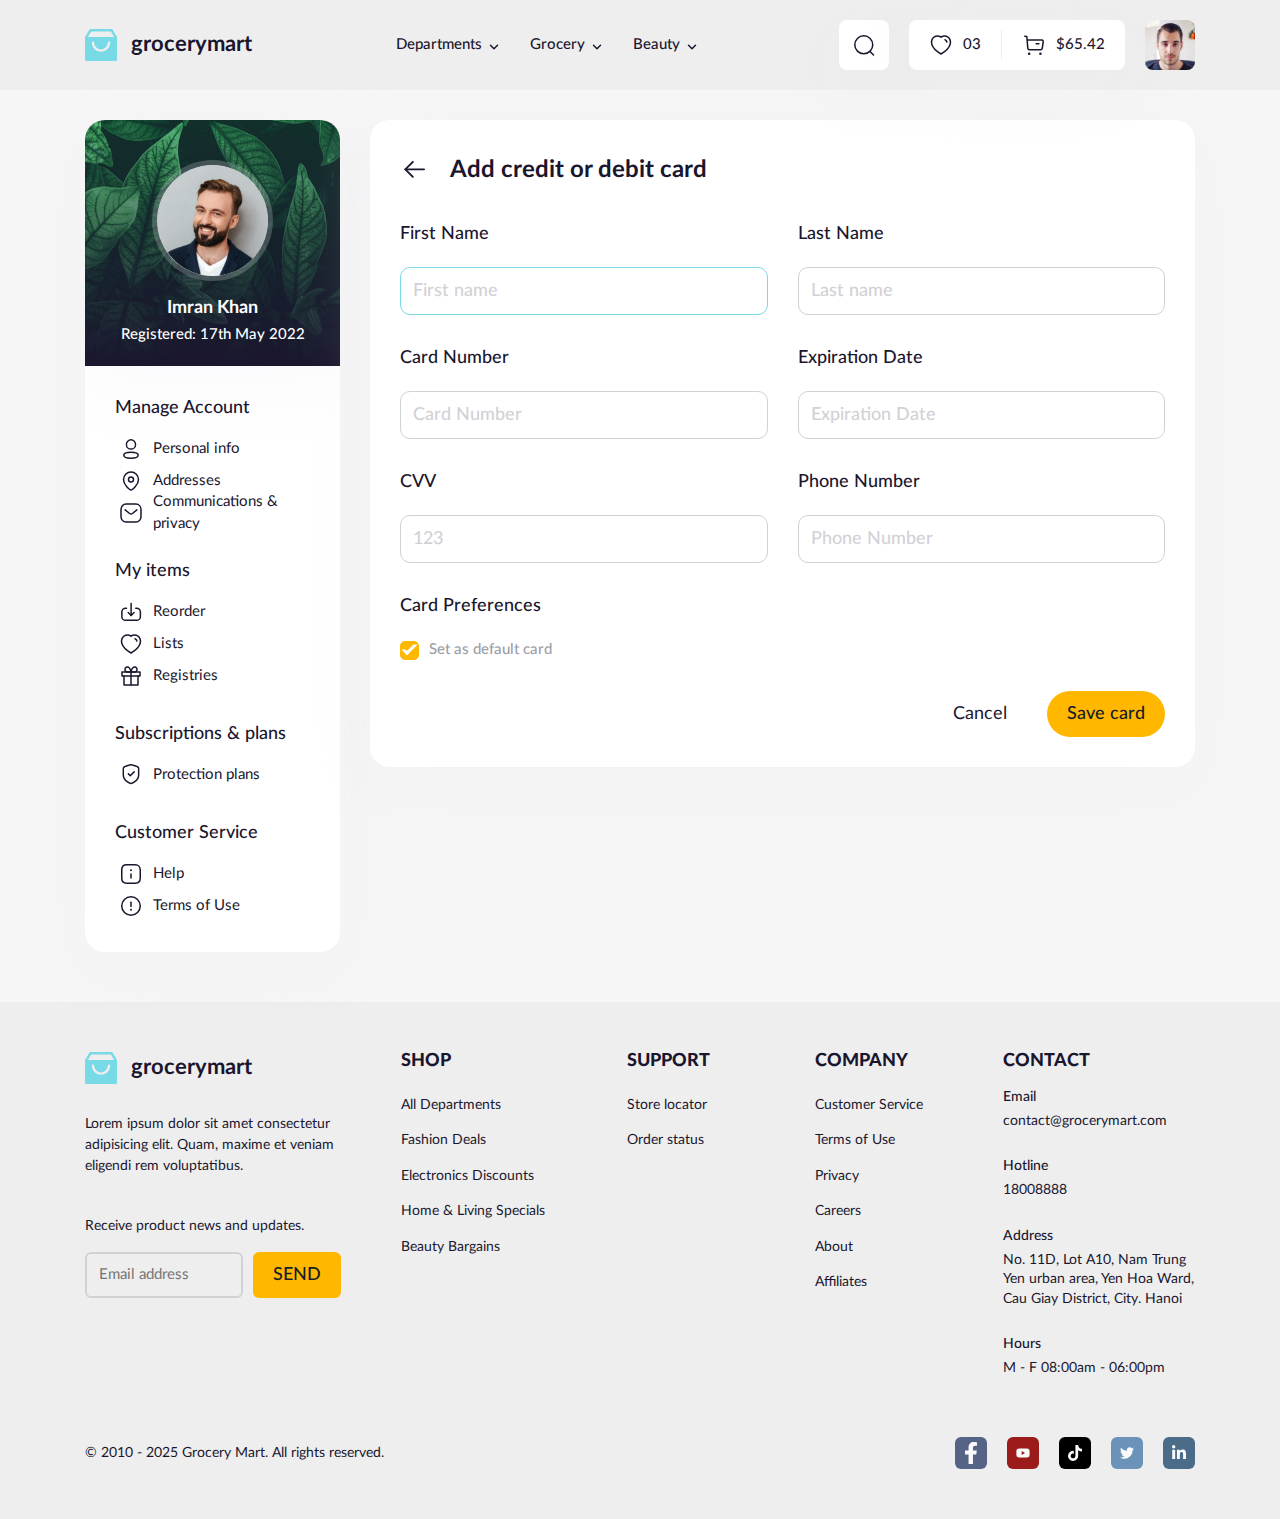
<file: add-new-card.html>
<!DOCTYPE html>
<html lang="en">
    <head>
        <meta charset="UTF-8" />
        <meta name="viewport" content="width=device-width, initial-scale=1.0" />
        <title>Add new card | Grocery Mart</title>

        <!-- Favicon -->
        <link rel="apple-touch-icon" sizes="76x76" href="./assets/favicon/apple-touch-icon.png" />
        <link rel="icon" type="image/png" sizes="32x32" href="./assets/favicon/favicon-32x32.png" />
        <link rel="icon" type="image/png" sizes="16x16" href="./assets/favicon/favicon-16x16.png" />
        <link rel="manifest" href="./assets/favicon/site.webmanifest" />
        <meta name="msapplication-TileColor" content="#da532c" />
        <meta name="theme-color" content="#ffffff" />

        <!-- Fonts -->
        <link rel="stylesheet" href="./assets/fonts/stylesheet.css" />

        <!-- Styles -->
        <link rel="stylesheet" href="./assets/css/main.css" />

        <!-- Scripts -->
        <script src="./assets/js/scripts.js"></script>
    </head>
    <body>
        <!-- Header -->
        <header id="header" class="header"></header>
        <script>
            load("#header", "./templates/header-logined.html");
        </script>

        <!-- MAIN -->
        <main class="profile">
            <div class="container">
                <!-- Search bar -->
                <div class="profile-container">
                    <div class="search-bar d-none d-md-flex">
                        <input type="text" name="" id="" placeholder="Search for item" class="search-bar__input" />
                        <button class="search-bar__submit">
                            <img src="./assets/icons/search.svg" alt="" class="search-bar__icon icon" />
                        </button>
                    </div>
                </div>

                <!-- Profile content -->
                <div class="profile-container">
                    <div class="row gy-md-3">
                        <div class="col-3 col-xl-4 d-lg-none">
                            <aside class="profile__sidebar">
                                <!-- User -->
                                <div class="profile-user">
                                    <img src="./assets/img/avatar/avatar-3.png" alt="" class="profile-user__avatar" />
                                    <h1 class="profile-user__name">Imran Khan</h1>
                                    <p class="profile-user__desc">Registered: 17th May 2022</p>
                                </div>

                                <!-- Menu 1 -->
                                <div class="profile-menu">
                                    <h3 class="profile-menu__title">Manage Account</h3>
                                    <ul class="profile-menu__list">
                                        <li>
                                            <a href="./edit-personal-info.html" class="profile-menu__link">
                                                <span class="profile-menu__icon">
                                                    <img src="./assets/icons/profile.svg" alt="" class="icon" />
                                                </span>
                                                Personal info
                                            </a>
                                        </li>
                                        <li>
                                            <a href="#!" class="profile-menu__link">
                                                <span class="profile-menu__icon">
                                                    <img src="./assets/icons/location.svg" alt="" class="icon" />
                                                </span>
                                                Addresses
                                            </a>
                                        </li>
                                        <li>
                                            <a href="#!" class="profile-menu__link">
                                                <span class="profile-menu__icon">
                                                    <img src="./assets/icons/message-2.svg" alt="" class="icon" />
                                                </span>
                                                Communications & privacy
                                            </a>
                                        </li>
                                    </ul>
                                </div>

                                <!-- Menu 2 -->
                                <div class="profile-menu">
                                    <h3 class="profile-menu__title">My items</h3>
                                    <ul class="profile-menu__list">
                                        <li>
                                            <a href="#!" class="profile-menu__link">
                                                <span class="profile-menu__icon">
                                                    <img src="./assets/icons/download.svg" alt="" class="icon" />
                                                </span>
                                                Reorder
                                            </a>
                                        </li>
                                        <li>
                                            <a href="#!" class="profile-menu__link">
                                                <span class="profile-menu__icon">
                                                    <img src="./assets/icons/heart.svg" alt="" class="icon" />
                                                </span>
                                                Lists
                                            </a>
                                        </li>
                                        <li>
                                            <a href="#!" class="profile-menu__link">
                                                <span class="profile-menu__icon">
                                                    <img src="./assets/icons/gift-2.svg" alt="" class="icon" />
                                                </span>
                                                Registries
                                            </a>
                                        </li>
                                    </ul>
                                </div>

                                <!-- Menu 3 -->
                                <div class="profile-menu">
                                    <h3 class="profile-menu__title">Subscriptions & plans</h3>
                                    <ul class="profile-menu__list">
                                        <li>
                                            <a href="#!" class="profile-menu__link">
                                                <span class="profile-menu__icon">
                                                    <img src="./assets/icons/shield.svg" alt="" class="icon" />
                                                </span>
                                                Protection plans
                                            </a>
                                        </li>
                                    </ul>
                                </div>

                                <!-- Menu 4 -->
                                <div class="profile-menu">
                                    <h3 class="profile-menu__title">Customer Service</h3>
                                    <ul class="profile-menu__list">
                                        <li>
                                            <a href="#!" class="profile-menu__link">
                                                <span class="profile-menu__icon">
                                                    <img src="./assets/icons/info.svg" alt="" class="icon" />
                                                </span>
                                                Help
                                            </a>
                                        </li>
                                        <li>
                                            <a href="#!" class="profile-menu__link">
                                                <span class="profile-menu__icon">
                                                    <img src="./assets/icons/danger.svg" alt="" class="icon" />
                                                </span>
                                                Terms of Use
                                            </a>
                                        </li>
                                    </ul>
                                </div>
                            </aside>
                        </div>
                        <div class="col-9 col-xl-8 col-lg-12">
                            <div class="cart-info">
                                <div class="row gy-3">
                                    <div class="col-12">
                                        <h2 class="cart-info__heading">
                                            <a href="./profile.html">
                                                <img
                                                    src="./assets/icons/arrow-left.svg"
                                                    alt=""
                                                    class="icon cart-info__back-arrow"
                                                />
                                            </a>
                                            Add credit or debit card
                                        </h2>

                                        <form action="./profile.html" class="form form-card">
                                            <!-- Form row 1 -->
                                            <div class="form__row">
                                                <div class="form__group">
                                                    <label for="first-name" class="form__label form-card__label">
                                                        First Name
                                                    </label>
                                                    <div class="form__text-input">
                                                        <input
                                                            type="text"
                                                            name=""
                                                            id="first-name"
                                                            placeholder="First name"
                                                            class="form__input"
                                                            required
                                                            autofocus
                                                        />
                                                        <img
                                                            src="./assets/icons/form-error.svg"
                                                            alt=""
                                                            class="form__input-icon-error"
                                                        />
                                                    </div>
                                                    <p class="form__error">Please enter your first name</p>
                                                </div>
                                                <div class="form__group">
                                                    <label for="last-name" class="form__label form-card__label">
                                                        Last Name
                                                    </label>
                                                    <div class="form__text-input">
                                                        <input
                                                            type="text"
                                                            name=""
                                                            id="last-name"
                                                            placeholder="Last name"
                                                            class="form__input"
                                                            required
                                                        />
                                                        <img
                                                            src="./assets/icons/form-error.svg"
                                                            alt=""
                                                            class="form__input-icon-error"
                                                        />
                                                    </div>
                                                    <p class="form__error">Please enter your last name</p>
                                                </div>
                                            </div>

                                            <!-- Form row 2 -->
                                            <div class="form__row">
                                                <div class="form__group">
                                                    <label for="card-number" class="form__label form-card__label">
                                                        Card Number
                                                    </label>
                                                    <div class="form__text-input">
                                                        <input
                                                            type="text"
                                                            name=""
                                                            id="card-number"
                                                            placeholder="Card Number"
                                                            class="form__input"
                                                            required
                                                        />
                                                        <img
                                                            src="./assets/icons/form-error.svg"
                                                            alt=""
                                                            class="form__input-icon-error"
                                                        />
                                                    </div>
                                                    <p class="form__error">Please enter a valid card number</p>
                                                </div>
                                                <div class="form__group">
                                                    <label for="expiration-date" class="form__label form-card__label">
                                                        Expiration Date
                                                    </label>
                                                    <div class="form__text-input">
                                                        <input
                                                            type="text"
                                                            name=""
                                                            id="expiration-date"
                                                            placeholder="Expiration Date"
                                                            class="form__input"
                                                            required
                                                        />
                                                        <img
                                                            src="./assets/icons/form-error.svg"
                                                            alt=""
                                                            class="form__input-icon-error"
                                                        />
                                                    </div>
                                                    <p class="form__error">Please enter a valid expiration date</p>
                                                </div>
                                            </div>

                                            <!-- Form row 3 -->
                                            <div class="form__row">
                                                <div class="form__group">
                                                    <label for="card-cvv" class="form__label form-card__label">
                                                        CVV
                                                    </label>
                                                    <div class="form__text-input">
                                                        <input
                                                            type="text"
                                                            name=""
                                                            id="card-cvv"
                                                            placeholder="123"
                                                            class="form__input"
                                                            required
                                                        />
                                                        <img
                                                            src="./assets/icons/form-error.svg"
                                                            alt=""
                                                            class="form__input-icon-error"
                                                        />
                                                    </div>
                                                    <p class="form__error">Please enter a valid CVV</p>
                                                </div>
                                                <div class="form__group">
                                                    <label for="phone-number" class="form__label form-card__label">
                                                        Phone Number
                                                    </label>
                                                    <div class="form__text-input">
                                                        <input
                                                            type="text"
                                                            name=""
                                                            id="phone-number"
                                                            placeholder="Phone Number"
                                                            class="form__input"
                                                            required
                                                        />
                                                        <img
                                                            src="./assets/icons/form-error.svg"
                                                            alt=""
                                                            class="form__input-icon-error"
                                                        />
                                                    </div>
                                                    <p class="form__error">Please enter a valid phone number</p>
                                                </div>
                                            </div>

                                            <div class="form__group">
                                                <label for="set-default-card" class="form__label form-card__label">
                                                    Card Preferences
                                                </label>
                                                <label class="form__checkbox">
                                                    <input
                                                        type="checkbox"
                                                        name=""
                                                        id="set-default-card"
                                                        checked
                                                        class="form__checkbox-input d-none"
                                                    />
                                                    <span class="form__checkbox-label">Set as default card</span>
                                                </label>
                                            </div>

                                            <div class="form-card__bottom">
                                                <a class="btn btn--text" href="./profile.html">Cancel</a>
                                                <button class="btn btn--primary btn--rounded">Save card</button>
                                            </div>
                                        </form>
                                    </div>
                                </div>
                            </div>
                        </div>
                    </div>
                </div>
            </div>
        </main>

        <!-- Footer -->
        <footer id="footer" class="footer"></footer>
        <script>
            load("#footer", "./templates/footer.html");
        </script>

        <!-- Modal: confirm remove shopping cart item -->
        <div id="delete-confirm" class="modal modal--small hide">
            <div class="modal__content">
                <p class="modal__text">Do you want to remove this item from shopping cart?</p>
                <div class="modal__bottom">
                    <button class="btn btn--small btn--outline modal__btn js-toggle" toggle-target="#delete-confirm">
                        Cancel
                    </button>
                    <button
                        class="btn btn--small btn--danger btn--primary modal__btn btn--no-margin js-toggle"
                        toggle-target="#delete-confirm"
                    >
                        Delete
                    </button>
                </div>
            </div>
            <div class="modal__overlay js-toggle" toggle-target="#delete-confirm"></div>
        </div>
    </body>
</html>
</file>
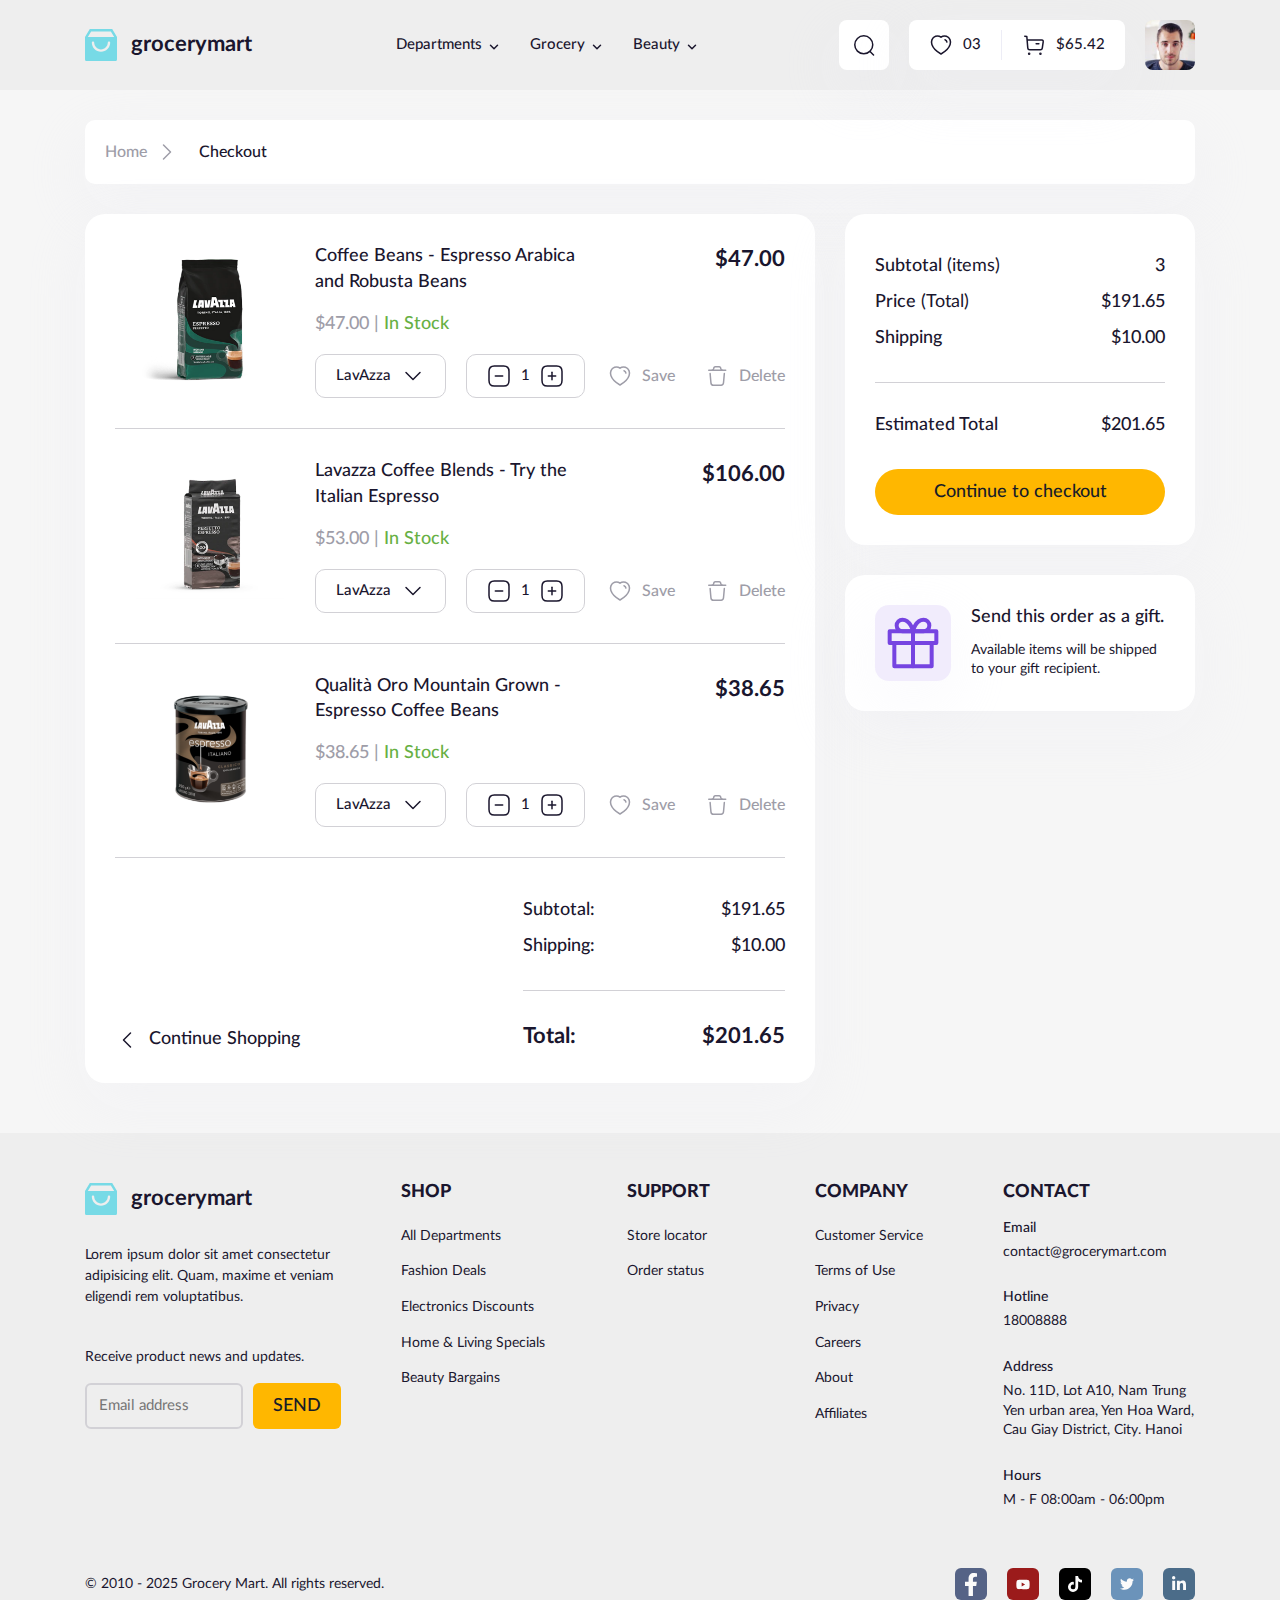
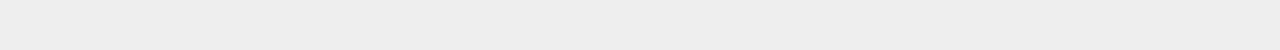
<file: checkout.html>
<!DOCTYPE html>
<html lang="en">
    <head>
        <meta charset="UTF-8" />
        <meta name="viewport" content="width=device-width, initial-scale=1.0" />
        <title>Checkout | Grocery Mart</title>

        <!-- Favicon -->
        <link rel="apple-touch-icon" sizes="76x76" href="./assets/favicon/apple-touch-icon.png" />
        <link rel="icon" type="image/png" sizes="32x32" href="./assets/favicon/favicon-32x32.png" />
        <link rel="icon" type="image/png" sizes="16x16" href="./assets/favicon/favicon-16x16.png" />
        <link rel="manifest" href="./assets/favicon/site.webmanifest" />
        <meta name="msapplication-TileColor" content="#da532c" />
        <meta name="theme-color" content="#ffffff" />

        <!-- Fonts -->
        <link rel="stylesheet" href="./assets/fonts/stylesheet.css" />

        <!-- Styles -->
        <link rel="stylesheet" href="./assets/css/main.css" />

        <!-- Scripts -->
        <script src="./assets/js/scripts.js"></script>
    </head>
    <body>
        <!-- Header -->
        <header id="header" class="header"></header>
        <script>
            load("#header", "./templates/header-logined.html");
        </script>

        <!-- MAIN -->
        <main class="checkout-page">
            <div class="container">
                <!-- Search bar -->
                <div class="checkout-container">
                    <div class="search-bar d-none d-md-flex">
                        <input type="text" name="" id="" placeholder="Search for item" class="search-bar__input" />
                        <button class="search-bar__submit">
                            <img src="./assets/icons/search.svg" alt="" class="search-bar__icon icon" />
                        </button>
                    </div>
                </div>

                <!-- Breadcrumbs -->
                <div class="checkout-container">
                    <ul class="breadcrumbs checkout-page__breadcrumbs">
                        <li>
                            <a href="./" class="breadcrumbs__link">
                                Home
                                <img src="./assets/icons/arrow-right.svg" alt="" />
                            </a>
                        </li>
                        <li>
                            <a href="#!" class="breadcrumbs__link breadcrumbs__link--current">Checkout</a>
                        </li>
                    </ul>
                </div>

                <!-- Checkout content -->
                <div class="checkout-container">
                    <div class="row gy-xl-3">
                        <div class="col-8 col-xl-12">
                            <div class="cart-info">
                                <div class="cart-info__list">
                                    <!-- Cart item 1 -->
                                    <article class="cart-item">
                                        <a href="./product-detail.html">
                                            <img
                                                src="./assets/img/product/item-1.png"
                                                alt=""
                                                class="cart-item__thumb"
                                            />
                                        </a>
                                        <div class="cart-item__content">
                                            <div class="cart-item__content-left">
                                                <h3 class="cart-item__title">
                                                    <a href="./product-detail.html">
                                                        Coffee Beans - Espresso Arabica and Robusta Beans
                                                    </a>
                                                </h3>
                                                <p class="cart-item__price-wrap">
                                                    $47.00 | <span class="cart-item__status">In Stock</span>
                                                </p>
                                                <div class="cart-item__ctrl cart-item__ctrl--md-block">
                                                    <div class="cart-item__input">
                                                        LavAzza
                                                        <img
                                                            class="icon"
                                                            src="./assets/icons/arrow-down-2.svg"
                                                            alt=""
                                                        />
                                                    </div>
                                                    <div class="cart-item__input">
                                                        <button class="cart-item__input-btn">
                                                            <img class="icon" src="./assets/icons/minus.svg" alt="" />
                                                        </button>
                                                        <span>1</span>
                                                        <button class="cart-item__input-btn">
                                                            <img class="icon" src="./assets/icons/plus.svg" alt="" />
                                                        </button>
                                                    </div>
                                                </div>
                                            </div>
                                            <div class="cart-item__content-right">
                                                <p class="cart-item__total-price">$47.00</p>
                                                <div class="cart-item__ctrl">
                                                    <button class="cart-item__ctrl-btn">
                                                        <img src="./assets/icons/heart-2.svg" alt="" />
                                                        Save
                                                    </button>
                                                    <button
                                                        class="cart-item__ctrl-btn js-toggle"
                                                        toggle-target="#delete-confirm"
                                                    >
                                                        <img src="./assets/icons/trash.svg" alt="" />
                                                        Delete
                                                    </button>
                                                </div>
                                            </div>
                                        </div>
                                    </article>

                                    <!-- Cart item 2 -->
                                    <article class="cart-item">
                                        <a href="./product-detail.html">
                                            <img
                                                src="./assets/img/product/item-2.png"
                                                alt=""
                                                class="cart-item__thumb"
                                            />
                                        </a>
                                        <div class="cart-item__content">
                                            <div class="cart-item__content-left">
                                                <h3 class="cart-item__title">
                                                    <a href="./product-detail.html">
                                                        Lavazza Coffee Blends - Try the Italian Espresso
                                                    </a>
                                                </h3>
                                                <p class="cart-item__price-wrap">
                                                    $53.00 | <span class="cart-item__status">In Stock</span>
                                                </p>
                                                <div class="cart-item__ctrl cart-item__ctrl--md-block">
                                                    <div class="cart-item__input">
                                                        LavAzza
                                                        <img
                                                            class="icon"
                                                            src="./assets/icons/arrow-down-2.svg"
                                                            alt=""
                                                        />
                                                    </div>
                                                    <div class="cart-item__input">
                                                        <button class="cart-item__input-btn">
                                                            <img class="icon" src="./assets/icons/minus.svg" alt="" />
                                                        </button>
                                                        <span>1</span>
                                                        <button class="cart-item__input-btn">
                                                            <img class="icon" src="./assets/icons/plus.svg" alt="" />
                                                        </button>
                                                    </div>
                                                </div>
                                            </div>
                                            <div class="cart-item__content-right">
                                                <p class="cart-item__total-price">$106.00</p>
                                                <div class="cart-item__ctrl">
                                                    <button class="cart-item__ctrl-btn">
                                                        <img src="./assets/icons/heart-2.svg" alt="" />
                                                        Save
                                                    </button>
                                                    <button
                                                        class="cart-item__ctrl-btn js-toggle"
                                                        toggle-target="#delete-confirm"
                                                    >
                                                        <img src="./assets/icons/trash.svg" alt="" />
                                                        Delete
                                                    </button>
                                                </div>
                                            </div>
                                        </div>
                                    </article>

                                    <!-- Cart item 3 -->
                                    <article class="cart-item">
                                        <a href="./product-detail.html">
                                            <img
                                                src="./assets/img/product/item-3.png"
                                                alt=""
                                                class="cart-item__thumb"
                                            />
                                        </a>
                                        <div class="cart-item__content">
                                            <div class="cart-item__content-left">
                                                <h3 class="cart-item__title">
                                                    <a href="./product-detail.html">
                                                        Qualità Oro Mountain Grown - Espresso Coffee Beans
                                                    </a>
                                                </h3>
                                                <p class="cart-item__price-wrap">
                                                    $38.65 | <span class="cart-item__status">In Stock</span>
                                                </p>
                                                <div class="cart-item__ctrl cart-item__ctrl--md-block">
                                                    <div class="cart-item__input">
                                                        LavAzza
                                                        <img
                                                            class="icon"
                                                            src="./assets/icons/arrow-down-2.svg"
                                                            alt=""
                                                        />
                                                    </div>
                                                    <div class="cart-item__input">
                                                        <button class="cart-item__input-btn">
                                                            <img class="icon" src="./assets/icons/minus.svg" alt="" />
                                                        </button>
                                                        <span>1</span>
                                                        <button class="cart-item__input-btn">
                                                            <img class="icon" src="./assets/icons/plus.svg" alt="" />
                                                        </button>
                                                    </div>
                                                </div>
                                            </div>
                                            <div class="cart-item__content-right">
                                                <p class="cart-item__total-price">$38.65</p>
                                                <div class="cart-item__ctrl">
                                                    <button class="cart-item__ctrl-btn">
                                                        <img src="./assets/icons/heart-2.svg" alt="" />
                                                        Save
                                                    </button>
                                                    <button
                                                        class="cart-item__ctrl-btn js-toggle"
                                                        toggle-target="#delete-confirm"
                                                    >
                                                        <img src="./assets/icons/trash.svg" alt="" />
                                                        Delete
                                                    </button>
                                                </div>
                                            </div>
                                        </div>
                                    </article>
                                </div>
                                <div class="cart-info__bottom d-md-none">
                                    <div class="row">
                                        <div class="col-8 col-xxl-7">
                                            <div class="cart-info__continue">
                                                <a href="./" class="cart-info__continue-link">
                                                    <img
                                                        class="cart-info__continue-icon icon"
                                                        src="./assets/icons/arrow-down-2.svg"
                                                        alt=""
                                                    />
                                                    Continue Shopping
                                                </a>
                                            </div>
                                        </div>
                                        <div class="col-4 col-xxl-5">
                                            <div class="cart-info__row">
                                                <span>Subtotal:</span>
                                                <span>$191.65</span>
                                            </div>
                                            <div class="cart-info__row">
                                                <span>Shipping:</span>
                                                <span>$10.00</span>
                                            </div>
                                            <div class="cart-info__separate"></div>
                                            <div class="cart-info__row cart-info__row--bold">
                                                <span>Total:</span>
                                                <span>$201.65</span>
                                            </div>
                                        </div>
                                    </div>
                                </div>
                            </div>
                        </div>
                        <div class="col-4 col-xl-12">
                            <div class="cart-info">
                                <div class="cart-info__row">
                                    <span>Subtotal <span class="cart-info__sub-label">(items)</span></span>
                                    <span>3</span>
                                </div>
                                <div class="cart-info__row">
                                    <span>Price <span class="cart-info__sub-label">(Total)</span></span>
                                    <span>$191.65</span>
                                </div>
                                <div class="cart-info__row">
                                    <span>Shipping</span>
                                    <span>$10.00</span>
                                </div>
                                <div class="cart-info__separate"></div>
                                <div class="cart-info__row">
                                    <span>Estimated Total</span>
                                    <span>$201.65</span>
                                </div>
                                <a href="./shipping.html" class="cart-info__next-btn btn btn--primary btn--rounded">
                                    Continue to checkout
                                </a>
                            </div>
                            <div class="cart-info">
                                <a href="#!">
                                    <article class="gift-item">
                                        <div class="gift-item__icon-wrap">
                                            <img src="./assets/icons/gift.svg" alt="" class="gift-item__icon" />
                                        </div>
                                        <div class="gift-item__content">
                                            <h3 class="gift-item__title">Send this order as a gift.</h3>
                                            <p class="gift-item__desc">
                                                Available items will be shipped to your gift recipient.
                                            </p>
                                        </div>
                                    </article>
                                </a>
                            </div>
                        </div>
                    </div>
                </div>
            </div>
        </main>

        <!-- Footer -->
        <footer id="footer" class="footer"></footer>
        <script>
            load("#footer", "./templates/footer.html");
        </script>

        <!-- Modal: confirm remove shopping cart item -->
        <div id="delete-confirm" class="modal modal--small hide">
            <div class="modal__content">
                <p class="modal__text">Do you want to remove this item from shopping cart?</p>
                <div class="modal__bottom">
                    <button class="btn btn--small btn--outline modal__btn js-toggle" toggle-target="#delete-confirm">
                        Cancel
                    </button>
                    <button
                        class="btn btn--small btn--danger btn--primary modal__btn btn--no-margin js-toggle"
                        toggle-target="#delete-confirm"
                    >
                        Delete
                    </button>
                </div>
            </div>
            <div class="modal__overlay js-toggle" toggle-target="#delete-confirm"></div>
        </div>
    </body>
</html>
</file>
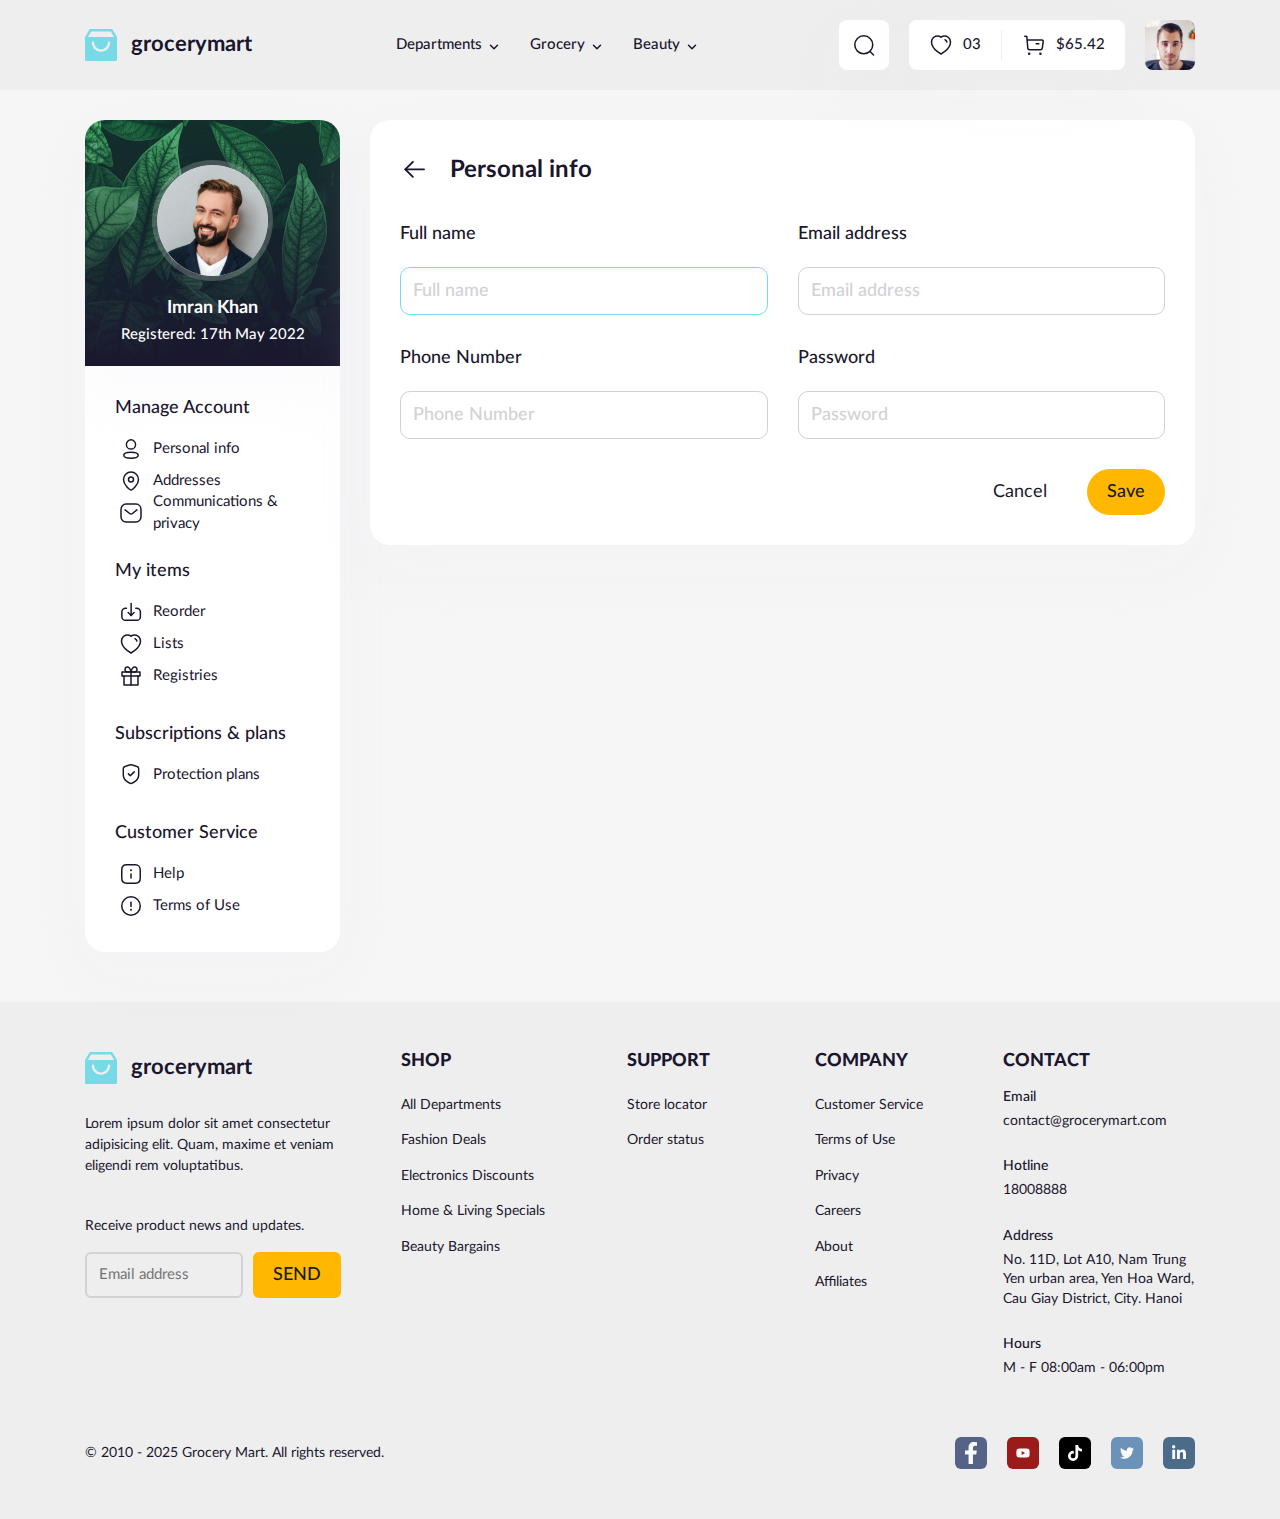
<file: edit-personal-info.html>
<!DOCTYPE html>
<html lang="en">
    <head>
        <meta charset="UTF-8" />
        <meta name="viewport" content="width=device-width, initial-scale=1.0" />
        <title>Edit personal info | Grocery Mart</title>

        <!-- Favicon -->
        <link rel="apple-touch-icon" sizes="76x76" href="./assets/favicon/apple-touch-icon.png" />
        <link rel="icon" type="image/png" sizes="32x32" href="./assets/favicon/favicon-32x32.png" />
        <link rel="icon" type="image/png" sizes="16x16" href="./assets/favicon/favicon-16x16.png" />
        <link rel="manifest" href="./assets/favicon/site.webmanifest" />
        <meta name="msapplication-TileColor" content="#da532c" />
        <meta name="theme-color" content="#ffffff" />

        <!-- Fonts -->
        <link rel="stylesheet" href="./assets/fonts/stylesheet.css" />

        <!-- Styles -->
        <link rel="stylesheet" href="./assets/css/main.css" />

        <!-- Scripts -->
        <script src="./assets/js/scripts.js"></script>
    </head>
    <body>
        <!-- Header -->
        <header id="header" class="header"></header>
        <script>
            load("#header", "./templates/header-logined.html");
        </script>

        <!-- MAIN -->
        <main class="profile">
            <div class="container">
                <!-- Search bar -->
                <div class="profile-container">
                    <div class="search-bar d-none d-md-flex">
                        <input type="text" name="" id="" placeholder="Search for item" class="search-bar__input" />
                        <button class="search-bar__submit">
                            <img src="./assets/icons/search.svg" alt="" class="search-bar__icon icon" />
                        </button>
                    </div>
                </div>

                <!-- Profile content -->
                <div class="profile-container">
                    <div class="row gy-md-3">
                        <div class="col-3 col-xl-4 d-lg-none">
                            <aside class="profile__sidebar">
                                <!-- User -->
                                <div class="profile-user">
                                    <img src="./assets/img/avatar/avatar-3.png" alt="" class="profile-user__avatar" />
                                    <h1 class="profile-user__name">Imran Khan</h1>
                                    <p class="profile-user__desc">Registered: 17th May 2022</p>
                                </div>

                                <!-- Menu 1 -->
                                <div class="profile-menu">
                                    <h3 class="profile-menu__title">Manage Account</h3>
                                    <ul class="profile-menu__list">
                                        <li>
                                            <a href="#!" class="profile-menu__link">
                                                <span class="profile-menu__icon">
                                                    <img src="./assets/icons/profile.svg" alt="" class="icon" />
                                                </span>
                                                Personal info
                                            </a>
                                        </li>
                                        <li>
                                            <a href="#!" class="profile-menu__link">
                                                <span class="profile-menu__icon">
                                                    <img src="./assets/icons/location.svg" alt="" class="icon" />
                                                </span>
                                                Addresses
                                            </a>
                                        </li>
                                        <li>
                                            <a href="#!" class="profile-menu__link">
                                                <span class="profile-menu__icon">
                                                    <img src="./assets/icons/message-2.svg" alt="" class="icon" />
                                                </span>
                                                Communications & privacy
                                            </a>
                                        </li>
                                    </ul>
                                </div>

                                <!-- Menu 2 -->
                                <div class="profile-menu">
                                    <h3 class="profile-menu__title">My items</h3>
                                    <ul class="profile-menu__list">
                                        <li>
                                            <a href="#!" class="profile-menu__link">
                                                <span class="profile-menu__icon">
                                                    <img src="./assets/icons/download.svg" alt="" class="icon" />
                                                </span>
                                                Reorder
                                            </a>
                                        </li>
                                        <li>
                                            <a href="#!" class="profile-menu__link">
                                                <span class="profile-menu__icon">
                                                    <img src="./assets/icons/heart.svg" alt="" class="icon" />
                                                </span>
                                                Lists
                                            </a>
                                        </li>
                                        <li>
                                            <a href="#!" class="profile-menu__link">
                                                <span class="profile-menu__icon">
                                                    <img src="./assets/icons/gift-2.svg" alt="" class="icon" />
                                                </span>
                                                Registries
                                            </a>
                                        </li>
                                    </ul>
                                </div>

                                <!-- Menu 3 -->
                                <div class="profile-menu">
                                    <h3 class="profile-menu__title">Subscriptions & plans</h3>
                                    <ul class="profile-menu__list">
                                        <li>
                                            <a href="#!" class="profile-menu__link">
                                                <span class="profile-menu__icon">
                                                    <img src="./assets/icons/shield.svg" alt="" class="icon" />
                                                </span>
                                                Protection plans
                                            </a>
                                        </li>
                                    </ul>
                                </div>

                                <!-- Menu 4 -->
                                <div class="profile-menu">
                                    <h3 class="profile-menu__title">Customer Service</h3>
                                    <ul class="profile-menu__list">
                                        <li>
                                            <a href="#!" class="profile-menu__link">
                                                <span class="profile-menu__icon">
                                                    <img src="./assets/icons/info.svg" alt="" class="icon" />
                                                </span>
                                                Help
                                            </a>
                                        </li>
                                        <li>
                                            <a href="#!" class="profile-menu__link">
                                                <span class="profile-menu__icon">
                                                    <img src="./assets/icons/danger.svg" alt="" class="icon" />
                                                </span>
                                                Terms of Use
                                            </a>
                                        </li>
                                    </ul>
                                </div>
                            </aside>
                        </div>
                        <div class="col-9 col-xl-8 col-lg-12">
                            <div class="cart-info">
                                <div class="row gy-3">
                                    <div class="col-12">
                                        <h2 class="cart-info__heading">
                                            <a href="./profile.html">
                                                <img
                                                    src="./assets/icons/arrow-left.svg"
                                                    alt=""
                                                    class="icon cart-info__back-arrow"
                                                />
                                            </a>
                                            Personal info
                                        </h2>

                                        <form action="./profile.html" class="form form-card">
                                            <!-- Form row 1 -->
                                            <div class="form__row">
                                                <div class="form__group">
                                                    <label for="full-name" class="form__label form-card__label">
                                                        Full name
                                                    </label>
                                                    <div class="form__text-input">
                                                        <input
                                                            type="text"
                                                            name=""
                                                            id="full-name"
                                                            placeholder="Full name"
                                                            class="form__input"
                                                            required
                                                            autofocus
                                                        />
                                                        <img
                                                            src="./assets/icons/form-error.svg"
                                                            alt=""
                                                            class="form__input-icon-error"
                                                        />
                                                    </div>
                                                    <p class="form__error">Please enter your full name</p>
                                                </div>
                                                <div class="form__group">
                                                    <label for="email-adress" class="form__label form-card__label">
                                                        Email address
                                                    </label>
                                                    <div class="form__text-input">
                                                        <input
                                                            type="text"
                                                            name=""
                                                            id="email-adress"
                                                            placeholder="Email address"
                                                            class="form__input"
                                                            required
                                                        />
                                                        <img
                                                            src="./assets/icons/form-error.svg"
                                                            alt=""
                                                            class="form__input-icon-error"
                                                        />
                                                    </div>
                                                    <p class="form__error">Please enter a valid email address</p>
                                                </div>
                                            </div>

                                            <!-- Form row 2 -->
                                            <div class="form__row">
                                                <div class="form__group">
                                                    <label for="phone-number" class="form__label form-card__label">
                                                        Phone Number
                                                    </label>
                                                    <div class="form__text-input">
                                                        <input
                                                            type="text"
                                                            name=""
                                                            id="phone-number"
                                                            placeholder="Phone Number"
                                                            class="form__input"
                                                            required
                                                        />
                                                        <img
                                                            src="./assets/icons/form-error.svg"
                                                            alt=""
                                                            class="form__input-icon-error"
                                                        />
                                                    </div>
                                                    <p class="form__error">Please enter a valid phone number</p>
                                                </div>
                                                <div class="form__group">
                                                    <label for="passowrd" class="form__label form-card__label">
                                                        Password
                                                    </label>
                                                    <div class="form__text-input">
                                                        <input
                                                            type="password"
                                                            name=""
                                                            id="passowrd"
                                                            placeholder="Password"
                                                            class="form__input"
                                                            required
                                                        />
                                                        <img
                                                            src="./assets/icons/form-error.svg"
                                                            alt=""
                                                            class="form__input-icon-error"
                                                        />
                                                    </div>
                                                    <p class="form__error">Please enter new password</p>
                                                </div>
                                            </div>

                                            <div class="form-card__bottom">
                                                <a class="btn btn--text" href="./profile.html">Cancel</a>
                                                <button class="btn btn--primary btn--rounded">Save</button>
                                            </div>
                                        </form>
                                    </div>
                                </div>
                            </div>
                        </div>
                    </div>
                </div>
            </div>
        </main>

        <!-- Footer -->
        <footer id="footer" class="footer"></footer>
        <script>
            load("#footer", "./templates/footer.html");
        </script>

        <!-- Modal: confirm remove shopping cart item -->
        <div id="delete-confirm" class="modal modal--small hide">
            <div class="modal__content">
                <p class="modal__text">Do you want to remove this item from shopping cart?</p>
                <div class="modal__bottom">
                    <button class="btn btn--small btn--outline modal__btn js-toggle" toggle-target="#delete-confirm">
                        Cancel
                    </button>
                    <button
                        class="btn btn--small btn--danger btn--primary modal__btn btn--no-margin js-toggle"
                        toggle-target="#delete-confirm"
                    >
                        Delete
                    </button>
                </div>
            </div>
            <div class="modal__overlay js-toggle" toggle-target="#delete-confirm"></div>
        </div>
    </body>
</html>
</file>
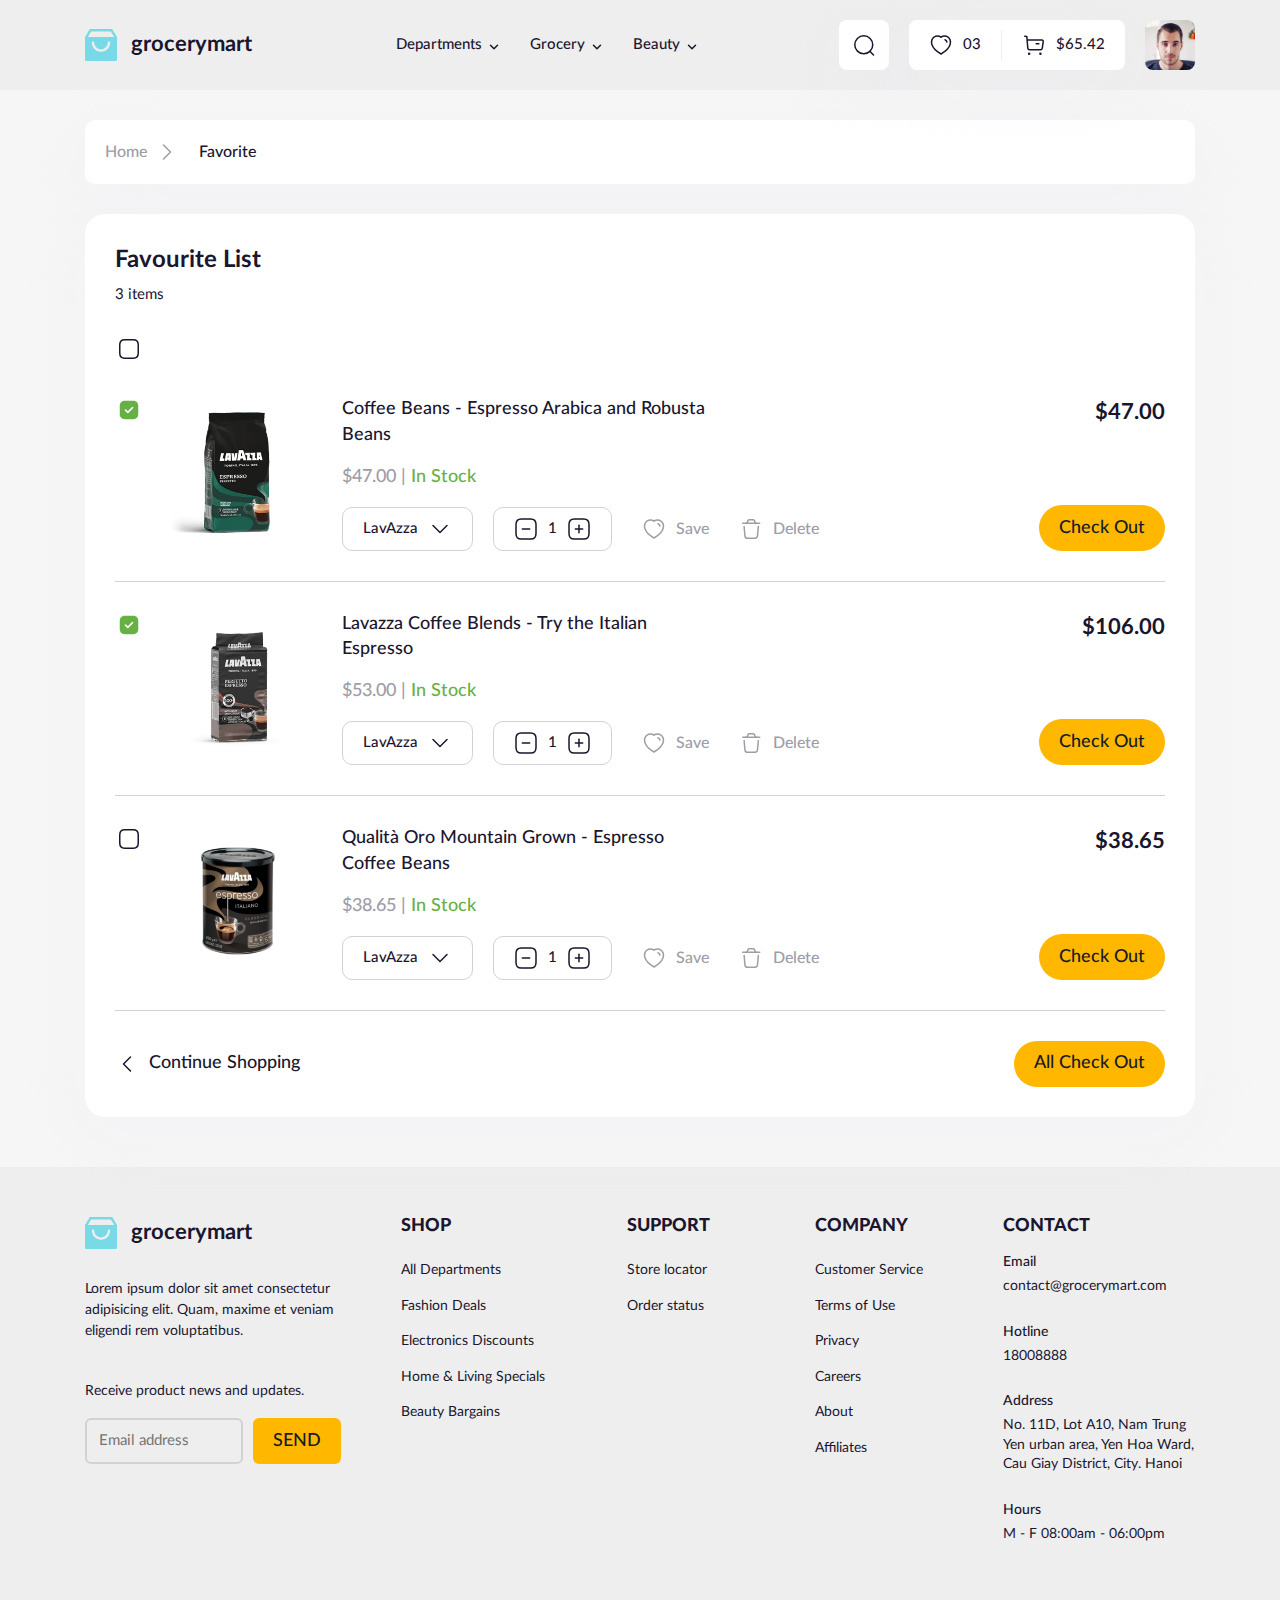
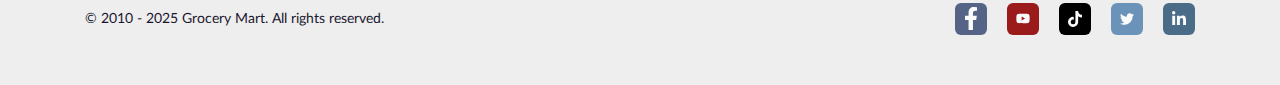
<file: favourite.html>
<!DOCTYPE html>
<html lang="en">
    <head>
        <meta charset="UTF-8" />
        <meta name="viewport" content="width=device-width, initial-scale=1.0" />
        <title>Favourite List | Grocery Mart</title>

        <!-- Favicon -->
        <link rel="apple-touch-icon" sizes="76x76" href="./assets/favicon/apple-touch-icon.png" />
        <link rel="icon" type="image/png" sizes="32x32" href="./assets/favicon/favicon-32x32.png" />
        <link rel="icon" type="image/png" sizes="16x16" href="./assets/favicon/favicon-16x16.png" />
        <link rel="manifest" href="./assets/favicon/site.webmanifest" />
        <meta name="msapplication-TileColor" content="#da532c" />
        <meta name="theme-color" content="#ffffff" />

        <!-- Fonts -->
        <link rel="stylesheet" href="./assets/fonts/stylesheet.css" />

        <!-- Styles -->
        <link rel="stylesheet" href="./assets/css/main.css" />

        <!-- Scripts -->
        <script src="./assets/js/scripts.js"></script>
    </head>
    <body>
        <!-- Header -->
        <header id="header" class="header"></header>
        <script>
            load("#header", "./templates/header-logined.html");
        </script>

        <!-- MAIN -->
        <main class="checkout-page">
            <div class="container">
                <!-- Search bar -->
                <div class="checkout-container">
                    <div class="search-bar d-none d-md-flex">
                        <input type="text" name="" id="" placeholder="Search for item" class="search-bar__input" />
                        <button class="search-bar__submit">
                            <img src="./assets/icons/search.svg" alt="" class="search-bar__icon icon" />
                        </button>
                    </div>
                </div>

                <!-- Breadcrumbs -->
                <div class="checkout-container">
                    <ul class="breadcrumbs checkout-page__breadcrumbs">
                        <li>
                            <a href="./" class="breadcrumbs__link">
                                Home
                                <img src="./assets/icons/arrow-right.svg" alt="" />
                            </a>
                        </li>
                        <li>
                            <a href="#!" class="breadcrumbs__link breadcrumbs__link--current">Favorite</a>
                        </li>
                    </ul>
                </div>

                <!-- Checkout content -->
                <div class="checkout-container">
                    <div class="row gy-xl-3">
                        <div class="col-12">
                            <div class="cart-info">
                                <h1 class="cart-info__heading">Favourite List</h1>
                                <p class="cart-info__desc">3 items</p>
                                <div class="cart-info__check-all">
                                    <label class="cart-info__checkbox">
                                        <input
                                            type="checkbox"
                                            name="shipping-adress"
                                            class="cart-info__checkbox-input"
                                        />
                                    </label>
                                </div>
                                <div class="cart-info__list">
                                    <!-- Cart item 1 -->
                                    <article class="cart-item">
                                        <label class="cart-info__checkbox">
                                            <input
                                                type="checkbox"
                                                name="shipping-adress"
                                                class="cart-info__checkbox-input"
                                                checked
                                            />
                                        </label>
                                        <a href="./product-detail.html">
                                            <img
                                                src="./assets/img/product/item-1.png"
                                                alt=""
                                                class="cart-item__thumb"
                                            />
                                        </a>
                                        <div class="cart-item__content">
                                            <div class="cart-item__content-left">
                                                <h3 class="cart-item__title">
                                                    <a href="./product-detail.html">
                                                        Coffee Beans - Espresso Arabica and Robusta Beans
                                                    </a>
                                                </h3>
                                                <p class="cart-item__price-wrap">
                                                    $47.00 | <span class="cart-item__status">In Stock</span>
                                                </p>
                                                <div class="cart-item__ctrl-wrap">
                                                    <div class="cart-item__ctrl cart-item__ctrl--md-block">
                                                        <div class="cart-item__input">
                                                            LavAzza
                                                            <img
                                                                class="icon"
                                                                src="./assets/icons/arrow-down-2.svg"
                                                                alt=""
                                                            />
                                                        </div>
                                                        <div class="cart-item__input">
                                                            <button class="cart-item__input-btn">
                                                                <img
                                                                    class="icon"
                                                                    src="./assets/icons/minus.svg"
                                                                    alt=""
                                                                />
                                                            </button>
                                                            <span>1</span>
                                                            <button class="cart-item__input-btn">
                                                                <img
                                                                    class="icon"
                                                                    src="./assets/icons/plus.svg"
                                                                    alt=""
                                                                />
                                                            </button>
                                                        </div>
                                                    </div>
                                                    <div class="cart-item__ctrl">
                                                        <button class="cart-item__ctrl-btn">
                                                            <img src="./assets/icons/heart-2.svg" alt="" />
                                                            Save
                                                        </button>
                                                        <button
                                                            class="cart-item__ctrl-btn js-toggle"
                                                            toggle-target="#delete-confirm"
                                                        >
                                                            <img src="./assets/icons/trash.svg" alt="" />
                                                            Delete
                                                        </button>
                                                    </div>
                                                </div>
                                            </div>
                                            <div class="cart-item__content-right">
                                                <p class="cart-item__total-price">$47.00</p>
                                                <button class="cart-item__checkout-btn btn btn--primary btn--rounded">
                                                    Check Out
                                                </button>
                                            </div>
                                        </div>
                                    </article>

                                    <!-- Cart item 2 -->
                                    <article class="cart-item">
                                        <label class="cart-info__checkbox">
                                            <input
                                                type="checkbox"
                                                name="shipping-adress"
                                                class="cart-info__checkbox-input"
                                                checked
                                            />
                                        </label>
                                        <a href="./product-detail.html">
                                            <img
                                                src="./assets/img/product/item-2.png"
                                                alt=""
                                                class="cart-item__thumb"
                                            />
                                        </a>
                                        <div class="cart-item__content">
                                            <div class="cart-item__content-left">
                                                <h3 class="cart-item__title">
                                                    <a href="./product-detail.html">
                                                        Lavazza Coffee Blends - Try the Italian Espresso
                                                    </a>
                                                </h3>
                                                <p class="cart-item__price-wrap">
                                                    $53.00 | <span class="cart-item__status">In Stock</span>
                                                </p>
                                                <div class="cart-item__ctrl-wrap">
                                                    <div class="cart-item__ctrl cart-item__ctrl--md-block">
                                                        <div class="cart-item__input">
                                                            LavAzza
                                                            <img
                                                                class="icon"
                                                                src="./assets/icons/arrow-down-2.svg"
                                                                alt=""
                                                            />
                                                        </div>
                                                        <div class="cart-item__input">
                                                            <button class="cart-item__input-btn">
                                                                <img
                                                                    class="icon"
                                                                    src="./assets/icons/minus.svg"
                                                                    alt=""
                                                                />
                                                            </button>
                                                            <span>1</span>
                                                            <button class="cart-item__input-btn">
                                                                <img
                                                                    class="icon"
                                                                    src="./assets/icons/plus.svg"
                                                                    alt=""
                                                                />
                                                            </button>
                                                        </div>
                                                    </div>
                                                    <div class="cart-item__ctrl">
                                                        <button class="cart-item__ctrl-btn">
                                                            <img src="./assets/icons/heart-2.svg" alt="" />
                                                            Save
                                                        </button>
                                                        <button
                                                            class="cart-item__ctrl-btn js-toggle"
                                                            toggle-target="#delete-confirm"
                                                        >
                                                            <img src="./assets/icons/trash.svg" alt="" />
                                                            Delete
                                                        </button>
                                                    </div>
                                                </div>
                                            </div>
                                            <div class="cart-item__content-right">
                                                <p class="cart-item__total-price">$106.00</p>
                                                <button class="cart-item__checkout-btn btn btn--primary btn--rounded">
                                                    Check Out
                                                </button>
                                            </div>
                                        </div>
                                    </article>

                                    <!-- Cart item 3 -->
                                    <article class="cart-item">
                                        <label class="cart-info__checkbox">
                                            <input
                                                type="checkbox"
                                                name="shipping-adress"
                                                class="cart-info__checkbox-input"
                                            />
                                        </label>
                                        <a href="./product-detail.html">
                                            <img
                                                src="./assets/img/product/item-3.png"
                                                alt=""
                                                class="cart-item__thumb"
                                            />
                                        </a>
                                        <div class="cart-item__content">
                                            <div class="cart-item__content-left">
                                                <h3 class="cart-item__title">
                                                    <a href="./product-detail.html">
                                                        Qualità Oro Mountain Grown - Espresso Coffee Beans
                                                    </a>
                                                </h3>
                                                <p class="cart-item__price-wrap">
                                                    $38.65 | <span class="cart-item__status">In Stock</span>
                                                </p>
                                                <div class="cart-item__ctrl-wrap">
                                                    <div class="cart-item__ctrl cart-item__ctrl--md-block">
                                                        <div class="cart-item__input">
                                                            LavAzza
                                                            <img
                                                                class="icon"
                                                                src="./assets/icons/arrow-down-2.svg"
                                                                alt=""
                                                            />
                                                        </div>
                                                        <div class="cart-item__input">
                                                            <button class="cart-item__input-btn">
                                                                <img
                                                                    class="icon"
                                                                    src="./assets/icons/minus.svg"
                                                                    alt=""
                                                                />
                                                            </button>
                                                            <span>1</span>
                                                            <button class="cart-item__input-btn">
                                                                <img
                                                                    class="icon"
                                                                    src="./assets/icons/plus.svg"
                                                                    alt=""
                                                                />
                                                            </button>
                                                        </div>
                                                    </div>
                                                    <div class="cart-item__ctrl">
                                                        <button class="cart-item__ctrl-btn">
                                                            <img src="./assets/icons/heart-2.svg" alt="" />
                                                            Save
                                                        </button>
                                                        <button
                                                            class="cart-item__ctrl-btn js-toggle"
                                                            toggle-target="#delete-confirm"
                                                        >
                                                            <img src="./assets/icons/trash.svg" alt="" />
                                                            Delete
                                                        </button>
                                                    </div>
                                                </div>
                                            </div>
                                            <div class="cart-item__content-right">
                                                <p class="cart-item__total-price">$38.65</p>
                                                <button class="cart-item__checkout-btn btn btn--primary btn--rounded">
                                                    Check Out
                                                </button>
                                            </div>
                                        </div>
                                    </article>
                                </div>
                                <div class="cart-info__bottom">
                                    <div class="cart-info__row cart-info__row-md--block">
                                        <div class="cart-info__continue">
                                            <a href="./" class="cart-info__continue-link">
                                                <img
                                                    class="cart-info__continue-icon icon"
                                                    src="./assets/icons/arrow-down-2.svg"
                                                    alt=""
                                                />
                                                Continue Shopping
                                            </a>
                                        </div>
                                        <a
                                            href="./checkout.html"
                                            class="cart-info__checkout-all btn btn--primary btn--rounded"
                                        >
                                            All Check Out
                                        </a>
                                    </div>
                                </div>
                            </div>
                        </div>
                    </div>
                </div>
            </div>
        </main>

        <!-- Footer -->
        <footer id="footer" class="footer"></footer>
        <script>
            load("#footer", "./templates/footer.html");
        </script>

        <!-- Modal: confirm remove shopping cart item -->
        <div id="delete-confirm" class="modal modal--small hide">
            <div class="modal__content">
                <p class="modal__text">Do you want to remove this item from shopping cart?</p>
                <div class="modal__bottom">
                    <button class="btn btn--small btn--outline modal__btn js-toggle" toggle-target="#delete-confirm">
                        Cancel
                    </button>
                    <button
                        class="btn btn--small btn--danger btn--primary modal__btn btn--no-margin js-toggle"
                        toggle-target="#delete-confirm"
                    >
                        Delete
                    </button>
                </div>
            </div>
            <div class="modal__overlay js-toggle" toggle-target="#delete-confirm"></div>
        </div>
    </body>
</html>
</file>
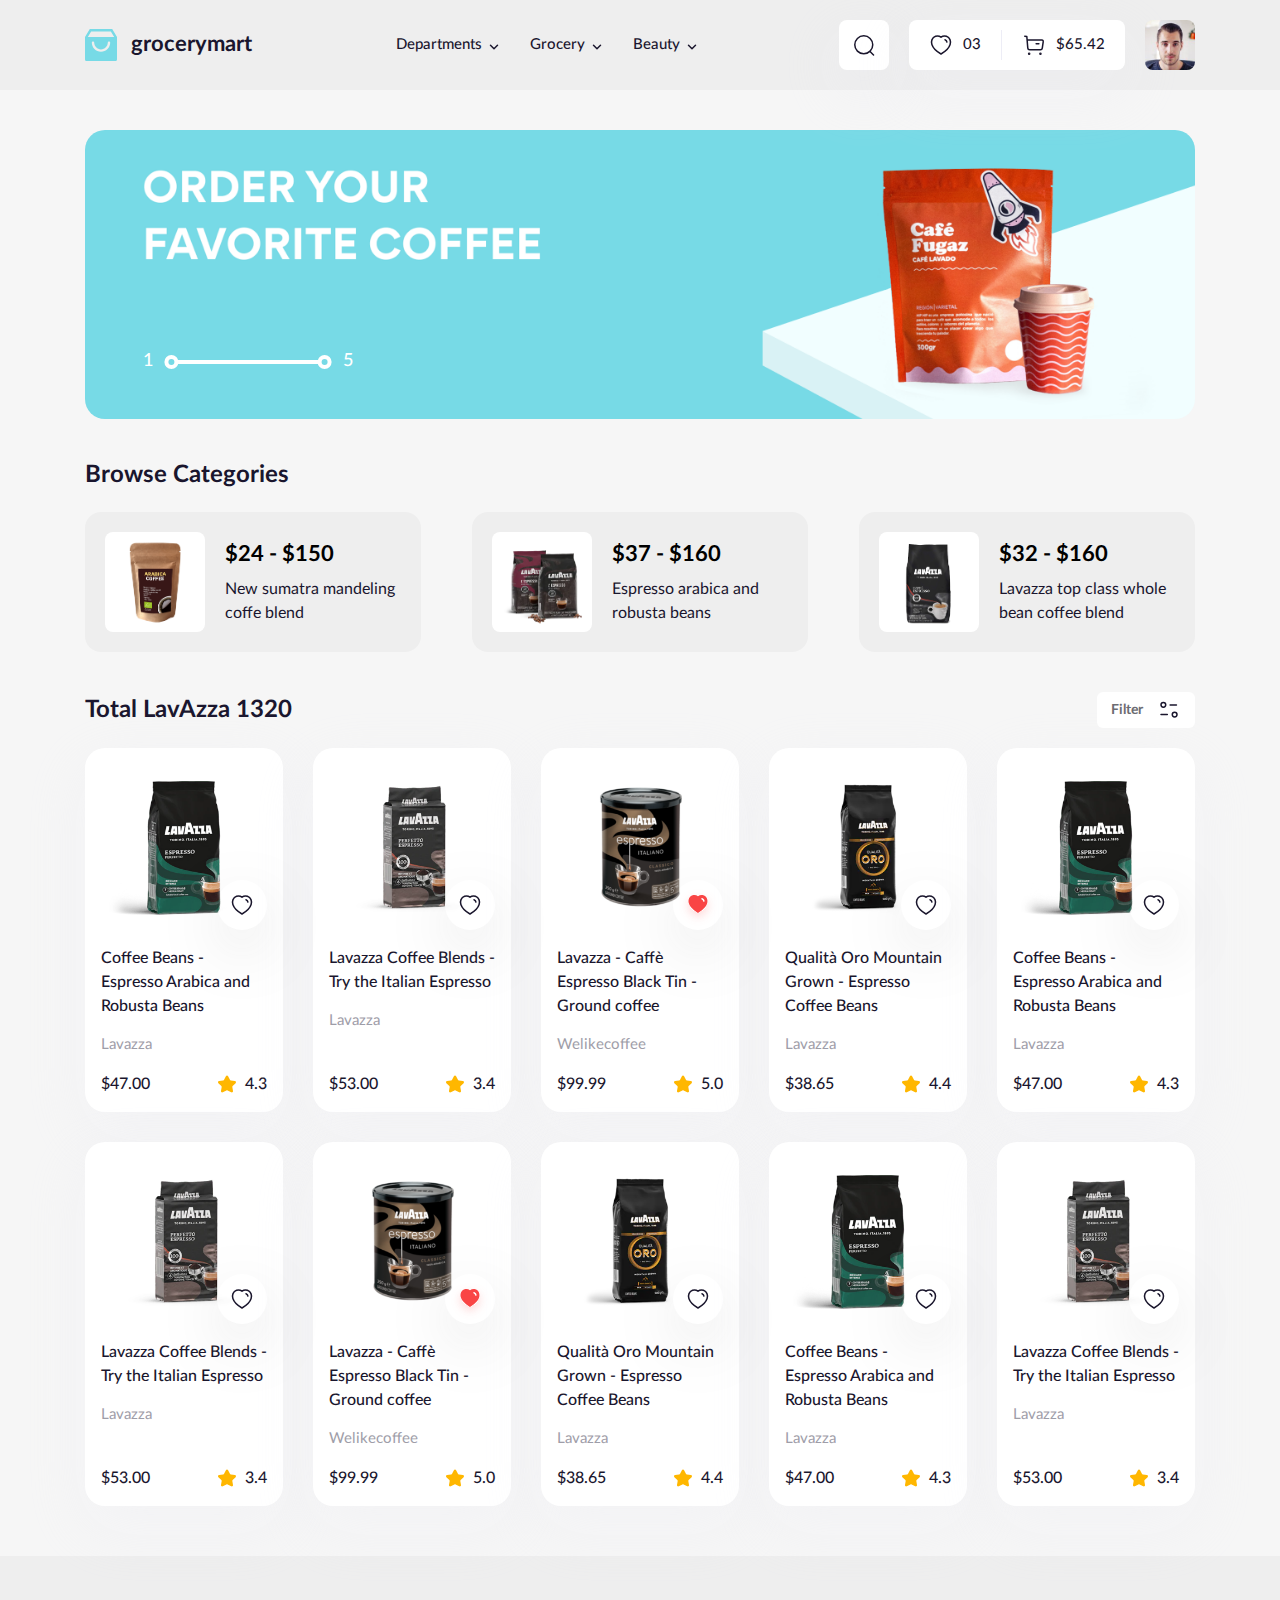
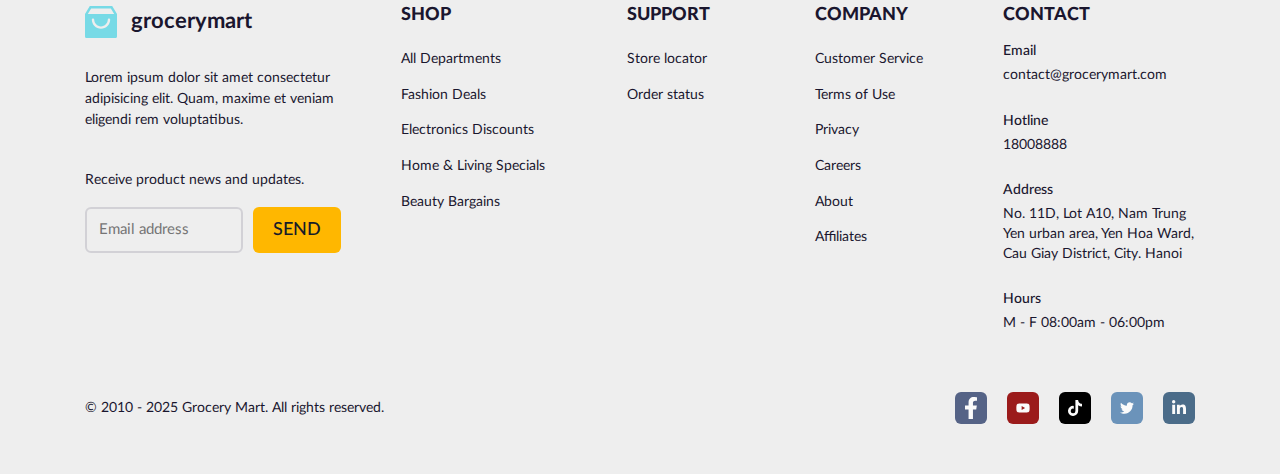
<file: index-logined.html>
<!DOCTYPE html>
<html lang="en">
    <head>
        <meta charset="UTF-8" />
        <meta name="viewport" content="width=device-width, initial-scale=1.0" />
        <title>Grocery Mart</title>

        <!-- Favicon -->
        <link rel="apple-touch-icon" sizes="76x76" href="./assets/favicon/apple-touch-icon.png" />
        <link rel="icon" type="image/png" sizes="32x32" href="./assets/favicon/favicon-32x32.png" />
        <link rel="icon" type="image/png" sizes="16x16" href="./assets/favicon/favicon-16x16.png" />
        <link rel="manifest" href="./assets/favicon/site.webmanifest" />
        <meta name="msapplication-TileColor" content="#da532c" />
        <meta name="theme-color" content="#ffffff" />

        <!-- Fonts -->
        <link rel="stylesheet" href="./assets/fonts/stylesheet.css" />

        <!-- Styles -->
        <link rel="stylesheet" href="./assets/css/main.css" />

        <!-- Scripts -->
        <script src="./assets/js/scripts.js"></script>
    </head>
    <body>
        <!-- Header -->
        <header id="header" class="header"></header>
        <script>
            load("#header", "./templates/header-logined.html");
        </script>

        <!-- MAIN -->
        <main class="container home">
            <!-- Slideshow -->
            <div class="home__container">
                <div class="slideshow">
                    <div class="slideshow__inner">
                        <div class="slideshow__item">
                            <a href="#!" class="slideshow__link">
                                <picture>
                                    <source
                                        media="(max-width: 767.98px)"
                                        srcset="./assets/img/slideshow/item-1-md.png"
                                    />
                                    <img src="./assets/img/slideshow/item-1.png" alt="" class="slideshow__img" />
                                </picture>
                            </a>
                        </div>
                    </div>

                    <div class="slideshow__page">
                        <span class="slideshow__num">1</span>
                        <span class="slideshow__slider"></span>
                        <span class="slideshow__num">5</span>
                    </div>
                </div>
            </div>

            <!-- Browse Categories -->
            <section class="home__container">
                <div class="home__row">
                    <h2 class="home__heading">Browse Categories</h2>
                </div>
                <div class="home__cate row row-cols-3 row-cols-md-1">
                    <!-- Category item 1 -->
                    <div class="col">
                        <a href="#!">
                            <article class="cate-item">
                                <img src="./assets/img/category-item/item-1.png" alt="" class="cate-item__thumb" />
                                <div class="cate-item__info">
                                    <h3 class="cate-item__title">$24 - $150</h3>
                                    <p class="cate-item__desc">New sumatra mandeling coffe blend</p>
                                </div>
                            </article>
                        </a>
                    </div>

                    <!-- Category item 2 -->
                    <div class="col">
                        <a href="#!">
                            <article class="cate-item">
                                <img src="./assets/img/category-item/item-2.png" alt="" class="cate-item__thumb" />
                                <div class="cate-item__info">
                                    <h3 class="cate-item__title">$37 - $160</h3>
                                    <p class="cate-item__desc">Espresso arabica and robusta beans</p>
                                </div>
                            </article>
                        </a>
                    </div>

                    <!-- Category item 3 -->
                    <div class="col">
                        <a href="#!">
                            <article class="cate-item">
                                <img src="./assets/img/category-item/item-3.png" alt="" class="cate-item__thumb" />
                                <div class="cate-item__info">
                                    <h3 class="cate-item__title">$32 - $160</h3>
                                    <p class="cate-item__desc">Lavazza top class whole bean coffee blend</p>
                                </div>
                            </article>
                        </a>
                    </div>
                </div>
            </section>

            <!-- Browse Products -->
            <section class="home__container">
                <div class="home__row">
                    <h2 class="home__heading">Total LavAzza 1320</h2>
                    <div class="filter-wrap">
                        <button class="filter-btn js-toggle" toggle-target="#home-filter">
                            Filter
                            <img src="./assets/icons/filter.svg" alt="" class="filter-btn__icon icon" />
                        </button>

                        <div id="home-filter" class="filter hide">
                            <img src="./assets/icons/arrow-up.png" alt="" class="filter__arrow" />
                            <h3 class="filter__heading">Filter</h3>
                            <form action="" class="filter__form form">
                                <div class="filter__row filter__content">
                                    <!-- Filter column 1 -->
                                    <div class="filter__col">
                                        <label for="" class="form__label">Price</label>
                                        <div class="filter__form-group">
                                            <div
                                                class="filter__form-slider"
                                                style="--min-value: 10%; --max-value: 60%"
                                            ></div>
                                        </div>
                                        <div class="filter__form-group filter__form-group--inline">
                                            <div>
                                                <label for="" class="form__label form__label--small"> Minimum </label>
                                                <div class="filter__form-text-input filter__form-text-input--small">
                                                    <input
                                                        type="text"
                                                        name=""
                                                        id=""
                                                        class="filter__form-input"
                                                        value="$30.00"
                                                    />
                                                </div>
                                            </div>
                                            <div>
                                                <label for="" class="form__label form__label--small"> Maximum </label>
                                                <div class="filter__form-text-input filter__form-text-input--small">
                                                    <input
                                                        type="text"
                                                        name=""
                                                        id=""
                                                        class="filter__form-input"
                                                        value="$100.00"
                                                    />
                                                </div>
                                            </div>
                                        </div>
                                    </div>

                                    <div class="filter__separate"></div>

                                    <!-- Filter column 2 -->
                                    <div class="filter__col">
                                        <label for="" class="form__label">Size/Weight</label>
                                        <div class="filter__form-group">
                                            <div class="form__select-wrap">
                                                <div class="form__select" style="--width: 158px">
                                                    500g
                                                    <img
                                                        src="./assets/icons/select-arrow.svg"
                                                        alt=""
                                                        class="form__select-arrow icon"
                                                    />
                                                </div>
                                                <div class="form__select">
                                                    Gram
                                                    <img
                                                        src="./assets/icons/select-arrow.svg"
                                                        alt=""
                                                        class="form__select-arrow icon"
                                                    />
                                                </div>
                                            </div>
                                        </div>
                                        <div class="filter__form-group">
                                            <div class="form__tags">
                                                <button class="form__tag">Small</button>
                                                <button class="form__tag">Medium</button>
                                                <button class="form__tag">Large</button>
                                            </div>
                                        </div>
                                    </div>

                                    <div class="filter__separate"></div>

                                    <!-- Filter column 3 -->
                                    <div class="filter__col">
                                        <label for="" class="form__label">Brand</label>
                                        <div class="filter__form-group">
                                            <div class="filter__form-text-input">
                                                <input
                                                    type="text"
                                                    name=""
                                                    id=""
                                                    placeholder="Search brand name"
                                                    class="filter__form-input"
                                                />
                                                <img
                                                    src="./assets/icons/search.svg"
                                                    alt=""
                                                    class="filter__form-input-icon icon"
                                                />
                                            </div>
                                        </div>
                                        <div class="filter__form-group">
                                            <div class="form__tags">
                                                <button class="form__tag">Lavazza</button>
                                                <button class="form__tag">Nescafe</button>
                                                <button class="form__tag">Starbucks</button>
                                            </div>
                                        </div>
                                    </div>
                                </div>
                                <div class="filter__row filter__footer">
                                    <button class="btn btn--text filter__cancel js-toggle" toggle-target="#home-filter">
                                        Cancel
                                    </button>
                                    <button
                                        class="btn btn--primary filter__submit js-toggle"
                                        toggle-target="#home-filter"
                                    >
                                        Show Result
                                    </button>
                                </div>
                            </form>
                        </div>
                    </div>
                </div>

                <div class="row row-cols-5 row-cols-lg-2 row-cols-sm-1 g-3">
                    <!-- Product card 1 -->
                    <div class="col">
                        <article class="product-card">
                            <div class="product-card__img-wrap">
                                <a href="./product-detail.html">
                                    <img src="./assets/img/product/item-1.png" alt="" class="product-card__thumb" />
                                </a>
                                <button class="like-btn product-card__like-btn">
                                    <img src="./assets/icons/heart.svg" alt="" class="like-btn__icon icon" />
                                    <img src="./assets/icons/heart-red.svg" alt="" class="like-btn__icon--liked" />
                                </button>
                            </div>
                            <h3 class="product-card__title">
                                <a href="./product-detail.html">Coffee Beans - Espresso Arabica and Robusta Beans</a>
                            </h3>
                            <p class="product-card__brand">Lavazza</p>
                            <div class="product-card__row">
                                <span class="product-card__price">$47.00</span>
                                <img src="./assets/icons/star.svg" alt="" class="product-card__star" />
                                <span class="product-card__score">4.3</span>
                            </div>
                        </article>
                    </div>

                    <!-- Product card 2 -->
                    <div class="col">
                        <article class="product-card">
                            <div class="product-card__img-wrap">
                                <a href="./product-detail.html">
                                    <img src="./assets/img/product/item-2.png" alt="" class="product-card__thumb" />
                                </a>
                                <button class="like-btn product-card__like-btn">
                                    <img src="./assets/icons/heart.svg" alt="" class="like-btn__icon icon" />
                                    <img src="./assets/icons/heart-red.svg" alt="" class="like-btn__icon--liked" />
                                </button>
                            </div>
                            <h3 class="product-card__title">
                                <a href="./product-detail.html">Lavazza Coffee Blends - Try the Italian Espresso</a>
                            </h3>
                            <p class="product-card__brand">Lavazza</p>
                            <div class="product-card__row">
                                <span class="product-card__price">$53.00</span>
                                <img src="./assets/icons/star.svg" alt="" class="product-card__star" />
                                <span class="product-card__score">3.4</span>
                            </div>
                        </article>
                    </div>

                    <!-- Product card 3 -->
                    <div class="col">
                        <article class="product-card">
                            <div class="product-card__img-wrap">
                                <a href="./product-detail.html">
                                    <img src="./assets/img/product/item-3.png" alt="" class="product-card__thumb" />
                                </a>
                                <button class="like-btn like-btn--liked product-card__like-btn">
                                    <img src="./assets/icons/heart.svg" alt="" class="like-btn__icon icon" />
                                    <img src="./assets/icons/heart-red.svg" alt="" class="like-btn__icon--liked" />
                                </button>
                            </div>
                            <h3 class="product-card__title">
                                <a href="./product-detail.html">Lavazza - Caffè Espresso Black Tin - Ground coffee</a>
                            </h3>
                            <p class="product-card__brand">Welikecoffee</p>
                            <div class="product-card__row">
                                <span class="product-card__price">$99.99</span>
                                <img src="./assets/icons/star.svg" alt="" class="product-card__star" />
                                <span class="product-card__score">5.0</span>
                            </div>
                        </article>
                    </div>

                    <!-- Product card 4 -->
                    <div class="col">
                        <article class="product-card">
                            <div class="product-card__img-wrap">
                                <a href="./product-detail.html">
                                    <img src="./assets/img/product/item-4.png" alt="" class="product-card__thumb" />
                                </a>
                                <button class="like-btn product-card__like-btn">
                                    <img src="./assets/icons/heart.svg" alt="" class="like-btn__icon icon" />
                                    <img src="./assets/icons/heart-red.svg" alt="" class="like-btn__icon--liked" />
                                </button>
                            </div>
                            <h3 class="product-card__title">
                                <a href="./product-detail.html">Qualità Oro Mountain Grown - Espresso Coffee Beans</a>
                            </h3>
                            <p class="product-card__brand">Lavazza</p>
                            <div class="product-card__row">
                                <span class="product-card__price">$38.65</span>
                                <img src="./assets/icons/star.svg" alt="" class="product-card__star" />
                                <span class="product-card__score">4.4</span>
                            </div>
                        </article>
                    </div>

                    <!-- Product card 5 -->
                    <div class="col">
                        <article class="product-card">
                            <div class="product-card__img-wrap">
                                <a href="./product-detail.html">
                                    <img src="./assets/img/product/item-1.png" alt="" class="product-card__thumb" />
                                </a>
                                <button class="like-btn product-card__like-btn">
                                    <img src="./assets/icons/heart.svg" alt="" class="like-btn__icon icon" />
                                    <img src="./assets/icons/heart-red.svg" alt="" class="like-btn__icon--liked" />
                                </button>
                            </div>
                            <h3 class="product-card__title">
                                <a href="./product-detail.html">Coffee Beans - Espresso Arabica and Robusta Beans</a>
                            </h3>
                            <p class="product-card__brand">Lavazza</p>
                            <div class="product-card__row">
                                <span class="product-card__price">$47.00</span>
                                <img src="./assets/icons/star.svg" alt="" class="product-card__star" />
                                <span class="product-card__score">4.3</span>
                            </div>
                        </article>
                    </div>

                    <!-- Product card 6 -->
                    <div class="col">
                        <article class="product-card">
                            <div class="product-card__img-wrap">
                                <a href="./product-detail.html">
                                    <img src="./assets/img/product/item-2.png" alt="" class="product-card__thumb" />
                                </a>
                                <button class="like-btn product-card__like-btn">
                                    <img src="./assets/icons/heart.svg" alt="" class="like-btn__icon icon" />
                                    <img src="./assets/icons/heart-red.svg" alt="" class="like-btn__icon--liked" />
                                </button>
                            </div>
                            <h3 class="product-card__title">
                                <a href="./product-detail.html">Lavazza Coffee Blends - Try the Italian Espresso</a>
                            </h3>
                            <p class="product-card__brand">Lavazza</p>
                            <div class="product-card__row">
                                <span class="product-card__price">$53.00</span>
                                <img src="./assets/icons/star.svg" alt="" class="product-card__star" />
                                <span class="product-card__score">3.4</span>
                            </div>
                        </article>
                    </div>

                    <!-- Product card 7 -->
                    <div class="col">
                        <article class="product-card">
                            <div class="product-card__img-wrap">
                                <a href="./product-detail.html">
                                    <img src="./assets/img/product/item-3.png" alt="" class="product-card__thumb" />
                                </a>
                                <button class="like-btn like-btn--liked product-card__like-btn">
                                    <img src="./assets/icons/heart.svg" alt="" class="like-btn__icon icon" />
                                    <img src="./assets/icons/heart-red.svg" alt="" class="like-btn__icon--liked" />
                                </button>
                            </div>
                            <h3 class="product-card__title">
                                <a href="./product-detail.html">Lavazza - Caffè Espresso Black Tin - Ground coffee</a>
                            </h3>
                            <p class="product-card__brand">Welikecoffee</p>
                            <div class="product-card__row">
                                <span class="product-card__price">$99.99</span>
                                <img src="./assets/icons/star.svg" alt="" class="product-card__star" />
                                <span class="product-card__score">5.0</span>
                            </div>
                        </article>
                    </div>

                    <!-- Product card 8 -->
                    <div class="col">
                        <article class="product-card">
                            <div class="product-card__img-wrap">
                                <a href="./product-detail.html">
                                    <img src="./assets/img/product/item-4.png" alt="" class="product-card__thumb" />
                                </a>
                                <button class="like-btn product-card__like-btn">
                                    <img src="./assets/icons/heart.svg" alt="" class="like-btn__icon icon" />
                                    <img src="./assets/icons/heart-red.svg" alt="" class="like-btn__icon--liked" />
                                </button>
                            </div>
                            <h3 class="product-card__title">
                                <a href="./product-detail.html">Qualità Oro Mountain Grown - Espresso Coffee Beans</a>
                            </h3>
                            <p class="product-card__brand">Lavazza</p>
                            <div class="product-card__row">
                                <span class="product-card__price">$38.65</span>
                                <img src="./assets/icons/star.svg" alt="" class="product-card__star" />
                                <span class="product-card__score">4.4</span>
                            </div>
                        </article>
                    </div>

                    <!-- Product card 9 -->
                    <div class="col">
                        <article class="product-card">
                            <div class="product-card__img-wrap">
                                <a href="./product-detail.html">
                                    <img src="./assets/img/product/item-1.png" alt="" class="product-card__thumb" />
                                </a>
                                <button class="like-btn product-card__like-btn">
                                    <img src="./assets/icons/heart.svg" alt="" class="like-btn__icon icon" />
                                    <img src="./assets/icons/heart-red.svg" alt="" class="like-btn__icon--liked" />
                                </button>
                            </div>
                            <h3 class="product-card__title">
                                <a href="./product-detail.html">Coffee Beans - Espresso Arabica and Robusta Beans</a>
                            </h3>
                            <p class="product-card__brand">Lavazza</p>
                            <div class="product-card__row">
                                <span class="product-card__price">$47.00</span>
                                <img src="./assets/icons/star.svg" alt="" class="product-card__star" />
                                <span class="product-card__score">4.3</span>
                            </div>
                        </article>
                    </div>

                    <!-- Product card 10 -->
                    <div class="col">
                        <article class="product-card">
                            <div class="product-card__img-wrap">
                                <a href="./product-detail.html">
                                    <img src="./assets/img/product/item-2.png" alt="" class="product-card__thumb" />
                                </a>
                                <button class="like-btn product-card__like-btn">
                                    <img src="./assets/icons/heart.svg" alt="" class="like-btn__icon icon" />
                                    <img src="./assets/icons/heart-red.svg" alt="" class="like-btn__icon--liked" />
                                </button>
                            </div>
                            <h3 class="product-card__title">
                                <a href="./product-detail.html">Lavazza Coffee Blends - Try the Italian Espresso</a>
                            </h3>
                            <p class="product-card__brand">Lavazza</p>
                            <div class="product-card__row">
                                <span class="product-card__price">$53.00</span>
                                <img src="./assets/icons/star.svg" alt="" class="product-card__star" />
                                <span class="product-card__score">3.4</span>
                            </div>
                        </article>
                    </div>
                </div>
            </section>
        </main>

        <!-- Footer -->
        <footer id="footer" class="footer"></footer>
        <script>
            load("#footer", "./templates/footer.html");
        </script>
    </body>
</html>
</file>
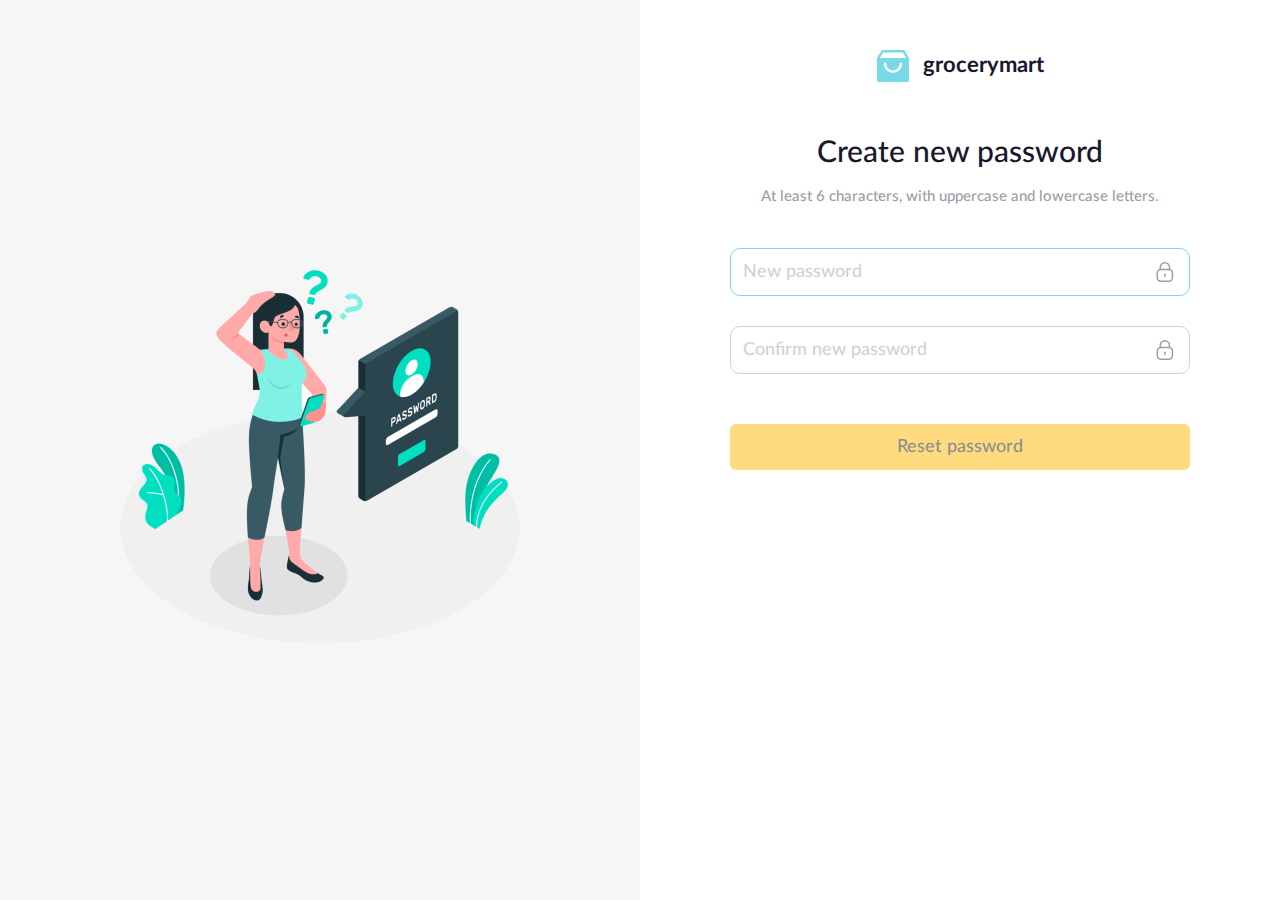
<file: new-password.html>
<!DOCTYPE html>
<html lang="en">
    <head>
        <meta charset="UTF-8" />
        <meta name="viewport" content="width=device-width, initial-scale=1.0" />
        <title>Create new password | Grocery Mart</title>

        <!-- Favicon -->
        <link rel="apple-touch-icon" sizes="76x76" href="./assets/favicon/apple-touch-icon.png" />
        <link rel="icon" type="image/png" sizes="32x32" href="./assets/favicon/favicon-32x32.png" />
        <link rel="icon" type="image/png" sizes="16x16" href="./assets/favicon/favicon-16x16.png" />
        <link rel="manifest" href="./assets/favicon/site.webmanifest" />
        <meta name="msapplication-TileColor" content="#da532c" />
        <meta name="theme-color" content="#ffffff" />

        <!-- Fonts -->
        <link rel="stylesheet" href="./assets/fonts/stylesheet.css" />

        <!-- Styles -->
        <link rel="stylesheet" href="./assets/css/main.css" />

        <!-- Scripts -->
        <script src="./assets/js/scripts.js"></script>
    </head>
    <body>
        <main class="auth">
            <!-- Auth intro -->
            <div class="auth__intro d-md-none">
                <img src="./assets/img/auth/forgot-password.png" alt="" class="auth__intro-img" />
            </div>

            <!-- Auth content -->
            <div class="auth__content">
                <div class="auth__content-inner">
                    <a href="./" class="logo">
                        <img src="./assets/icons/logo.svg" alt="grocerymart" class="logo__img" />
                        <h2 class="logo__title">grocerymart</h2>
                    </a>
                    <h1 class="auth__heading">Create new password</h1>
                    <p class="auth__desc">At least 6 characters, with uppercase and lowercase letters.</p>
                    <form action="./sign-in.html" class="form auth__form auth__form-forgot">
                        <div class="form__group">
                            <div class="form__text-input">
                                <input
                                    type="password"
                                    name=""
                                    id=""
                                    placeholder="New password"
                                    class="form__input"
                                    required
                                    autofocus
                                    minlength="6"
                                />
                                <img src="./assets/icons/lock.svg" alt="" class="form__input-icon" />
                                <img src="./assets/icons/form-error.svg" alt="" class="form__input-icon-error" />
                            </div>
                            <p class="form__error">Password must be at least 6 characters</p>
                        </div>
                        <div class="form__group">
                            <div class="form__text-input">
                                <input
                                    type="password"
                                    name=""
                                    id=""
                                    placeholder="Confirm new password"
                                    class="form__input"
                                    required
                                    minlength="6"
                                />
                                <img src="./assets/icons/lock.svg" alt="" class="form__input-icon" />
                                <img src="./assets/icons/form-error.svg" alt="" class="form__input-icon-error" />
                            </div>
                            <p class="form__error">Password must be at least 6 characters</p>
                        </div>
                        <div class="form__group auth__btn-group">
                            <button class="btn btn--primary auth__btn form__submit-btn">Reset password</button>
                        </div>
                    </form>
                </div>
            </div>
        </main>
        <script>
            window.dispatchEvent(new Event("template-loaded"));
        </script>
    </body>
</html>
</file>
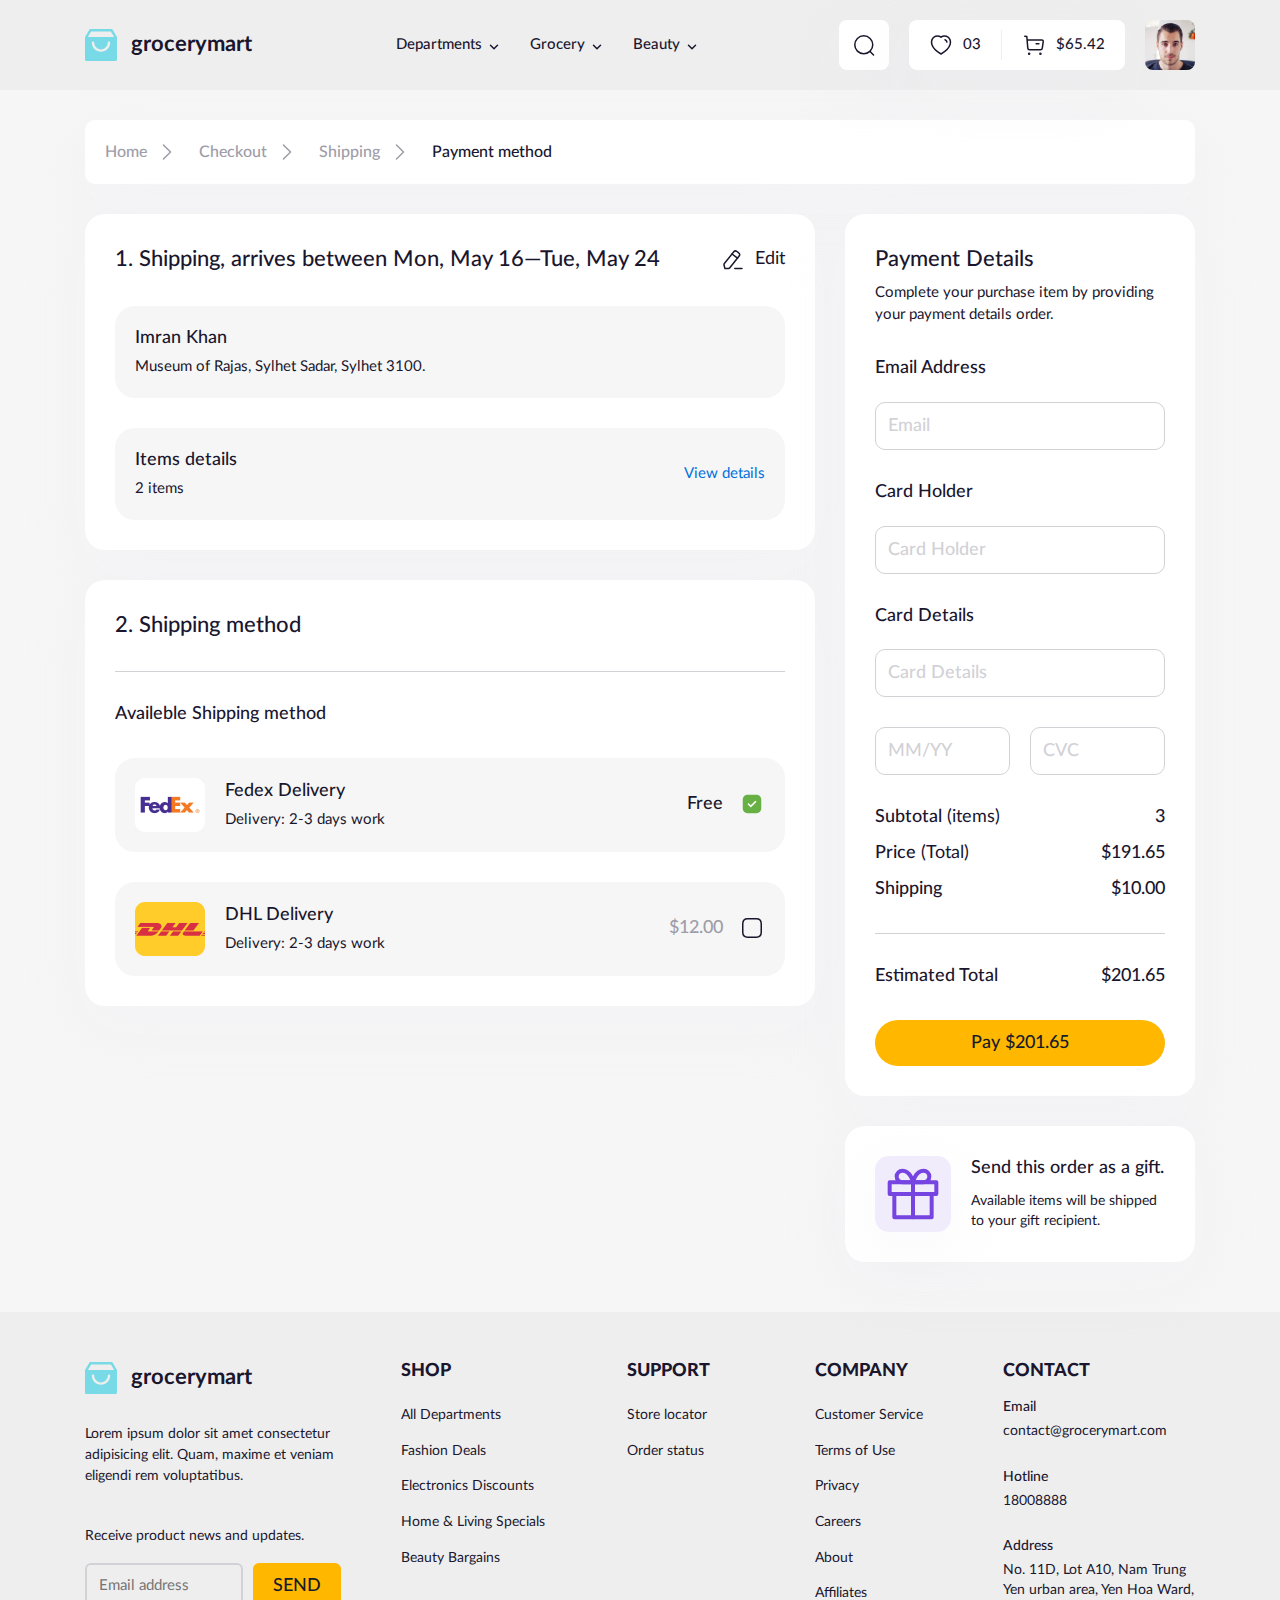
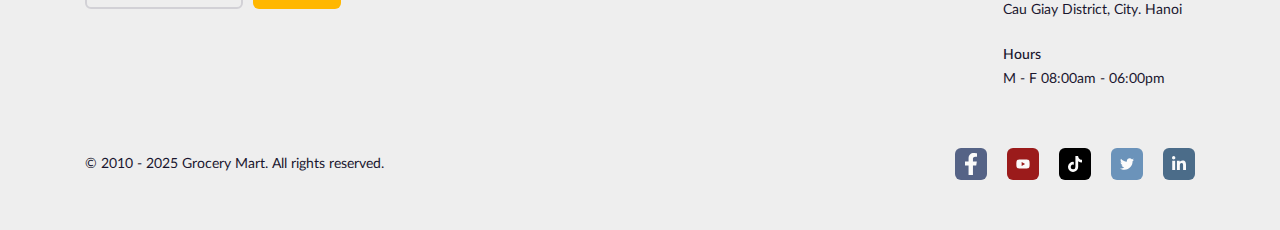
<file: payment.html>
<!DOCTYPE html>
<html lang="en">
    <head>
        <meta charset="UTF-8" />
        <meta name="viewport" content="width=device-width, initial-scale=1.0" />
        <title>Payment | Grocery Mart</title>

        <!-- Favicon -->
        <link rel="apple-touch-icon" sizes="76x76" href="./assets/favicon/apple-touch-icon.png" />
        <link rel="icon" type="image/png" sizes="32x32" href="./assets/favicon/favicon-32x32.png" />
        <link rel="icon" type="image/png" sizes="16x16" href="./assets/favicon/favicon-16x16.png" />
        <link rel="manifest" href="./assets/favicon/site.webmanifest" />
        <meta name="msapplication-TileColor" content="#da532c" />
        <meta name="theme-color" content="#ffffff" />

        <!-- Fonts -->
        <link rel="stylesheet" href="./assets/fonts/stylesheet.css" />

        <!-- Styles -->
        <link rel="stylesheet" href="./assets/css/main.css" />

        <!-- Scripts -->
        <script src="./assets/js/scripts.js"></script>
    </head>
    <body>
        <!-- Header -->
        <header id="header" class="header"></header>
        <script>
            load("#header", "./templates/header-logined.html");
        </script>

        <!-- MAIN -->
        <main class="checkout-page">
            <div class="container">
                <!-- Search bar -->
                <div class="checkout-container">
                    <div class="search-bar d-none d-md-flex">
                        <input type="text" name="" id="" placeholder="Search for item" class="search-bar__input" />
                        <button class="search-bar__submit">
                            <img src="./assets/icons/search.svg" alt="" class="search-bar__icon icon" />
                        </button>
                    </div>
                </div>

                <!-- Breadcrumbs -->
                <div class="checkout-container">
                    <ul class="breadcrumbs checkout-page__breadcrumbs">
                        <li>
                            <a href="./" class="breadcrumbs__link">
                                Home
                                <img src="./assets/icons/arrow-right.svg" alt="" />
                            </a>
                        </li>
                        <li>
                            <a href="./checkout.html" class="breadcrumbs__link">
                                Checkout
                                <img src="./assets/icons/arrow-right.svg" alt="" />
                            </a>
                        </li>
                        <li>
                            <a href="./shipping.html" class="breadcrumbs__link">
                                Shipping
                                <img src="./assets/icons/arrow-right.svg" alt="" />
                            </a>
                        </li>
                        <li>
                            <a href="#!" class="breadcrumbs__link breadcrumbs__link--current">Payment method</a>
                        </li>
                    </ul>
                </div>

                <!-- Checkout content -->
                <div class="checkout-container">
                    <div class="row gy-xl-3">
                        <div class="col-8 col-xl-8 col-lg-12">
                            <div class="cart-info">
                                <div class="cart-info__top">
                                    <h2 class="cart-info__heading cart-info__heading--lv2">
                                        1. Shipping, arrives between Mon, May 16—Tue, May 24
                                    </h2>
                                    <a class="cart-info__edit-btn" href="./shipping.html">
                                        <img class="icon" src="./assets/icons/edit.svg" alt="" />
                                        Edit
                                    </a>
                                </div>

                                <!-- Payment item 1 -->
                                <article class="payment-item">
                                    <div class="payment-item__info">
                                        <h3 class="payment-item__title">Imran Khan</h3>
                                        <p class="payment-item__desc">Museum of Rajas, Sylhet Sadar, Sylhet 3100.</p>
                                    </div>
                                </article>

                                <!-- Payment item 2 -->
                                <article class="payment-item">
                                    <div class="payment-item__info">
                                        <h3 class="payment-item__title">Items details</h3>
                                        <p class="payment-item__desc">2 items</p>
                                    </div>
                                    <a href="./shipping.html" class="payment-item__detail">View details</a>
                                </article>
                            </div>

                            <div class="cart-info">
                                <h2 class="cart-info__heading cart-info__heading--lv2">2. Shipping method</h2>
                                <div class="cart-info__separate"></div>
                                <h3 class="cart-info__sub-heading">Availeble Shipping method</h3>

                                <!-- Payment item 3 -->
                                <label>
                                    <article class="payment-item payment-item--pointer">
                                        <img
                                            src="./assets/img/payment/delivery-1.png"
                                            alt=""
                                            class="payment-item__thumb"
                                        />
                                        <div class="payment-item__content">
                                            <div class="payment-item__info">
                                                <h3 class="payment-item__title">Fedex Delivery</h3>
                                                <p class="payment-item__desc payment-item__desc--low">
                                                    Delivery: 2-3 days work
                                                </p>
                                            </div>

                                            <span class="cart-info__checkbox payment-item__checkbox">
                                                <input
                                                    type="radio"
                                                    name="delivery-method"
                                                    checked
                                                    class="cart-info__checkbox-input payment-item__checkbox-input"
                                                />
                                                <span class="payment-item__cost">Free</span>
                                            </span>
                                        </div>
                                    </article>
                                </label>

                                <!-- Payment item 4 -->
                                <label>
                                    <article class="payment-item payment-item--pointer">
                                        <img
                                            src="./assets/img/payment/delivery-2.png"
                                            alt=""
                                            class="payment-item__thumb"
                                        />
                                        <div class="payment-item__content">
                                            <div class="payment-item__info">
                                                <h3 class="payment-item__title">DHL Delivery</h3>
                                                <p class="payment-item__desc payment-item__desc--low">
                                                    Delivery: 2-3 days work
                                                </p>
                                            </div>

                                            <span class="cart-info__checkbox payment-item__checkbox">
                                                <input
                                                    type="radio"
                                                    name="delivery-method"
                                                    class="cart-info__checkbox-input payment-item__checkbox-input"
                                                />
                                                <span class="payment-item__cost">$12.00</span>
                                            </span>
                                        </div>
                                    </article>
                                </label>
                            </div>
                        </div>
                        <div class="col-4 col-xl-4 col-lg-12">
                            <div class="cart-info">
                                <h2 class="cart-info__heading cart-info__heading--lv2">Payment Details</h2>
                                <p class="cart-info__desc">
                                    Complete your purchase item by providing your payment details order.
                                </p>
                                <form action="" class="form cart-info__form">
                                    <div class="form__group">
                                        <label for="email" class="form__label form__label--medium">Email Address</label>
                                        <div class="form__text-input">
                                            <input
                                                type="email"
                                                name="email"
                                                id="email"
                                                placeholder="Email"
                                                class="form__input"
                                                required
                                            />
                                            <img
                                                src="./assets/icons/form-error.svg"
                                                alt=""
                                                class="form__input-icon-error"
                                            />
                                        </div>
                                        <p class="form__error">Password must be at least 6 characters</p>
                                    </div>
                                    <div class="form__group">
                                        <label for="card-holder" class="form__label form__label--medium">
                                            Card Holder
                                        </label>
                                        <div class="form__text-input">
                                            <input
                                                type="text"
                                                name="card-holder"
                                                id="card-holder"
                                                placeholder="Card Holder"
                                                class="form__input"
                                                required
                                            />
                                            <img
                                                src="./assets/icons/form-error.svg"
                                                alt=""
                                                class="form__input-icon-error"
                                            />
                                        </div>
                                        <p class="form__error">Password must be at least 6 characters</p>
                                    </div>
                                    <div class="form__group">
                                        <label for="card-details" class="form__label form__label--medium">
                                            Card Details
                                        </label>
                                        <div class="form__text-input">
                                            <input
                                                type="text"
                                                name="card-details"
                                                id="card-details"
                                                placeholder="Card Details"
                                                class="form__input"
                                                required
                                            />
                                            <img
                                                src="./assets/icons/form-error.svg"
                                                alt=""
                                                class="form__input-icon-error"
                                            />
                                        </div>
                                        <p class="form__error">Password must be at least 6 characters</p>
                                    </div>
                                    <div class="form__row cart-info__form-row">
                                        <div class="form__group">
                                            <div class="form__text-input">
                                                <input
                                                    type="text"
                                                    name="card-expire"
                                                    id="card-expire"
                                                    placeholder="MM/YY"
                                                    class="form__input"
                                                    required
                                                />
                                                <img
                                                    src="./assets/icons/form-error.svg"
                                                    alt=""
                                                    class="form__input-icon-error"
                                                />
                                            </div>
                                            <p class="form__error">Password must be at least 6 characters</p>
                                        </div>
                                        <div class="form__group">
                                            <div class="form__text-input">
                                                <input
                                                    type="text"
                                                    name="card-cvc"
                                                    id="card-cvc"
                                                    placeholder="CVC"
                                                    class="form__input"
                                                    required
                                                />
                                                <img
                                                    src="./assets/icons/form-error.svg"
                                                    alt=""
                                                    class="form__input-icon-error"
                                                />
                                            </div>
                                            <p class="form__error">Password must be at least 6 characters</p>
                                        </div>
                                    </div>
                                </form>
                                <div class="cart-info__row">
                                    <span>Subtotal <span class="cart-info__sub-label">(items)</span></span>
                                    <span>3</span>
                                </div>
                                <div class="cart-info__row">
                                    <span>Price <span class="cart-info__sub-label">(Total)</span></span>
                                    <span>$191.65</span>
                                </div>
                                <div class="cart-info__row">
                                    <span>Shipping</span>
                                    <span>$10.00</span>
                                </div>
                                <div class="cart-info__separate"></div>
                                <div class="cart-info__row">
                                    <span>Estimated Total</span>
                                    <span>$201.65</span>
                                </div>
                                <a href="#!" class="cart-info__next-btn btn btn--primary btn--rounded">Pay $201.65</a>
                            </div>
                            <div class="cart-info">
                                <a href="#!">
                                    <article class="gift-item">
                                        <div class="gift-item__icon-wrap">
                                            <img src="./assets/icons/gift.svg" alt="" class="gift-item__icon" />
                                        </div>
                                        <div class="gift-item__content">
                                            <h3 class="gift-item__title">Send this order as a gift.</h3>
                                            <p class="gift-item__desc">
                                                Available items will be shipped to your gift recipient.
                                            </p>
                                        </div>
                                    </article>
                                </a>
                            </div>
                        </div>
                    </div>
                </div>
            </div>
        </main>

        <!-- Footer -->
        <footer id="footer" class="footer"></footer>
        <script>
            load("#footer", "./templates/footer.html");
        </script>

        <!-- Modal: confirm remove shopping cart item -->
        <div id="delete-confirm" class="modal modal--small hide">
            <div class="modal__content">
                <p class="modal__text">Do you want to remove this item from shopping cart?</p>
                <div class="modal__bottom">
                    <button class="btn btn--small btn--outline modal__btn js-toggle" toggle-target="#delete-confirm">
                        Cancel
                    </button>
                    <button
                        class="btn btn--small btn--danger btn--primary modal__btn btn--no-margin js-toggle"
                        toggle-target="#delete-confirm"
                    >
                        Delete
                    </button>
                </div>
            </div>
            <div class="modal__overlay js-toggle" toggle-target="#delete-confirm"></div>
        </div>

        <!-- Modal: address new shipping address -->
        <div id="add-new-address" class="modal hide" style="--content-width: 650px">
            <div class="modal__content">
                <form action="" class="form">
                    <h2 class="modal__heading">Add new shipping address</h2>
                    <div class="modal__body">
                        <div class="form__row">
                            <div class="form__group">
                                <label for="name" class="form__label form__label--small">Name</label>
                                <div class="form__text-input form__text-input--small">
                                    <input
                                        type="text"
                                        name="name"
                                        id="name"
                                        placeholder="Name"
                                        class="form__input"
                                        required
                                        minlength="2"
                                    />
                                    <img src="./assets/icons/form-error.svg" alt="" class="form__input-icon-error" />
                                </div>
                                <p class="form__error">Name must be at least 2 characters</p>
                            </div>
                            <div class="form__group">
                                <label for="phone" class="form__label form__label--small">Phone</label>
                                <div class="form__text-input form__text-input--small">
                                    <input
                                        type="tel"
                                        name="phone"
                                        id="phone"
                                        placeholder="Phone"
                                        class="form__input"
                                        required
                                        minlength="10"
                                    />
                                    <img src="./assets/icons/form-error.svg" alt="" class="form__input-icon-error" />
                                </div>
                                <p class="form__error">Phone must be at least 10 characters</p>
                            </div>
                        </div>
                        <div class="form__group">
                            <label for="address" class="form__label form__label--small">Address</label>
                            <div class="form__text-area">
                                <textarea
                                    name="address"
                                    id="address"
                                    placeholder="Address (Area and street)"
                                    class="form__text-area-input"
                                    required
                                ></textarea>
                                <img src="./assets/icons/form-error.svg" alt="" class="form__input-icon-error" />
                            </div>
                            <p class="form__error">Address not empty</p>
                        </div>
                        <div class="form__group">
                            <label for="city" class="form__label form__label--small">City/District/Town</label>
                            <div class="form__text-input form__text-input--small">
                                <input
                                    type="text"
                                    name=""
                                    placeholder="City/District/Town"
                                    id="city"
                                    class="form__input js-toggle"
                                    toggle-target="#city-dialog"
                                />
                                <img src="./assets/icons/form-error.svg" alt="" class="form__input-icon-error" />

                                <!-- Select dialog -->
                                <div id="city-dialog" class="form__select-dialog hide">
                                    <h2 class="form__dialog-heading d-none d-sm-block">City/District/Town</h2>
                                    <button
                                        class="form__close-dialog d-none d-sm-block js-toggle"
                                        toggle-target="#city-dialog"
                                    >
                                        &times
                                    </button>
                                    <div class="form__search">
                                        <input type="text" placeholder="Search" class="form__search-input" />
                                        <img src="./assets/icons/search.svg" alt="" class="form__search-icon icon" />
                                    </div>
                                    <ul class="form__options-list">
                                        <li class="form__option">Ha Noi</li>
                                        <li class="form__option form__option--current">Ho Chi Minh</li>
                                        <li class="form__option">Da Nang</li>
                                        <li class="form__option">Ha Noi</li>
                                        <li class="form__option">Ho Chi Minh</li>
                                        <li class="form__option">Da Nang</li>
                                        <li class="form__option">Ha Noi</li>
                                        <li class="form__option">Ho Chi Minh</li>
                                        <li class="form__option">Da Nang</li>
                                        <li class="form__option">Ha Noi</li>
                                        <li class="form__option">Ho Chi Minh</li>
                                        <li class="form__option">Da Nang</li>
                                        <li class="form__option">Ha Noi</li>
                                        <li class="form__option">Ho Chi Minh</li>
                                        <li class="form__option">Da Nang</li>
                                        <li class="form__option">Ha Noi</li>
                                        <li class="form__option">Ho Chi Minh</li>
                                        <li class="form__option">Da Nang</li>
                                        <li class="form__option">Ha Noi</li>
                                        <li class="form__option">Ho Chi Minh</li>
                                        <li class="form__option">Da Nang</li>
                                        <li class="form__option">Ha Noi</li>
                                        <li class="form__option">Ho Chi Minh</li>
                                        <li class="form__option">Da Nang</li>
                                        <li class="form__option">Ha Noi</li>
                                        <li class="form__option">Ho Chi Minh</li>
                                        <li class="form__option">Da Nang</li>
                                        <li class="form__option">Ha Noi</li>
                                        <li class="form__option">Ho Chi Minh</li>
                                        <li class="form__option">Da Nang</li>
                                        <li class="form__option">Ha Noi</li>
                                        <li class="form__option">Ho Chi Minh</li>
                                        <li class="form__option">Da Nang</li>
                                        <li class="form__option">Ha Noi</li>
                                        <li class="form__option">Ho Chi Minh</li>
                                        <li class="form__option">Da Nang</li>
                                    </ul>
                                </div>
                            </div>
                            <p class="form__error">Phone must be at least 11 characters</p>
                        </div>
                        <div class="form__group form__group--inline">
                            <label class="form__checkbox">
                                <input type="checkbox" name="" id="" class="form__checkbox-input d-none" />
                                <span class="form__checkbox-label">Set as default address</span>
                            </label>
                        </div>
                    </div>
                    <div class="modal__bottom">
                        <button class="btn btn--small btn--text modal__btn js-toggle" toggle-target="#add-new-address">
                            Cancel
                        </button>
                        <button class="btn btn--small btn--primary modal__btn btn--no-margin">Create</button>
                    </div>
                </form>
            </div>
            <div class="modal__overlay"></div>
        </div>
    </body>
</html>
</file>
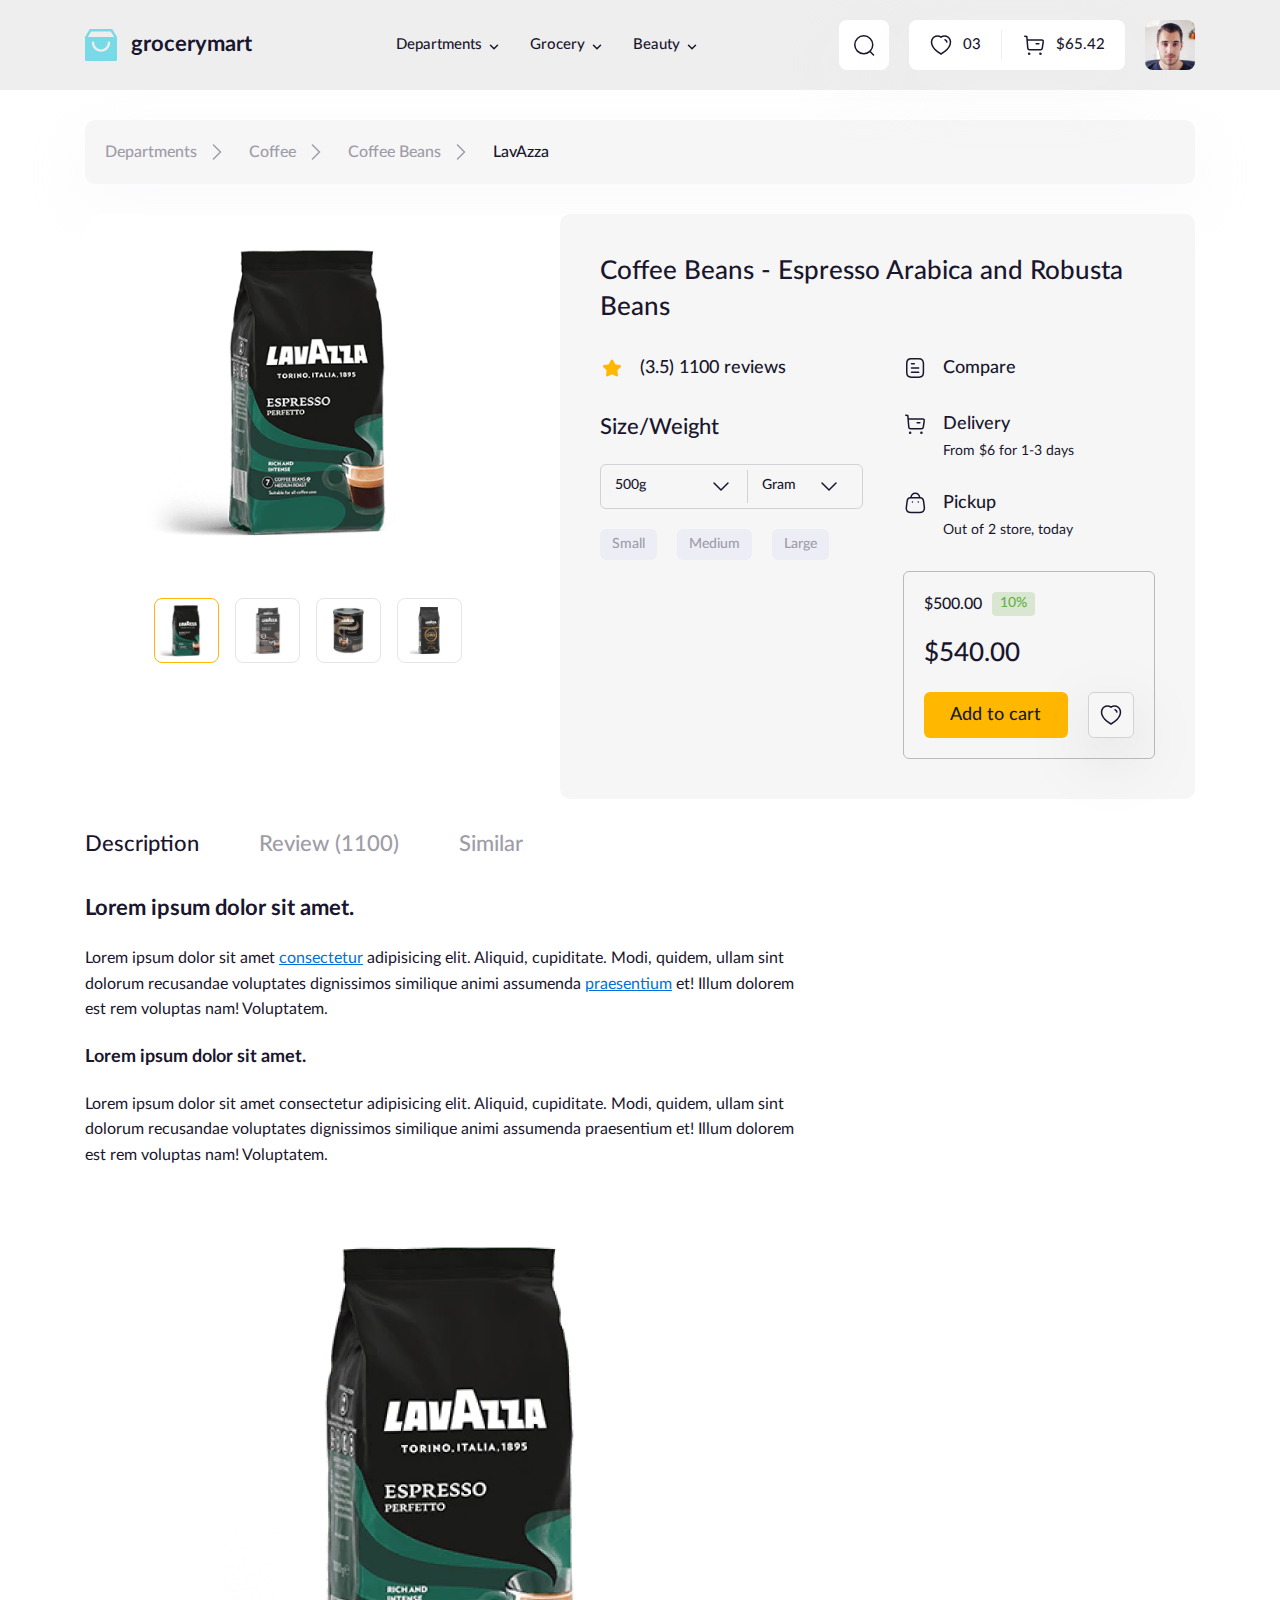
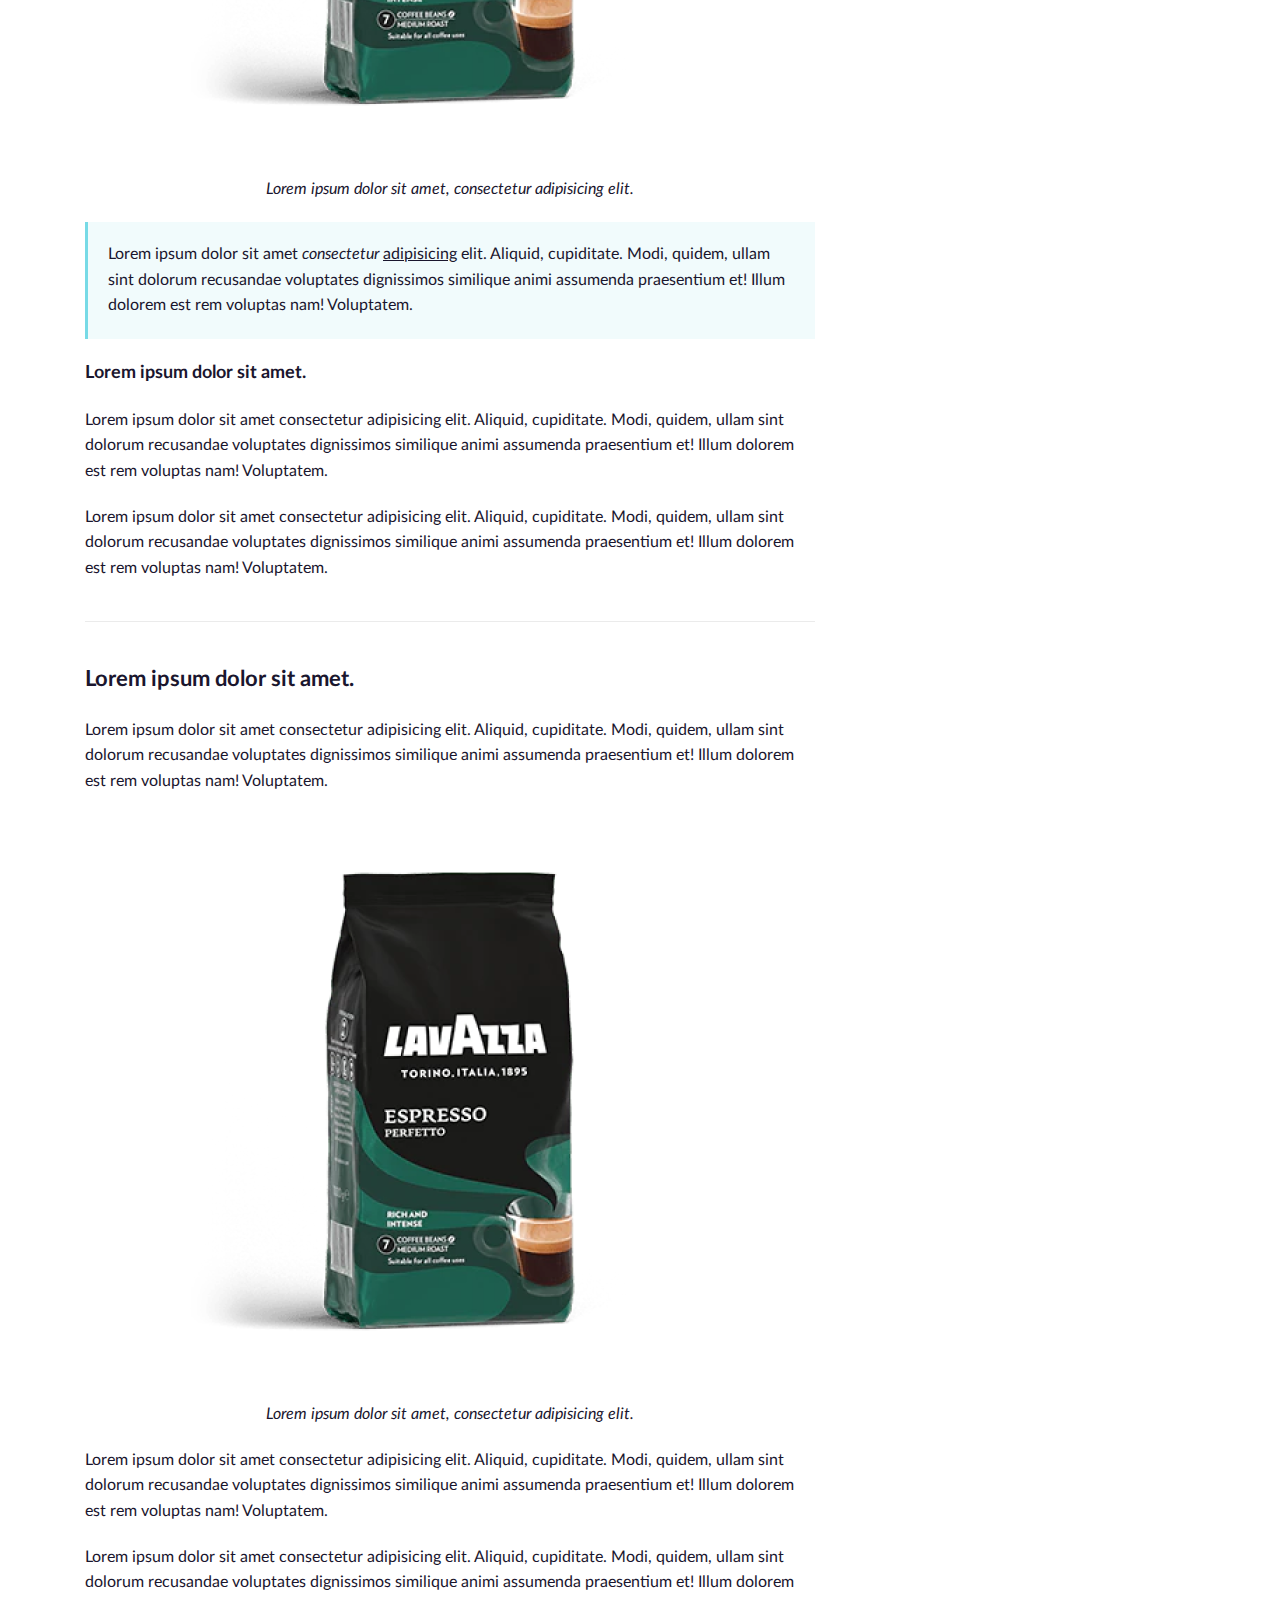
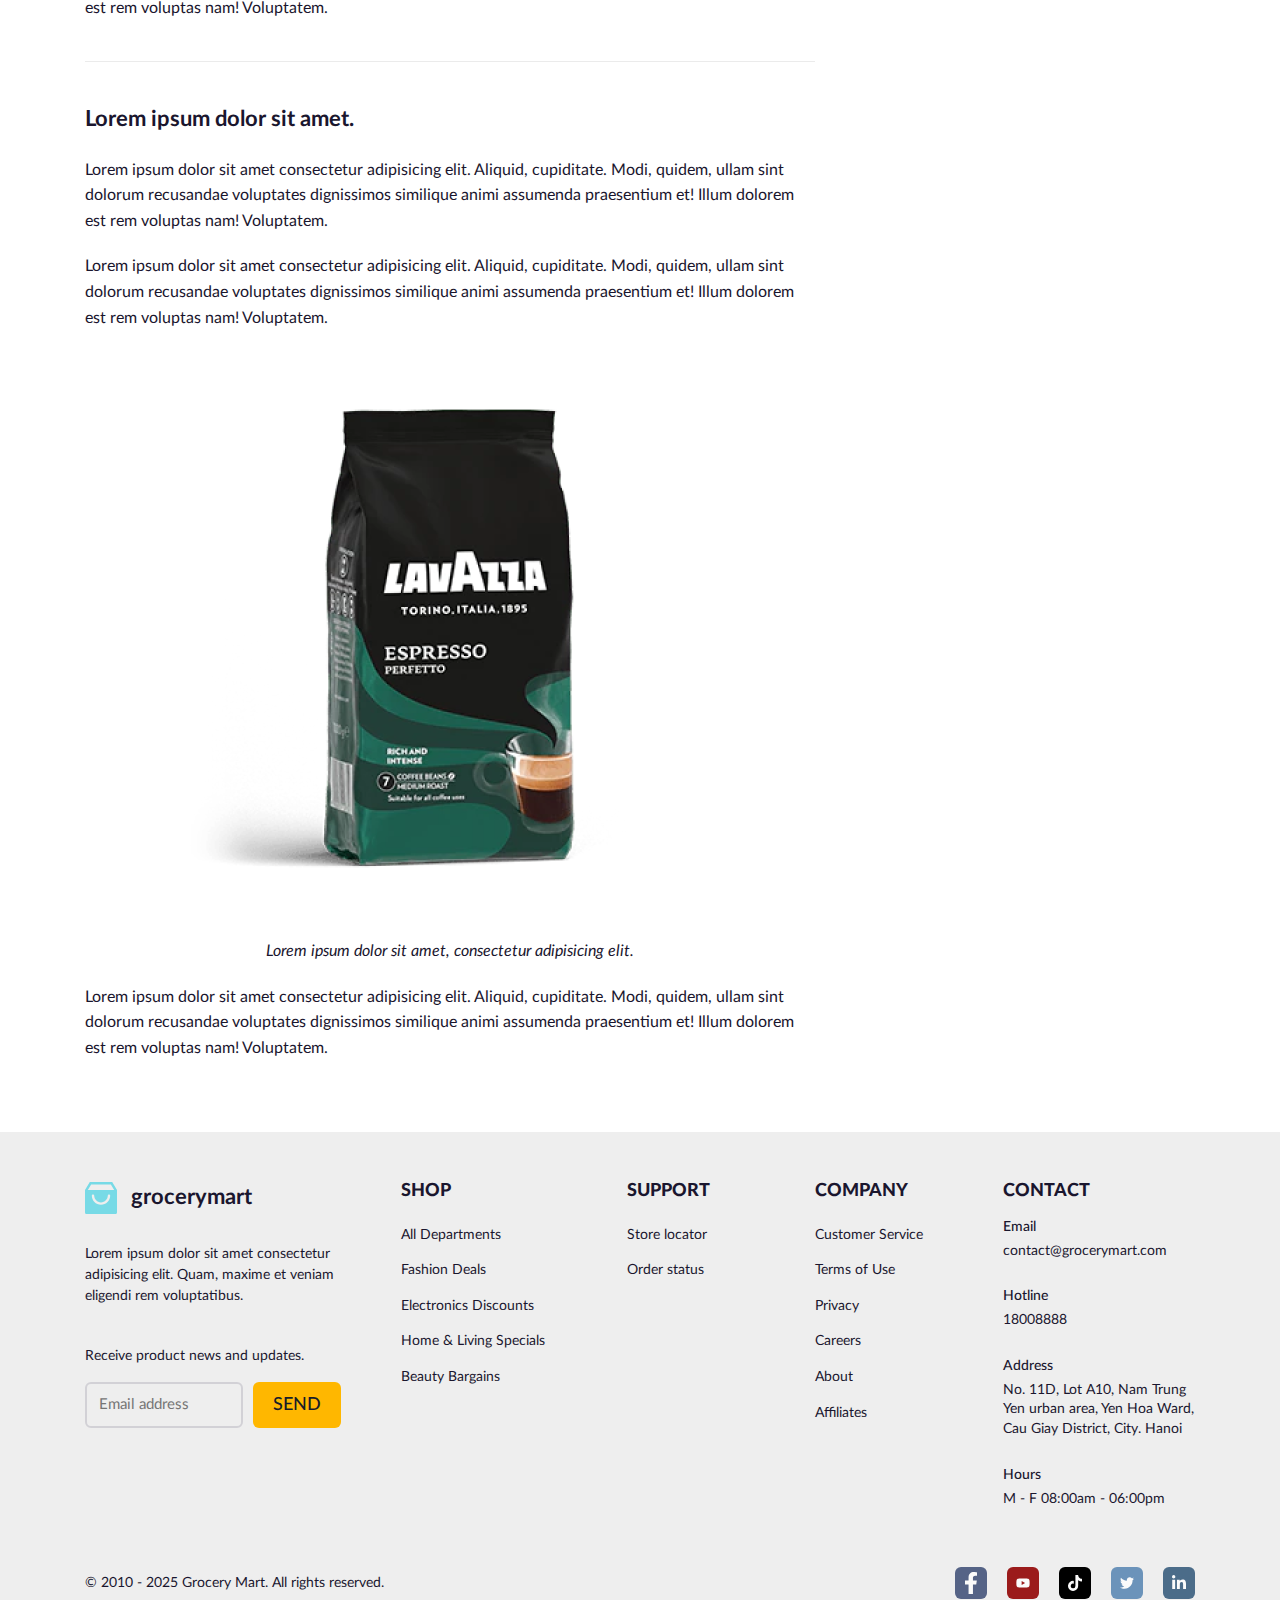
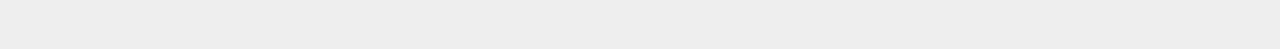
<file: product-detail.html>
<!DOCTYPE html>
<html lang="en">
    <head>
        <meta charset="UTF-8" />
        <meta name="viewport" content="width=device-width, initial-scale=1.0" />
        <title>Grocery Mart</title>

        <!-- Favicon -->
        <link rel="apple-touch-icon" sizes="76x76" href="./assets/favicon/apple-touch-icon.png" />
        <link rel="icon" type="image/png" sizes="32x32" href="./assets/favicon/favicon-32x32.png" />
        <link rel="icon" type="image/png" sizes="16x16" href="./assets/favicon/favicon-16x16.png" />
        <link rel="manifest" href="./assets/favicon/site.webmanifest" />
        <meta name="msapplication-TileColor" content="#da532c" />
        <meta name="theme-color" content="#ffffff" />

        <!-- Fonts -->
        <link rel="stylesheet" href="./assets/fonts/stylesheet.css" />

        <!-- Styles -->
        <link rel="stylesheet" href="./assets/css/main.css" />

        <!-- Scripts -->
        <script src="./assets/js/scripts.js"></script>
    </head>
    <body>
        <!-- Header -->
        <header id="header" class="header"></header>
        <script>
            load("#header", "./templates/header-logined.html");
        </script>

        <!-- MAIN -->
        <main class="product-page">
            <div class="container">
                <!-- Search bar -->
                <div class="product-container">
                    <div class="search-bar d-none d-md-flex">
                        <input type="text" name="" id="" placeholder="Search for item" class="search-bar__input" />
                        <button class="search-bar__submit">
                            <img src="./assets/icons/search.svg" alt="" class="search-bar__icon icon" />
                        </button>
                    </div>
                </div>

                <!-- Breadcrumbs -->
                <div class="product-container">
                    <ul class="breadcrumbs">
                        <li>
                            <a href="#!" class="breadcrumbs__link">
                                Departments
                                <img src="./assets/icons/arrow-right.svg" alt="" />
                            </a>
                        </li>
                        <li>
                            <a href="#!" class="breadcrumbs__link">
                                Coffee
                                <img src="./assets/icons/arrow-right.svg" alt="" />
                            </a>
                        </li>
                        <li>
                            <a href="#!" class="breadcrumbs__link">
                                Coffee Beans
                                <img src="./assets/icons/arrow-right.svg" alt="" />
                            </a>
                        </li>
                        <li>
                            <a href="#!" class="breadcrumbs__link breadcrumbs__link--current">LavAzza</a>
                        </li>
                    </ul>
                </div>

                <!-- Product info -->
                <div class="product-container prod-info-content">
                    <div class="row">
                        <div class="col-5 col-xl-6 col-lg-12">
                            <div class="prod-preview">
                                <div class="prod-preview__list">
                                    <div class="prod-preview__item">
                                        <img src="./assets/img/product/item-1.png" alt="" class="prod-preview__img" />
                                    </div>
                                    <div class="prod-preview__item">
                                        <img src="./assets/img/product/item-2.png" alt="" class="prod-preview__img" />
                                    </div>
                                    <div class="prod-preview__item">
                                        <img src="./assets/img/product/item-3.png" alt="" class="prod-preview__img" />
                                    </div>
                                    <div class="prod-preview__item">
                                        <img src="./assets/img/product/item-4.png" alt="" class="prod-preview__img" />
                                    </div>
                                </div>
                                <div class="prod-preview__thumbs">
                                    <img
                                        src="./assets/img/product/item-1.png"
                                        alt=""
                                        class="prod-preview__thumb-img prod-preview__thumb-img--current"
                                    />
                                    <img src="./assets/img/product/item-2.png" alt="" class="prod-preview__thumb-img" />
                                    <img src="./assets/img/product/item-3.png" alt="" class="prod-preview__thumb-img" />
                                    <img src="./assets/img/product/item-4.png" alt="" class="prod-preview__thumb-img" />
                                </div>
                            </div>
                        </div>
                        <div class="col-7 col-xl-6 col-lg-12">
                            <form action="" class="form">
                                <section class="prod-info">
                                    <h1 class="prod-info__heading">
                                        Coffee Beans - Espresso Arabica and Robusta Beans
                                    </h1>
                                    <div class="row">
                                        <div class="col-5 col-xxl-6 col-xl-12">
                                            <div class="prod-prop">
                                                <img src="./assets/icons/star.svg" alt="" class="prod-prop__icon" />
                                                <h4 class="prod-prop__title">(3.5) 1100 reviews</h4>
                                            </div>
                                            <label for="" class="form__label prod-info__label">Size/Weight</label>
                                            <div class="filter__form-group">
                                                <div class="form__select-wrap">
                                                    <div class="form__select" style="--width: 146px">
                                                        500g
                                                        <img
                                                            src="./assets/icons/select-arrow.svg"
                                                            alt=""
                                                            class="form__select-arrow icon"
                                                        />
                                                    </div>
                                                    <div class="form__select">
                                                        Gram
                                                        <img
                                                            src="./assets/icons/select-arrow.svg"
                                                            alt=""
                                                            class="form__select-arrow icon"
                                                        />
                                                    </div>
                                                </div>
                                            </div>
                                            <div class="filter__form-group">
                                                <div class="form__tags">
                                                    <button class="form__tag prod-info__tag">Small</button>
                                                    <button class="form__tag prod-info__tag">Medium</button>
                                                    <button class="form__tag prod-info__tag">Large</button>
                                                </div>
                                            </div>
                                        </div>
                                        <div class="col-7 col-xxl-6 col-xl-12">
                                            <div class="prod-props">
                                                <div class="prod-prop">
                                                    <img
                                                        src="./assets/icons/document.svg"
                                                        alt=""
                                                        class="prod-prop__icon icon"
                                                    />
                                                    <h4 class="prod-prop__title">Compare</h4>
                                                </div>
                                                <div class="prod-prop">
                                                    <img
                                                        src="./assets/icons/buy.svg"
                                                        alt=""
                                                        class="prod-prop__icon icon"
                                                    />
                                                    <div>
                                                        <h4 class="prod-prop__title">Delivery</h4>
                                                        <p class="prod-prop__desc">From $6 for 1-3 days</p>
                                                    </div>
                                                </div>
                                                <div class="prod-prop">
                                                    <img
                                                        src="./assets/icons/bag.svg"
                                                        alt=""
                                                        class="prod-prop__icon icon"
                                                    />
                                                    <div>
                                                        <h4 class="prod-prop__title">Pickup</h4>
                                                        <p class="prod-prop__desc">Out of 2 store, today</p>
                                                    </div>
                                                </div>
                                                <div class="prod-info__card">
                                                    <div class="prod-info__row">
                                                        <span class="prod-info__price">$500.00</span>
                                                        <span class="prod-info__tax">10%</span>
                                                    </div>
                                                    <p class="prod-info__total-price">$540.00</p>
                                                    <div class="prod-info__row">
                                                        <button class="btn btn--primary prod-info__add-to-cart">
                                                            Add to cart
                                                        </button>
                                                        <button class="like-btn prod-info__like-btn">
                                                            <img
                                                                src="./assets/icons/heart.svg"
                                                                alt=""
                                                                class="like-btn__icon icon"
                                                            />
                                                            <img
                                                                src="./assets/icons/heart-red.svg"
                                                                alt=""
                                                                class="like-btn__icon--liked"
                                                            />
                                                        </button>
                                                    </div>
                                                </div>
                                            </div>
                                        </div>
                                    </div>
                                </section>
                            </form>
                        </div>
                    </div>
                </div>

                <!-- Product content -->
                <div class="product-container">
                    <div class="prod-tab js-tabs">
                        <ul class="prod-tab__list">
                            <li class="prod-tab__item prod-tab__item--current">Description</li>
                            <li class="prod-tab__item">Review (1100)</li>
                            <li class="prod-tab__item">Similar</li>
                        </ul>
                        <div class="prod-tab__contents">
                            <div class="prod-tab__content prod-tab__content--current">
                                <div class="row">
                                    <div class="col-8 col-xl-10 col-lg-12">
                                        <div class="text-content prod-tab__text-content">
                                            <h2>Lorem ipsum dolor sit amet.</h2>
                                            <p>
                                                Lorem ipsum dolor sit amet <a href="#!">consectetur</a> adipisicing
                                                elit. Aliquid, cupiditate. Modi, quidem, ullam sint dolorum recusandae
                                                voluptates dignissimos similique animi assumenda
                                                <a href="#!">praesentium</a> et! Illum dolorem est rem voluptas nam!
                                                Voluptatem.
                                            </p>
                                            <h3>Lorem ipsum dolor sit amet.</h3>
                                            <p>
                                                Lorem ipsum dolor sit amet consectetur adipisicing elit. Aliquid,
                                                cupiditate. Modi, quidem, ullam sint dolorum recusandae voluptates
                                                dignissimos similique animi assumenda praesentium et! Illum dolorem est
                                                rem voluptas nam! Voluptatem.
                                            </p>
                                            <p>
                                                <img src="./assets/img/product/item-1.png" alt="" />
                                                <em>Lorem ipsum dolor sit amet, consectetur adipisicing elit.</em>
                                            </p>
                                            <blockquote>
                                                <p>
                                                    Lorem ipsum dolor sit amet <em>consectetur</em>
                                                    <u>adipisicing</u> elit. Aliquid, cupiditate. Modi, quidem, ullam
                                                    sint dolorum recusandae voluptates dignissimos similique animi
                                                    assumenda praesentium et! Illum dolorem est rem voluptas nam!
                                                    Voluptatem.
                                                </p>
                                            </blockquote>
                                            <h3>Lorem ipsum dolor sit amet.</h3>
                                            <p>
                                                Lorem ipsum dolor sit amet consectetur adipisicing elit. Aliquid,
                                                cupiditate. Modi, quidem, ullam sint dolorum recusandae voluptates
                                                dignissimos similique animi assumenda praesentium et! Illum dolorem est
                                                rem voluptas nam! Voluptatem.
                                            </p>
                                            <p>
                                                Lorem ipsum dolor sit amet consectetur adipisicing elit. Aliquid,
                                                cupiditate. Modi, quidem, ullam sint dolorum recusandae voluptates
                                                dignissimos similique animi assumenda praesentium et! Illum dolorem est
                                                rem voluptas nam! Voluptatem.
                                            </p>

                                            <hr />

                                            <h2>Lorem ipsum dolor sit amet.</h2>
                                            <p>
                                                Lorem ipsum dolor sit amet consectetur adipisicing elit. Aliquid,
                                                cupiditate. Modi, quidem, ullam sint dolorum recusandae voluptates
                                                dignissimos similique animi assumenda praesentium et! Illum dolorem est
                                                rem voluptas nam! Voluptatem.
                                            </p>
                                            <p>
                                                <img src="./assets/img/product/item-1.png" alt="" />
                                                <em>Lorem ipsum dolor sit amet, consectetur adipisicing elit.</em>
                                            </p>
                                            <p>
                                                Lorem ipsum dolor sit amet consectetur adipisicing elit. Aliquid,
                                                cupiditate. Modi, quidem, ullam sint dolorum recusandae voluptates
                                                dignissimos similique animi assumenda praesentium et! Illum dolorem est
                                                rem voluptas nam! Voluptatem.
                                            </p>
                                            <p>
                                                Lorem ipsum dolor sit amet consectetur adipisicing elit. Aliquid,
                                                cupiditate. Modi, quidem, ullam sint dolorum recusandae voluptates
                                                dignissimos similique animi assumenda praesentium et! Illum dolorem est
                                                rem voluptas nam! Voluptatem.
                                            </p>

                                            <hr />

                                            <h2>Lorem ipsum dolor sit amet.</h2>
                                            <p>
                                                Lorem ipsum dolor sit amet consectetur adipisicing elit. Aliquid,
                                                cupiditate. Modi, quidem, ullam sint dolorum recusandae voluptates
                                                dignissimos similique animi assumenda praesentium et! Illum dolorem est
                                                rem voluptas nam! Voluptatem.
                                            </p>
                                            <p>
                                                Lorem ipsum dolor sit amet consectetur adipisicing elit. Aliquid,
                                                cupiditate. Modi, quidem, ullam sint dolorum recusandae voluptates
                                                dignissimos similique animi assumenda praesentium et! Illum dolorem est
                                                rem voluptas nam! Voluptatem.
                                            </p>
                                            <p>
                                                <img src="./assets/img/product/item-1.png" alt="" />
                                                <em>Lorem ipsum dolor sit amet, consectetur adipisicing elit.</em>
                                            </p>
                                            <p>
                                                Lorem ipsum dolor sit amet consectetur adipisicing elit. Aliquid,
                                                cupiditate. Modi, quidem, ullam sint dolorum recusandae voluptates
                                                dignissimos similique animi assumenda praesentium et! Illum dolorem est
                                                rem voluptas nam! Voluptatem.
                                            </p>
                                        </div>
                                    </div>
                                </div>
                            </div>
                            <div class="prod-tab__content">
                                <div class="prod-content">
                                    <h2 class="prod-content__heading">What our customers are saying</h2>
                                    <div class="row row-cols-3 gx-lg-2 row-cols-md-1 gy-md-3">
                                        <!-- Review card 1 -->
                                        <div class="col">
                                            <div class="review-card">
                                                <div class="review-card__content">
                                                    <img
                                                        src="./assets/img/avatar/avatar-1.png"
                                                        alt=""
                                                        class="review-card__avatar"
                                                    />
                                                    <div class="review-card__info">
                                                        <h4 class="review-card__title">Jakir Hussen</h4>
                                                        <p class="review-card__desc">
                                                            Great product, I love this Coffee Beans
                                                        </p>
                                                    </div>
                                                </div>
                                                <div class="review-card__rating">
                                                    <div class="review-card__star-list">
                                                        <img
                                                            src="./assets/icons/star.svg"
                                                            alt=""
                                                            class="review-card__star"
                                                        />
                                                        <img
                                                            src="./assets/icons/star.svg"
                                                            alt=""
                                                            class="review-card__star"
                                                        />
                                                        <img
                                                            src="./assets/icons/star.svg"
                                                            alt=""
                                                            class="review-card__star"
                                                        />
                                                        <img
                                                            src="./assets/icons/star-half.svg"
                                                            alt=""
                                                            class="review-card__star"
                                                        />
                                                        <img
                                                            src="./assets/icons/star-blank.svg"
                                                            alt=""
                                                            class="review-card__star"
                                                        />
                                                    </div>
                                                    <span class="review-card__rating-title">(3.5) Review</span>
                                                </div>
                                            </div>
                                        </div>

                                        <!-- Review card 2 -->
                                        <div class="col">
                                            <div class="review-card">
                                                <div class="review-card__content">
                                                    <img
                                                        src="./assets/img/avatar/avatar-2.png"
                                                        alt=""
                                                        class="review-card__avatar"
                                                    />
                                                    <div class="review-card__info">
                                                        <h4 class="review-card__title">Jubed Ahmed</h4>
                                                        <p class="review-card__desc">
                                                            Awesome Coffee, I love this Coffee Beans
                                                        </p>
                                                    </div>
                                                </div>
                                                <div class="review-card__rating">
                                                    <div class="review-card__star-list">
                                                        <img
                                                            src="./assets/icons/star.svg"
                                                            alt=""
                                                            class="review-card__star"
                                                        />
                                                        <img
                                                            src="./assets/icons/star.svg"
                                                            alt=""
                                                            class="review-card__star"
                                                        />
                                                        <img
                                                            src="./assets/icons/star.svg"
                                                            alt=""
                                                            class="review-card__star"
                                                        />
                                                        <img
                                                            src="./assets/icons/star-half.svg"
                                                            alt=""
                                                            class="review-card__star"
                                                        />
                                                        <img
                                                            src="./assets/icons/star-blank.svg"
                                                            alt=""
                                                            class="review-card__star"
                                                        />
                                                    </div>
                                                    <span class="review-card__rating-title">(3.5) Review</span>
                                                </div>
                                            </div>
                                        </div>

                                        <!-- Review card 3 -->
                                        <div class="col">
                                            <div class="review-card">
                                                <div class="review-card__content">
                                                    <img
                                                        src="./assets/img/avatar/avatar-3.png"
                                                        alt=""
                                                        class="review-card__avatar"
                                                    />
                                                    <div class="review-card__info">
                                                        <h4 class="review-card__title">Delwar Hussain</h4>
                                                        <p class="review-card__desc">
                                                            Great product, I like this Coffee Beans
                                                        </p>
                                                    </div>
                                                </div>
                                                <div class="review-card__rating">
                                                    <div class="review-card__star-list">
                                                        <img
                                                            src="./assets/icons/star.svg"
                                                            alt=""
                                                            class="review-card__star"
                                                        />
                                                        <img
                                                            src="./assets/icons/star.svg"
                                                            alt=""
                                                            class="review-card__star"
                                                        />
                                                        <img
                                                            src="./assets/icons/star.svg"
                                                            alt=""
                                                            class="review-card__star"
                                                        />
                                                        <img
                                                            src="./assets/icons/star-half.svg"
                                                            alt=""
                                                            class="review-card__star"
                                                        />
                                                        <img
                                                            src="./assets/icons/star-blank.svg"
                                                            alt=""
                                                            class="review-card__star"
                                                        />
                                                    </div>
                                                    <span class="review-card__rating-title">(3.5) Review</span>
                                                </div>
                                            </div>
                                        </div>
                                    </div>
                                </div>
                            </div>
                            <div class="prod-tab__content">
                                <div class="prod-content">
                                    <h2 class="prod-content__heading">Similar items you might like</h2>
                                    <div
                                        class="row row-cols-6 row-cols-xl-4 row-cols-lg-3 row-cols-md-2 row-cols-sm-1 g-2"
                                    >
                                        <!-- Product card 1 -->
                                        <div class="col">
                                            <article class="product-card">
                                                <div class="product-card__img-wrap">
                                                    <a href="./product-detail.html">
                                                        <img
                                                            src="./assets/img/product/item-1.png"
                                                            alt=""
                                                            class="product-card__thumb"
                                                        />
                                                    </a>
                                                    <button class="like-btn product-card__like-btn">
                                                        <img
                                                            src="./assets/icons/heart.svg"
                                                            alt=""
                                                            class="like-btn__icon icon"
                                                        />
                                                        <img
                                                            src="./assets/icons/heart-red.svg"
                                                            alt=""
                                                            class="like-btn__icon--liked"
                                                        />
                                                    </button>
                                                </div>
                                                <h3 class="product-card__title">
                                                    <a href="./product-detail.html"
                                                        >Coffee Beans - Espresso Arabica and Robusta Beans</a
                                                    >
                                                </h3>
                                                <p class="product-card__brand">Lavazza</p>
                                                <div class="product-card__row">
                                                    <span class="product-card__price">$47.00</span>
                                                    <img
                                                        src="./assets/icons/star.svg"
                                                        alt=""
                                                        class="product-card__star"
                                                    />
                                                    <span class="product-card__score">4.3</span>
                                                </div>
                                            </article>
                                        </div>

                                        <!-- Product card 2 -->
                                        <div class="col">
                                            <article class="product-card">
                                                <div class="product-card__img-wrap">
                                                    <a href="./product-detail.html">
                                                        <img
                                                            src="./assets/img/product/item-2.png"
                                                            alt=""
                                                            class="product-card__thumb"
                                                        />
                                                    </a>
                                                    <button class="like-btn product-card__like-btn">
                                                        <img
                                                            src="./assets/icons/heart.svg"
                                                            alt=""
                                                            class="like-btn__icon icon"
                                                        />
                                                        <img
                                                            src="./assets/icons/heart-red.svg"
                                                            alt=""
                                                            class="like-btn__icon--liked"
                                                        />
                                                    </button>
                                                </div>
                                                <h3 class="product-card__title">
                                                    <a href="./product-detail.html"
                                                        >Lavazza Coffee Blends - Try the Italian Espresso</a
                                                    >
                                                </h3>
                                                <p class="product-card__brand">Lavazza</p>
                                                <div class="product-card__row">
                                                    <span class="product-card__price">$53.00</span>
                                                    <img
                                                        src="./assets/icons/star.svg"
                                                        alt=""
                                                        class="product-card__star"
                                                    />
                                                    <span class="product-card__score">3.4</span>
                                                </div>
                                            </article>
                                        </div>

                                        <!-- Product card 3 -->
                                        <div class="col">
                                            <article class="product-card">
                                                <div class="product-card__img-wrap">
                                                    <a href="./product-detail.html">
                                                        <img
                                                            src="./assets/img/product/item-3.png"
                                                            alt=""
                                                            class="product-card__thumb"
                                                        />
                                                    </a>
                                                    <button class="like-btn like-btn--liked product-card__like-btn">
                                                        <img
                                                            src="./assets/icons/heart.svg"
                                                            alt=""
                                                            class="like-btn__icon icon"
                                                        />
                                                        <img
                                                            src="./assets/icons/heart-red.svg"
                                                            alt=""
                                                            class="like-btn__icon--liked"
                                                        />
                                                    </button>
                                                </div>
                                                <h3 class="product-card__title">
                                                    <a href="./product-detail.html"
                                                        >Lavazza - Caffè Espresso Black Tin - Ground coffee</a
                                                    >
                                                </h3>
                                                <p class="product-card__brand">Welikecoffee</p>
                                                <div class="product-card__row">
                                                    <span class="product-card__price">$99.99</span>
                                                    <img
                                                        src="./assets/icons/star.svg"
                                                        alt=""
                                                        class="product-card__star"
                                                    />
                                                    <span class="product-card__score">5.0</span>
                                                </div>
                                            </article>
                                        </div>

                                        <!-- Product card 4 -->
                                        <div class="col">
                                            <article class="product-card">
                                                <div class="product-card__img-wrap">
                                                    <a href="./product-detail.html">
                                                        <img
                                                            src="./assets/img/product/item-4.png"
                                                            alt=""
                                                            class="product-card__thumb"
                                                        />
                                                    </a>
                                                    <button class="like-btn product-card__like-btn">
                                                        <img
                                                            src="./assets/icons/heart.svg"
                                                            alt=""
                                                            class="like-btn__icon icon"
                                                        />
                                                        <img
                                                            src="./assets/icons/heart-red.svg"
                                                            alt=""
                                                            class="like-btn__icon--liked"
                                                        />
                                                    </button>
                                                </div>
                                                <h3 class="product-card__title">
                                                    <a href="./product-detail.html"
                                                        >Qualità Oro Mountain Grown - Espresso Coffee Beans</a
                                                    >
                                                </h3>
                                                <p class="product-card__brand">Lavazza</p>
                                                <div class="product-card__row">
                                                    <span class="product-card__price">$38.65</span>
                                                    <img
                                                        src="./assets/icons/star.svg"
                                                        alt=""
                                                        class="product-card__star"
                                                    />
                                                    <span class="product-card__score">4.4</span>
                                                </div>
                                            </article>
                                        </div>

                                        <!-- Product card 5 -->
                                        <div class="col">
                                            <article class="product-card">
                                                <div class="product-card__img-wrap">
                                                    <a href="./product-detail.html">
                                                        <img
                                                            src="./assets/img/product/item-1.png"
                                                            alt=""
                                                            class="product-card__thumb"
                                                        />
                                                    </a>
                                                    <button class="like-btn product-card__like-btn">
                                                        <img
                                                            src="./assets/icons/heart.svg"
                                                            alt=""
                                                            class="like-btn__icon icon"
                                                        />
                                                        <img
                                                            src="./assets/icons/heart-red.svg"
                                                            alt=""
                                                            class="like-btn__icon--liked"
                                                        />
                                                    </button>
                                                </div>
                                                <h3 class="product-card__title">
                                                    <a href="./product-detail.html"
                                                        >Coffee Beans - Espresso Arabica and Robusta Beans</a
                                                    >
                                                </h3>
                                                <p class="product-card__brand">Lavazza</p>
                                                <div class="product-card__row">
                                                    <span class="product-card__price">$47.00</span>
                                                    <img
                                                        src="./assets/icons/star.svg"
                                                        alt=""
                                                        class="product-card__star"
                                                    />
                                                    <span class="product-card__score">4.3</span>
                                                </div>
                                            </article>
                                        </div>

                                        <!-- Product card 6 -->
                                        <div class="col">
                                            <article class="product-card">
                                                <div class="product-card__img-wrap">
                                                    <a href="./product-detail.html">
                                                        <img
                                                            src="./assets/img/product/item-2.png"
                                                            alt=""
                                                            class="product-card__thumb"
                                                        />
                                                    </a>
                                                    <button class="like-btn product-card__like-btn">
                                                        <img
                                                            src="./assets/icons/heart.svg"
                                                            alt=""
                                                            class="like-btn__icon icon"
                                                        />
                                                        <img
                                                            src="./assets/icons/heart-red.svg"
                                                            alt=""
                                                            class="like-btn__icon--liked"
                                                        />
                                                    </button>
                                                </div>
                                                <h3 class="product-card__title">
                                                    <a href="./product-detail.html"
                                                        >Lavazza Coffee Blends - Try the Italian Espresso</a
                                                    >
                                                </h3>
                                                <p class="product-card__brand">Lavazza</p>
                                                <div class="product-card__row">
                                                    <span class="product-card__price">$53.00</span>
                                                    <img
                                                        src="./assets/icons/star.svg"
                                                        alt=""
                                                        class="product-card__star"
                                                    />
                                                    <span class="product-card__score">3.4</span>
                                                </div>
                                            </article>
                                        </div>
                                    </div>
                                </div>
                            </div>
                        </div>
                    </div>
                </div>
            </div>
        </main>

        <!-- Footer -->
        <footer id="footer" class="footer"></footer>
        <script>
            load("#footer", "./templates/footer.html");
        </script>
    </body>
</html>
</file>
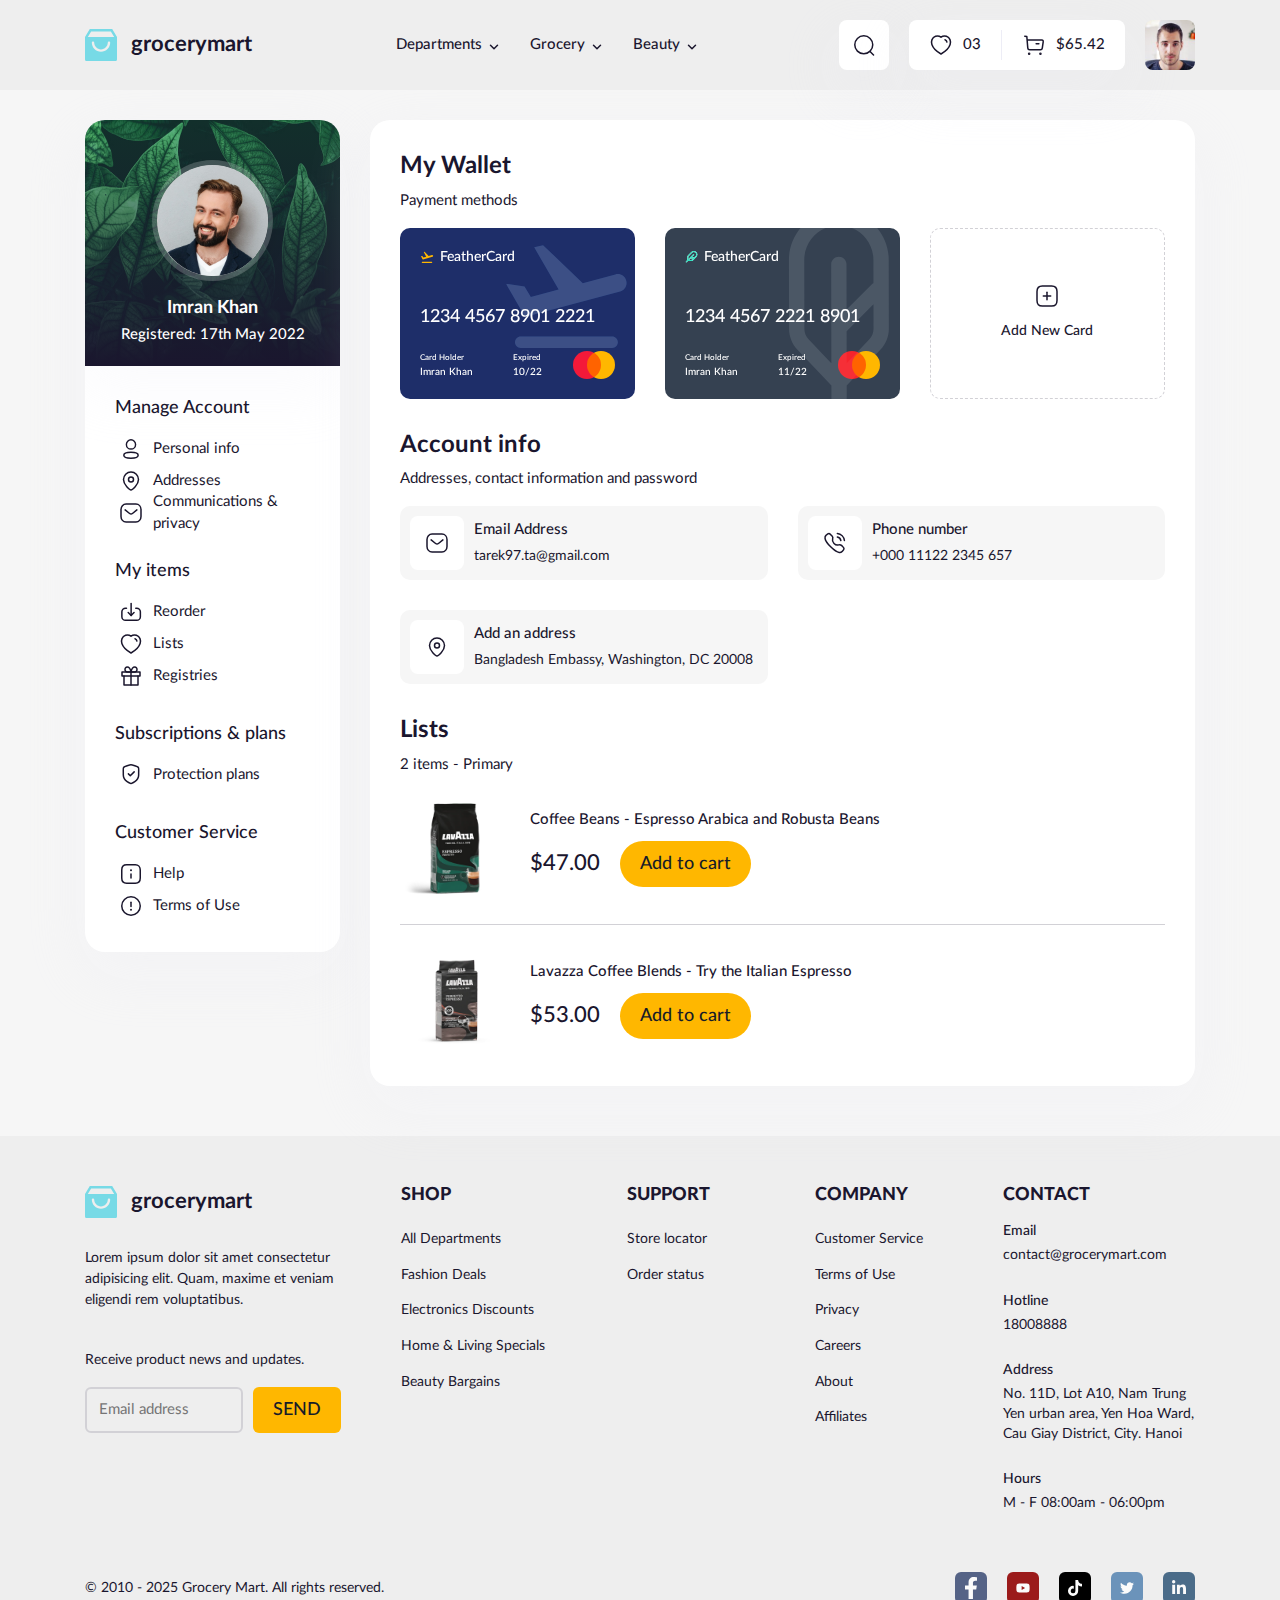
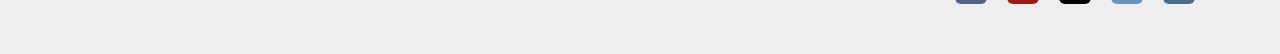
<file: profile.html>
<!DOCTYPE html>
<html lang="en">
    <head>
        <meta charset="UTF-8" />
        <meta name="viewport" content="width=device-width, initial-scale=1.0" />
        <title>Profile | Grocery Mart</title>

        <!-- Favicon -->
        <link rel="apple-touch-icon" sizes="76x76" href="./assets/favicon/apple-touch-icon.png" />
        <link rel="icon" type="image/png" sizes="32x32" href="./assets/favicon/favicon-32x32.png" />
        <link rel="icon" type="image/png" sizes="16x16" href="./assets/favicon/favicon-16x16.png" />
        <link rel="manifest" href="./assets/favicon/site.webmanifest" />
        <meta name="msapplication-TileColor" content="#da532c" />
        <meta name="theme-color" content="#ffffff" />

        <!-- Fonts -->
        <link rel="stylesheet" href="./assets/fonts/stylesheet.css" />

        <!-- Styles -->
        <link rel="stylesheet" href="./assets/css/main.css" />

        <!-- Scripts -->
        <script src="./assets/js/scripts.js"></script>
    </head>
    <body>
        <!-- Header -->
        <header id="header" class="header"></header>
        <script>
            load("#header", "./templates/header-logined.html");
        </script>

        <!-- MAIN -->
        <main class="profile">
            <div class="container">
                <!-- Search bar -->
                <div class="profile-container">
                    <div class="search-bar d-none d-md-flex">
                        <input type="text" name="" id="" placeholder="Search for item" class="search-bar__input" />
                        <button class="search-bar__submit">
                            <img src="./assets/icons/search.svg" alt="" class="search-bar__icon icon" />
                        </button>
                    </div>
                </div>

                <!-- Profile content -->
                <div class="profile-container">
                    <div class="row gy-md-3">
                        <div class="col-3 col-xl-4 col-lg-5 col-md-12">
                            <aside class="profile__sidebar">
                                <!-- User -->
                                <div class="profile-user">
                                    <img src="./assets/img/avatar/avatar-3.png" alt="" class="profile-user__avatar" />
                                    <h1 class="profile-user__name">Imran Khan</h1>
                                    <p class="profile-user__desc">Registered: 17th May 2022</p>
                                </div>

                                <!-- Menu 1 -->
                                <div class="profile-menu">
                                    <h3 class="profile-menu__title">Manage Account</h3>
                                    <ul class="profile-menu__list">
                                        <li>
                                            <a href="./edit-personal-info.html" class="profile-menu__link">
                                                <span class="profile-menu__icon">
                                                    <img src="./assets/icons/profile.svg" alt="" class="icon" />
                                                </span>
                                                Personal info
                                            </a>
                                        </li>
                                        <li>
                                            <a href="#!" class="profile-menu__link">
                                                <span class="profile-menu__icon">
                                                    <img src="./assets/icons/location.svg" alt="" class="icon" />
                                                </span>
                                                Addresses
                                            </a>
                                        </li>
                                        <li>
                                            <a href="#!" class="profile-menu__link">
                                                <span class="profile-menu__icon">
                                                    <img src="./assets/icons/message-2.svg" alt="" class="icon" />
                                                </span>
                                                Communications & privacy
                                            </a>
                                        </li>
                                    </ul>
                                </div>

                                <!-- Menu 2 -->
                                <div class="profile-menu">
                                    <h3 class="profile-menu__title">My items</h3>
                                    <ul class="profile-menu__list">
                                        <li>
                                            <a href="#!" class="profile-menu__link">
                                                <span class="profile-menu__icon">
                                                    <img src="./assets/icons/download.svg" alt="" class="icon" />
                                                </span>
                                                Reorder
                                            </a>
                                        </li>
                                        <li>
                                            <a href="#!" class="profile-menu__link">
                                                <span class="profile-menu__icon">
                                                    <img src="./assets/icons/heart.svg" alt="" class="icon" />
                                                </span>
                                                Lists
                                            </a>
                                        </li>
                                        <li>
                                            <a href="#!" class="profile-menu__link">
                                                <span class="profile-menu__icon">
                                                    <img src="./assets/icons/gift-2.svg" alt="" class="icon" />
                                                </span>
                                                Registries
                                            </a>
                                        </li>
                                    </ul>
                                </div>

                                <!-- Menu 3 -->
                                <div class="profile-menu">
                                    <h3 class="profile-menu__title">Subscriptions & plans</h3>
                                    <ul class="profile-menu__list">
                                        <li>
                                            <a href="#!" class="profile-menu__link">
                                                <span class="profile-menu__icon">
                                                    <img src="./assets/icons/shield.svg" alt="" class="icon" />
                                                </span>
                                                Protection plans
                                            </a>
                                        </li>
                                    </ul>
                                </div>

                                <!-- Menu 4 -->
                                <div class="profile-menu">
                                    <h3 class="profile-menu__title">Customer Service</h3>
                                    <ul class="profile-menu__list">
                                        <li>
                                            <a href="#!" class="profile-menu__link">
                                                <span class="profile-menu__icon">
                                                    <img src="./assets/icons/info.svg" alt="" class="icon" />
                                                </span>
                                                Help
                                            </a>
                                        </li>
                                        <li>
                                            <a href="#!" class="profile-menu__link">
                                                <span class="profile-menu__icon">
                                                    <img src="./assets/icons/danger.svg" alt="" class="icon" />
                                                </span>
                                                Terms of Use
                                            </a>
                                        </li>
                                    </ul>
                                </div>
                            </aside>
                        </div>
                        <div class="col-9 col-xl-8 col-lg-7 col-md-12">
                            <div class="cart-info">
                                <div class="row gy-3">
                                    <!-- My Wallet -->
                                    <div class="col-12">
                                        <h2 class="cart-info__heading">My Wallet</h2>
                                        <p class="cart-info__desc profile__desc">Payment methods</p>

                                        <div class="row gy-md-2 row-cols-3 row-cols-xl-2 row-cols-lg-1">
                                            <!-- Payment card 1 -->
                                            <div class="col">
                                                <article class="payment-card" style="--bg-color: #1e2e69">
                                                    <img
                                                        src="./assets/img/card/plane-bg.svg"
                                                        alt=""
                                                        class="payment-card__img"
                                                    />
                                                    <div class="payment-card__top">
                                                        <img src="./assets/img/card/plane.svg" alt="" />
                                                        <span class="payment-card__type">FeatherCard</span>
                                                    </div>
                                                    <div class="payment-card__number">1234 4567 8901 2221</div>
                                                    <div class="payment-card__bottom">
                                                        <div>
                                                            <p class="payment-card__label">Card Holder</p>
                                                            <p class="payment-card__value">Imran Khan</p>
                                                        </div>
                                                        <div class="payment-card__expired">
                                                            <p class="payment-card__label">Expired</p>
                                                            <p class="payment-card__value">10/22</p>
                                                        </div>
                                                        <div class="payment-card__circle"></div>
                                                    </div>
                                                </article>
                                            </div>

                                            <!-- Payment card 2 -->
                                            <div class="col">
                                                <article class="payment-card" style="--bg-color: #354151">
                                                    <img
                                                        src="./assets/img/card/leaf-bg.svg"
                                                        alt=""
                                                        class="payment-card__img"
                                                    />
                                                    <div class="payment-card__top">
                                                        <img src="./assets/img/card/leaf.svg" alt="" />
                                                        <span class="payment-card__type">FeatherCard</span>
                                                    </div>
                                                    <div class="payment-card__number">1234 4567 2221 8901</div>
                                                    <div class="payment-card__bottom">
                                                        <div>
                                                            <p class="payment-card__label">Card Holder</p>
                                                            <p class="payment-card__value">Imran Khan</p>
                                                        </div>
                                                        <div class="payment-card__expired">
                                                            <p class="payment-card__label">Expired</p>
                                                            <p class="payment-card__value">11/22</p>
                                                        </div>
                                                        <div class="payment-card__circle"></div>
                                                    </div>
                                                </article>
                                            </div>

                                            <!-- Add new payment card -->
                                            <div class="col">
                                                <a class="new-card" href="./add-new-card.html">
                                                    <img
                                                        src="./assets/icons/plus.svg"
                                                        alt=""
                                                        class="new-card__icon icon"
                                                    />
                                                    <p class="new-card__text">Add New Card</p>
                                                </a>
                                            </div>
                                        </div>
                                    </div>

                                    <!-- Account info -->
                                    <div class="col-12">
                                        <h2 class="cart-info__heading">Account info</h2>
                                        <p class="cart-info__desc profile__desc">
                                            Addresses, contact information and password
                                        </p>
                                        <div class="row gy-md-2 row-cols-2 row-cols-lg-1">
                                            <!-- Account info 1 -->
                                            <div class="col">
                                                <a href="./edit-personal-info.html">
                                                    <article class="account-info">
                                                        <div class="account-info__icon">
                                                            <img src="./assets/icons/message.svg" alt="" class="icon" />
                                                        </div>
                                                        <div>
                                                            <h3 class="account-info__title">Email Address</h3>
                                                            <p class="account-info__desc">tarek97.ta@gmail.com</p>
                                                        </div>
                                                    </article>
                                                </a>
                                            </div>

                                            <!-- Account info 2 -->
                                            <div class="col">
                                                <a href="./edit-personal-info.html">
                                                    <article class="account-info">
                                                        <div class="account-info__icon">
                                                            <img src="./assets/icons/calling.svg" alt="" class="icon" />
                                                        </div>
                                                        <div>
                                                            <h3 class="account-info__title">Phone number</h3>
                                                            <p class="account-info__desc">+000 11122 2345 657</p>
                                                        </div>
                                                    </article>
                                                </a>
                                            </div>

                                            <!-- Account info 3 -->
                                            <div class="col">
                                                <a href="./edit-personal-info.html">
                                                    <article class="account-info">
                                                        <div class="account-info__icon">
                                                            <img
                                                                src="./assets/icons/location.svg"
                                                                alt=""
                                                                class="icon"
                                                            />
                                                        </div>
                                                        <div>
                                                            <h3 class="account-info__title">Add an address</h3>
                                                            <p class="account-info__desc">
                                                                Bangladesh Embassy, Washington, DC 20008
                                                            </p>
                                                        </div>
                                                    </article>
                                                </a>
                                            </div>
                                        </div>
                                    </div>

                                    <div class="col-12">
                                        <h2 class="cart-info__heading">Lists</h2>
                                        <p class="cart-info__desc profile__desc">2 items - Primary</p>

                                        <!-- Favourite item 1 -->
                                        <article class="favourite-item">
                                            <img
                                                src="./assets/img/product/item-1.png"
                                                alt=""
                                                class="favourite-item__thumb"
                                            />
                                            <div>
                                                <h3 class="favourite-item__title">
                                                    Coffee Beans - Espresso Arabica and Robusta Beans
                                                </h3>
                                                <div class="favourite-item__content">
                                                    <span class="favourite-item__price">$47.00</span>
                                                    <button class="btn btn--primary btn--rounded">Add to cart</button>
                                                </div>
                                            </div>
                                        </article>

                                        <div class="separate" style="--margin: 20px"></div>

                                        <!-- Favourite item 2 -->
                                        <article class="favourite-item">
                                            <img
                                                src="./assets/img/product/item-2.png"
                                                alt=""
                                                class="favourite-item__thumb"
                                            />
                                            <div>
                                                <h3 class="favourite-item__title">
                                                    Lavazza Coffee Blends - Try the Italian Espresso
                                                </h3>
                                                <div class="favourite-item__content">
                                                    <span class="favourite-item__price">$53.00</span>
                                                    <button class="btn btn--primary btn--rounded">Add to cart</button>
                                                </div>
                                            </div>
                                        </article>
                                    </div>
                                </div>
                            </div>
                        </div>
                    </div>
                </div>
            </div>
        </main>

        <!-- Footer -->
        <footer id="footer" class="footer"></footer>
        <script>
            load("#footer", "./templates/footer.html");
        </script>

        <!-- Modal: confirm remove shopping cart item -->
        <div id="delete-confirm" class="modal modal--small hide">
            <div class="modal__content">
                <p class="modal__text">Do you want to remove this item from shopping cart?</p>
                <div class="modal__bottom">
                    <button class="btn btn--small btn--outline modal__btn js-toggle" toggle-target="#delete-confirm">
                        Cancel
                    </button>
                    <button
                        class="btn btn--small btn--danger btn--primary modal__btn btn--no-margin js-toggle"
                        toggle-target="#delete-confirm"
                    >
                        Delete
                    </button>
                </div>
            </div>
            <div class="modal__overlay js-toggle" toggle-target="#delete-confirm"></div>
        </div>
    </body>
</html>
</file>
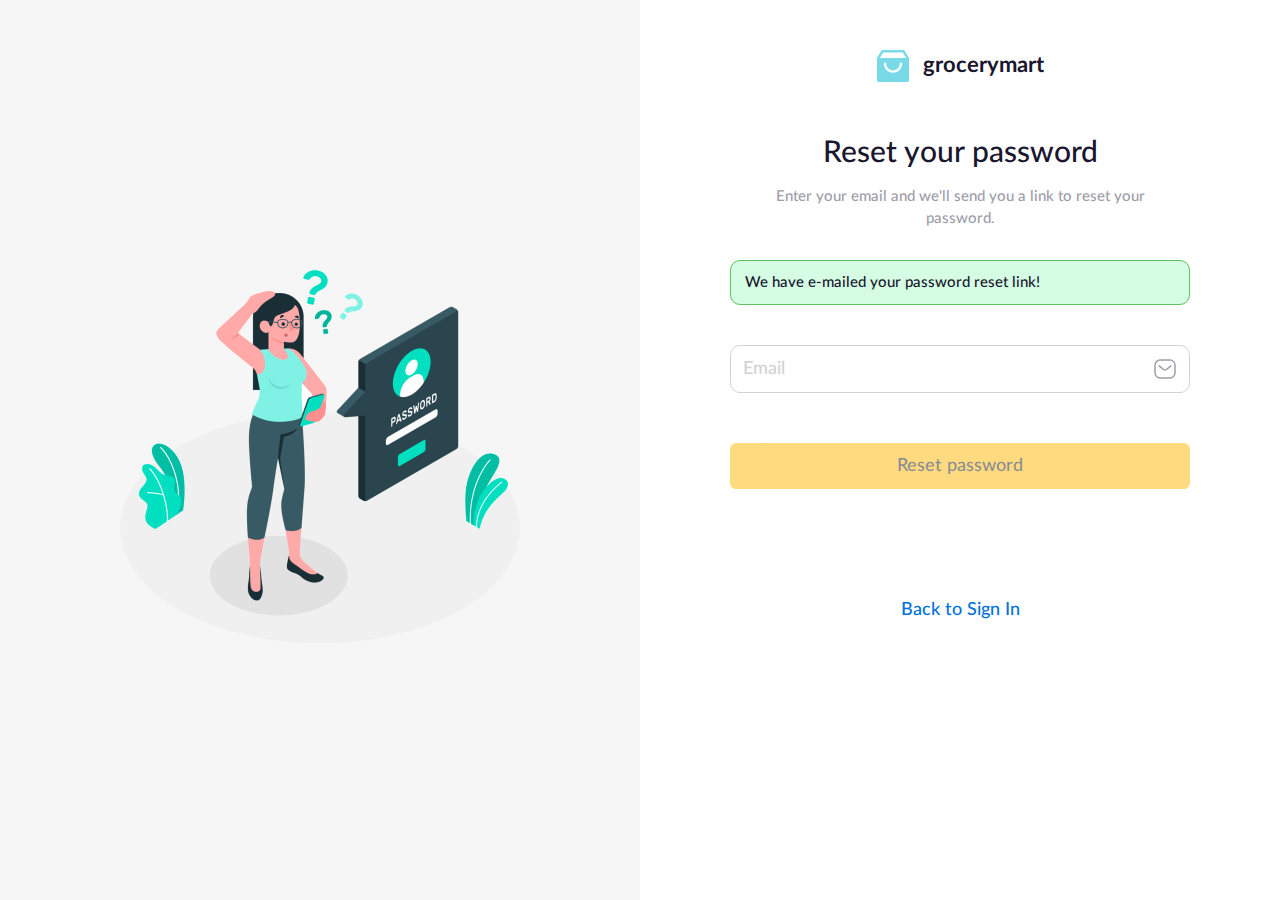
<file: reset-password-emailed.html>
<!DOCTYPE html>
<html lang="en">
    <head>
        <meta charset="UTF-8" />
        <meta name="viewport" content="width=device-width, initial-scale=1.0" />
        <title>Reset your password | Grocery Mart</title>

        <!-- Favicon -->
        <link rel="apple-touch-icon" sizes="76x76" href="./assets/favicon/apple-touch-icon.png" />
        <link rel="icon" type="image/png" sizes="32x32" href="./assets/favicon/favicon-32x32.png" />
        <link rel="icon" type="image/png" sizes="16x16" href="./assets/favicon/favicon-16x16.png" />
        <link rel="manifest" href="./assets/favicon/site.webmanifest" />
        <meta name="msapplication-TileColor" content="#da532c" />
        <meta name="theme-color" content="#ffffff" />

        <!-- Fonts -->
        <link rel="stylesheet" href="./assets/fonts/stylesheet.css" />

        <!-- Styles -->
        <link rel="stylesheet" href="./assets/css/main.css" />

        <!-- Scripts -->
        <script src="./assets/js/scripts.js"></script>
    </head>
    <body>
        <main class="auth">
            <!-- Auth intro -->
            <div class="auth__intro d-md-none">
                <img src="./assets/img/auth/forgot-password.png" alt="" class="auth__intro-img" />
            </div>

            <!-- Auth content -->
            <div class="auth__content">
                <div class="auth__content-inner">
                    <a href="./" class="logo">
                        <img src="./assets/icons/logo.svg" alt="grocerymart" class="logo__img" />
                        <h2 class="logo__title">grocerymart</h2>
                    </a>
                    <h1 class="auth__heading">Reset your password</h1>
                    <p class="auth__desc">Enter your email and we'll send you a link to reset your password.</p>
                    <div class="auth__message message message--success">We have e-mailed your password reset link!</div>
                    <form action="./index-logined.html" class="form auth__form auth__form-forgot">
                        <div class="form__group">
                            <div class="form__text-input">
                                <input type="email" name="" id="" placeholder="Email" class="form__input" required />
                                <img src="./assets/icons/message.svg" alt="" class="form__input-icon" />
                                <img src="./assets/icons/form-error.svg" alt="" class="form__input-icon-error" />
                            </div>
                            <p class="form__error">Email is not in correct format</p>
                        </div>
                        <div class="form__group auth__btn-group">
                            <button class="btn btn--primary auth__btn form__submit-btn">Reset password</button>
                        </div>
                    </form>

                    <p class="auth__text">
                        <a href="./sign-in.html" class="auth__link auth__text-link">Back to Sign In</a>
                    </p>
                </div>
            </div>
        </main>
        <script>
            window.dispatchEvent(new Event("template-loaded"));
        </script>
    </body>
</html>
</file>
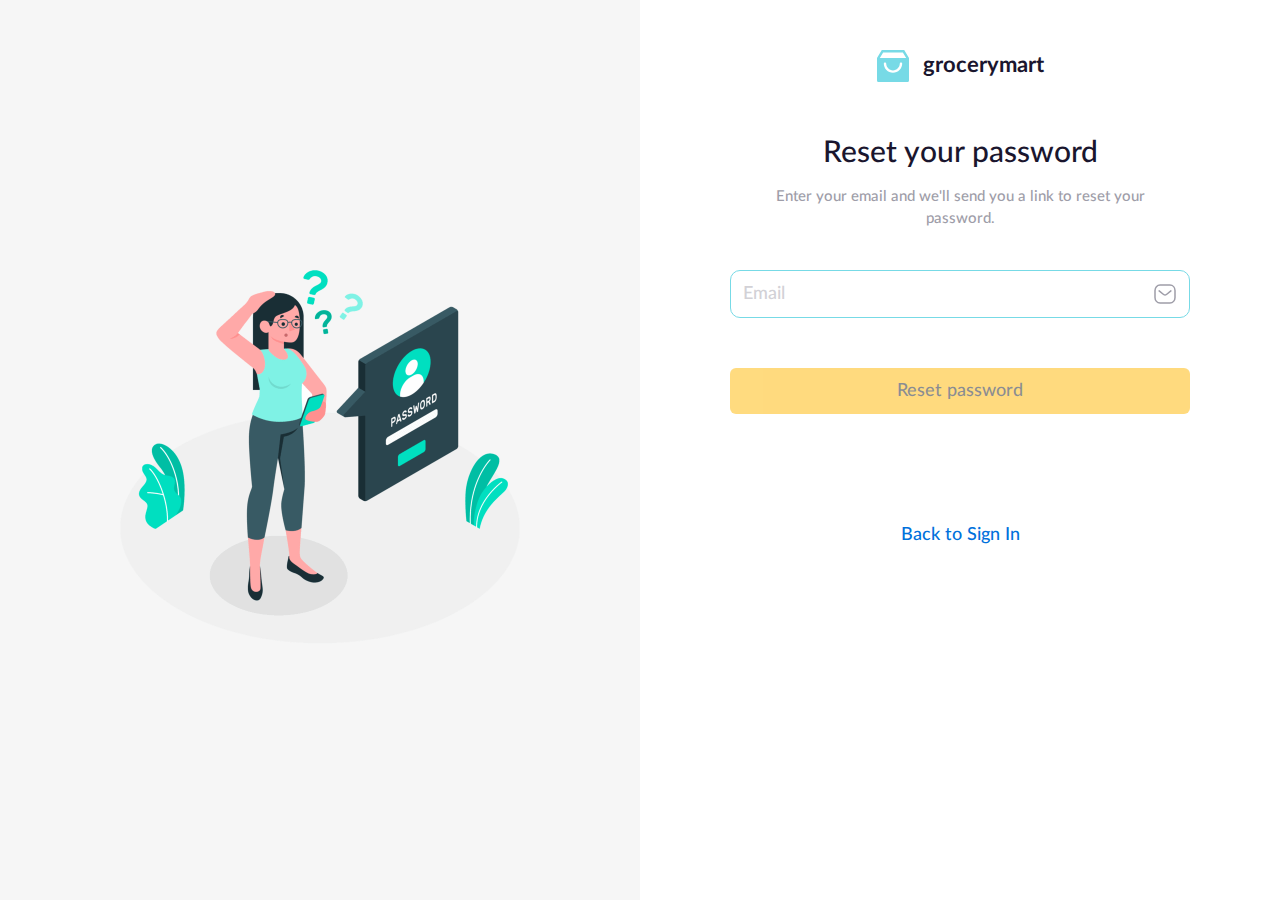
<file: reset-password.html>
<!DOCTYPE html>
<html lang="en">
    <head>
        <meta charset="UTF-8" />
        <meta name="viewport" content="width=device-width, initial-scale=1.0" />
        <title>Reset your password | Grocery Mart</title>

        <!-- Favicon -->
        <link rel="apple-touch-icon" sizes="76x76" href="./assets/favicon/apple-touch-icon.png" />
        <link rel="icon" type="image/png" sizes="32x32" href="./assets/favicon/favicon-32x32.png" />
        <link rel="icon" type="image/png" sizes="16x16" href="./assets/favicon/favicon-16x16.png" />
        <link rel="manifest" href="./assets/favicon/site.webmanifest" />
        <meta name="msapplication-TileColor" content="#da532c" />
        <meta name="theme-color" content="#ffffff" />

        <!-- Fonts -->
        <link rel="stylesheet" href="./assets/fonts/stylesheet.css" />

        <!-- Styles -->
        <link rel="stylesheet" href="./assets/css/main.css" />

        <!-- Scripts -->
        <script src="./assets/js/scripts.js"></script>
    </head>
    <body>
        <main class="auth">
            <!-- Auth intro -->
            <div class="auth__intro d-md-none">
                <img src="./assets/img/auth/forgot-password.png" alt="" class="auth__intro-img" />
            </div>

            <!-- Auth content -->
            <div class="auth__content">
                <div class="auth__content-inner">
                    <a href="./" class="logo">
                        <img src="./assets/icons/logo.svg" alt="grocerymart" class="logo__img" />
                        <h2 class="logo__title">grocerymart</h2>
                    </a>
                    <h1 class="auth__heading">Reset your password</h1>
                    <p class="auth__desc">Enter your email and we'll send you a link to reset your password.</p>
                    <!-- <div class="auth__message message message--success">We have e-mailed your password reset link!</div> -->
                    <form action="./reset-password-emailed.html" class="form auth__form auth__form-forgot">
                        <div class="form__group">
                            <div class="form__text-input">
                                <input
                                    type="email"
                                    name=""
                                    id=""
                                    placeholder="Email"
                                    class="form__input"
                                    autofocus
                                    required
                                />
                                <img src="./assets/icons/message.svg" alt="" class="form__input-icon" />
                                <img src="./assets/icons/form-error.svg" alt="" class="form__input-icon-error" />
                            </div>
                            <p class="form__error">Email is not in correct format</p>
                        </div>
                        <div class="form__group auth__btn-group">
                            <button class="btn btn--primary auth__btn form__submit-btn">Reset password</button>
                        </div>
                    </form>

                    <p class="auth__text">
                        <a href="./sign-in.html" class="auth__link auth__text-link">Back to Sign In</a>
                    </p>
                </div>
            </div>
        </main>
        <script>
            window.dispatchEvent(new Event("template-loaded"));
        </script>
    </body>
</html>
</file>
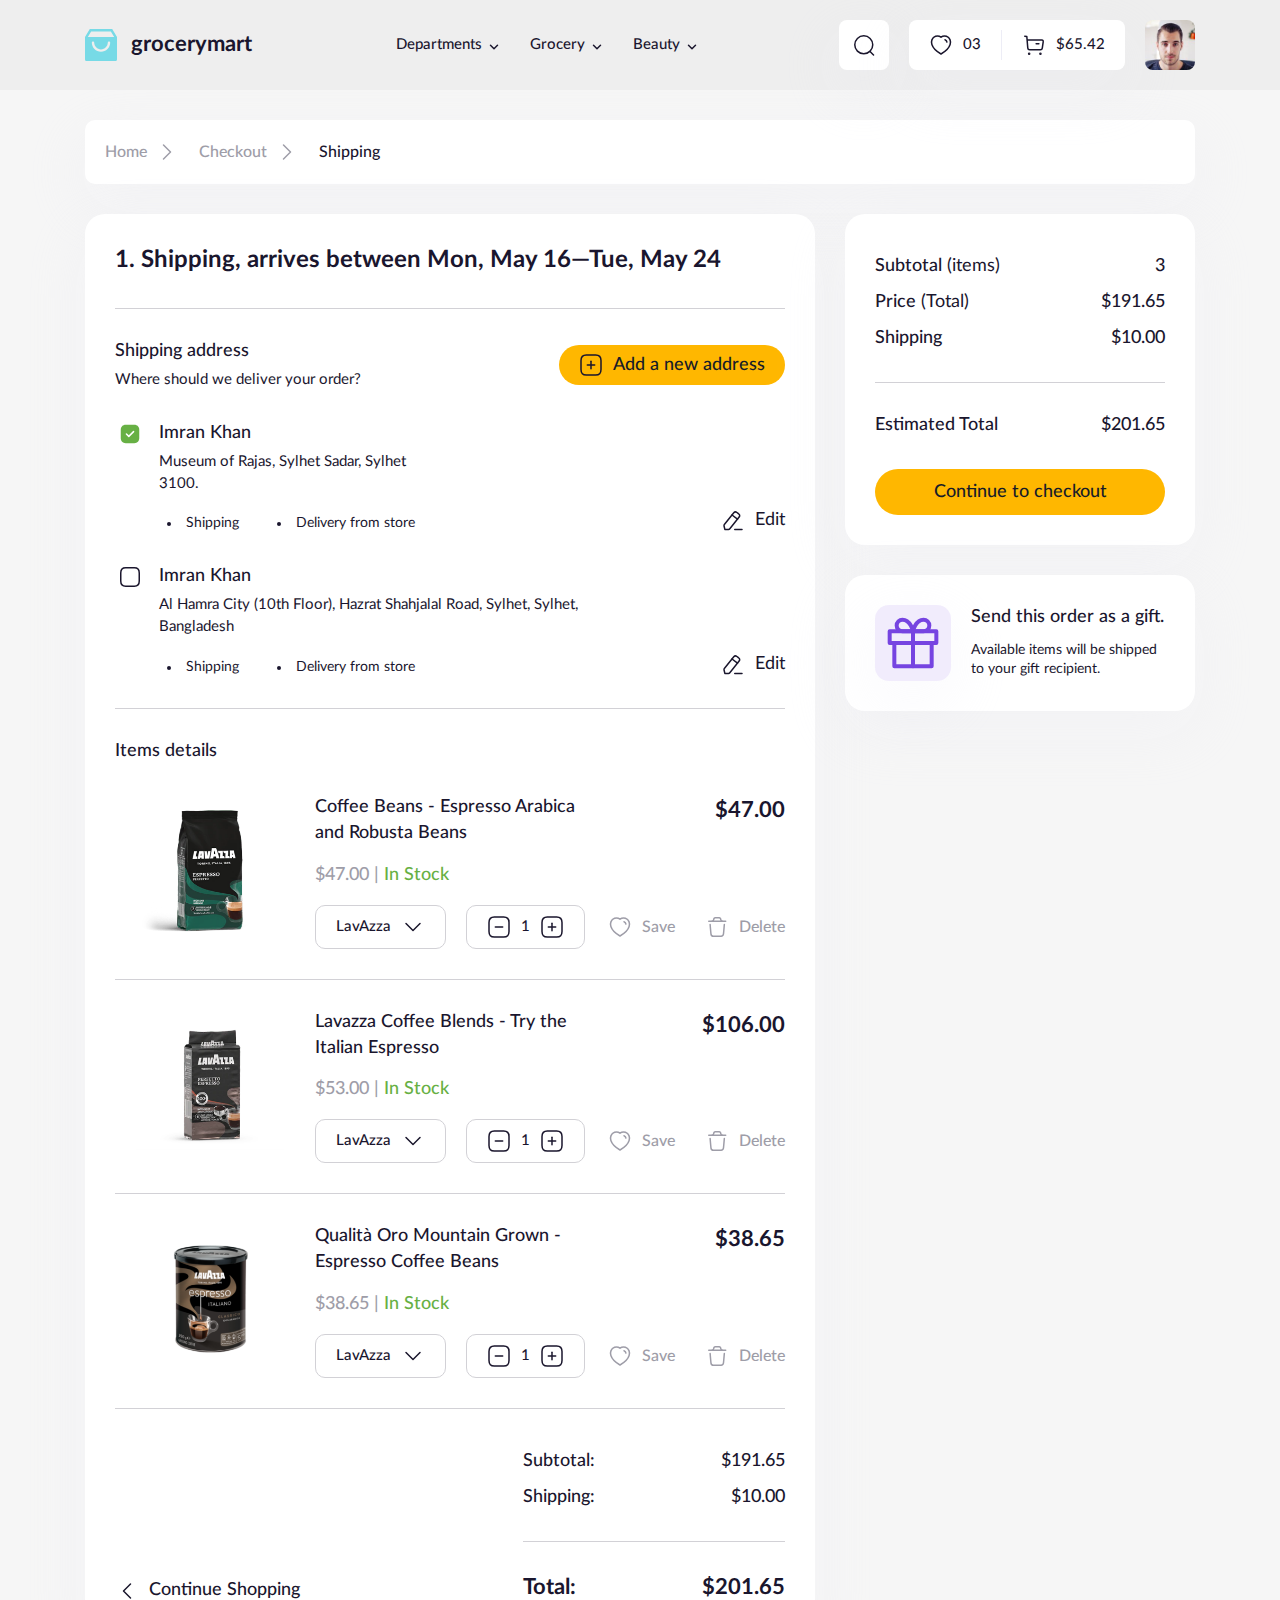
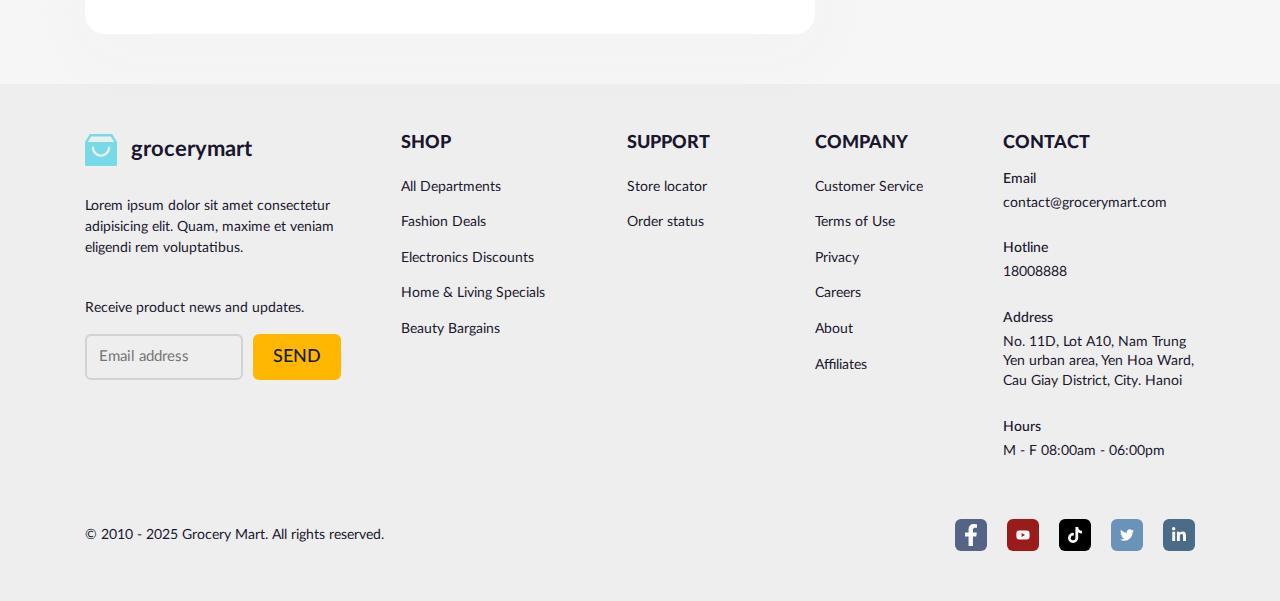
<file: shipping.html>
<!DOCTYPE html>
<html lang="en">
    <head>
        <meta charset="UTF-8" />
        <meta name="viewport" content="width=device-width, initial-scale=1.0" />
        <title>Shipping | Grocery Mart</title>

        <!-- Favicon -->
        <link rel="apple-touch-icon" sizes="76x76" href="./assets/favicon/apple-touch-icon.png" />
        <link rel="icon" type="image/png" sizes="32x32" href="./assets/favicon/favicon-32x32.png" />
        <link rel="icon" type="image/png" sizes="16x16" href="./assets/favicon/favicon-16x16.png" />
        <link rel="manifest" href="./assets/favicon/site.webmanifest" />
        <meta name="msapplication-TileColor" content="#da532c" />
        <meta name="theme-color" content="#ffffff" />

        <!-- Fonts -->
        <link rel="stylesheet" href="./assets/fonts/stylesheet.css" />

        <!-- Styles -->
        <link rel="stylesheet" href="./assets/css/main.css" />

        <!-- Scripts -->
        <script src="./assets/js/scripts.js"></script>
    </head>
    <body>
        <!-- Header -->
        <header id="header" class="header"></header>
        <script>
            load("#header", "./templates/header-logined.html");
        </script>

        <!-- MAIN -->
        <main class="checkout-page">
            <div class="container">
                <!-- Search bar -->
                <div class="checkout-container">
                    <div class="search-bar d-none d-md-flex">
                        <input type="text" name="" id="" placeholder="Search for item" class="search-bar__input" />
                        <button class="search-bar__submit">
                            <img src="./assets/icons/search.svg" alt="" class="search-bar__icon icon" />
                        </button>
                    </div>
                </div>

                <!-- Breadcrumbs -->
                <div class="checkout-container">
                    <ul class="breadcrumbs checkout-page__breadcrumbs">
                        <li>
                            <a href="./" class="breadcrumbs__link">
                                Home
                                <img src="./assets/icons/arrow-right.svg" alt="" />
                            </a>
                        </li>
                        <li>
                            <a href="./checkout.html" class="breadcrumbs__link">
                                Checkout
                                <img src="./assets/icons/arrow-right.svg" alt="" />
                            </a>
                        </li>
                        <li>
                            <a href="#!" class="breadcrumbs__link breadcrumbs__link--current">Shipping</a>
                        </li>
                    </ul>
                </div>

                <!-- Checkout content -->
                <div class="checkout-container">
                    <div class="row gy-xl-3">
                        <div class="col-8 col-xl-12">
                            <div class="cart-info">
                                <h1 class="cart-info__heading">1. Shipping, arrives between Mon, May 16—Tue, May 24</h1>
                                <div class="cart-info__separate"></div>

                                <!-- Checkout address -->
                                <div class="user-address">
                                    <div class="user-address__top">
                                        <div>
                                            <h2 class="user-address__title">Shipping address</h2>
                                            <p class="user-address__desc">Where should we deliver your order?</p>
                                        </div>
                                        <button
                                            class="user-address__btn btn btn--primary btn--rounded btn--small js-toggle"
                                            toggle-target="#add-new-address"
                                        >
                                            <img src="./assets/icons/plus.svg" alt="" />
                                            Add a new address
                                        </button>
                                    </div>
                                    <div class="user-address__list">
                                        <!-- Empty message -->
                                        <!-- <p class="user-address__message">
                                            Not address yet.
                                            <a class="user-address__link js-toggle" href="#!" toggle-target="#add-new-address">Add a new address</a>
                                        </p> -->

                                        <!-- Address card 1 -->
                                        <article class="address-card">
                                            <div class="address-card__left">
                                                <div class="address-card__choose">
                                                    <label class="cart-info__checkbox">
                                                        <input
                                                            type="radio"
                                                            name="shipping-adress"
                                                            checked
                                                            class="cart-info__checkbox-input"
                                                        />
                                                    </label>
                                                </div>
                                                <div class="address-card__info">
                                                    <h3 class="address-card__title">Imran Khan</h3>
                                                    <p class="address-card__desc">
                                                        Museum of Rajas, Sylhet Sadar, Sylhet 3100.
                                                    </p>
                                                    <ul class="address-card__list">
                                                        <li class="address-card__list-item">Shipping</li>
                                                        <li class="address-card__list-item">Delivery from store</li>
                                                    </ul>
                                                </div>
                                            </div>
                                            <div class="address-card__right">
                                                <div class="address-card__ctrl">
                                                    <button
                                                        class="cart-info__edit-btn js-toggle"
                                                        toggle-target="#add-new-address"
                                                    >
                                                        <img class="icon" src="./assets/icons/edit.svg" alt="" />
                                                        Edit
                                                    </button>
                                                </div>
                                            </div>
                                        </article>

                                        <!-- Address card 2 -->
                                        <article class="address-card">
                                            <div class="address-card__left">
                                                <div class="address-card__choose">
                                                    <label class="cart-info__checkbox">
                                                        <input
                                                            type="radio"
                                                            name="shipping-adress"
                                                            class="cart-info__checkbox-input"
                                                        />
                                                    </label>
                                                </div>
                                                <div class="address-card__info">
                                                    <h3 class="address-card__title">Imran Khan</h3>
                                                    <p class="address-card__desc">
                                                        Al Hamra City (10th Floor), Hazrat Shahjalal Road, Sylhet,
                                                        Sylhet, Bangladesh
                                                    </p>
                                                    <ul class="address-card__list">
                                                        <li class="address-card__list-item">Shipping</li>
                                                        <li class="address-card__list-item">Delivery from store</li>
                                                    </ul>
                                                </div>
                                            </div>
                                            <div class="address-card__right">
                                                <div class="address-card__ctrl">
                                                    <button
                                                        class="cart-info__edit-btn js-toggle"
                                                        toggle-target="#add-new-address"
                                                    >
                                                        <img class="icon" src="./assets/icons/edit.svg" alt="" />
                                                        Edit
                                                    </button>
                                                </div>
                                            </div>
                                        </article>
                                    </div>
                                </div>

                                <div class="cart-info__separate"></div>

                                <h2 class="cart-info__sub-heading">Items details</h2>
                                <div class="cart-info__list">
                                    <!-- Cart item 1 -->
                                    <article class="cart-item">
                                        <a href="./product-detail.html">
                                            <img
                                                src="./assets/img/product/item-1.png"
                                                alt=""
                                                class="cart-item__thumb"
                                            />
                                        </a>
                                        <div class="cart-item__content">
                                            <div class="cart-item__content-left">
                                                <h3 class="cart-item__title">
                                                    <a href="./product-detail.html">
                                                        Coffee Beans - Espresso Arabica and Robusta Beans
                                                    </a>
                                                </h3>
                                                <p class="cart-item__price-wrap">
                                                    $47.00 | <span class="cart-item__status">In Stock</span>
                                                </p>
                                                <div class="cart-item__ctrl cart-item__ctrl--md-block">
                                                    <div class="cart-item__input">
                                                        LavAzza
                                                        <img
                                                            class="icon"
                                                            src="./assets/icons/arrow-down-2.svg"
                                                            alt=""
                                                        />
                                                    </div>
                                                    <div class="cart-item__input">
                                                        <button class="cart-item__input-btn">
                                                            <img class="icon" src="./assets/icons/minus.svg" alt="" />
                                                        </button>
                                                        <span>1</span>
                                                        <button class="cart-item__input-btn">
                                                            <img class="icon" src="./assets/icons/plus.svg" alt="" />
                                                        </button>
                                                    </div>
                                                </div>
                                            </div>
                                            <div class="cart-item__content-right">
                                                <p class="cart-item__total-price">$47.00</p>
                                                <div class="cart-item__ctrl">
                                                    <button class="cart-item__ctrl-btn">
                                                        <img src="./assets/icons/heart-2.svg" alt="" />
                                                        Save
                                                    </button>
                                                    <button
                                                        class="cart-item__ctrl-btn js-toggle"
                                                        toggle-target="#delete-confirm"
                                                    >
                                                        <img src="./assets/icons/trash.svg" alt="" />
                                                        Delete
                                                    </button>
                                                </div>
                                            </div>
                                        </div>
                                    </article>

                                    <!-- Cart item 2 -->
                                    <article class="cart-item">
                                        <a href="./product-detail.html">
                                            <img
                                                src="./assets/img/product/item-2.png"
                                                alt=""
                                                class="cart-item__thumb"
                                            />
                                        </a>
                                        <div class="cart-item__content">
                                            <div class="cart-item__content-left">
                                                <h3 class="cart-item__title">
                                                    <a href="./product-detail.html">
                                                        Lavazza Coffee Blends - Try the Italian Espresso
                                                    </a>
                                                </h3>
                                                <p class="cart-item__price-wrap">
                                                    $53.00 | <span class="cart-item__status">In Stock</span>
                                                </p>
                                                <div class="cart-item__ctrl cart-item__ctrl--md-block">
                                                    <div class="cart-item__input">
                                                        LavAzza
                                                        <img
                                                            class="icon"
                                                            src="./assets/icons/arrow-down-2.svg"
                                                            alt=""
                                                        />
                                                    </div>
                                                    <div class="cart-item__input">
                                                        <button class="cart-item__input-btn">
                                                            <img class="icon" src="./assets/icons/minus.svg" alt="" />
                                                        </button>
                                                        <span>1</span>
                                                        <button class="cart-item__input-btn">
                                                            <img class="icon" src="./assets/icons/plus.svg" alt="" />
                                                        </button>
                                                    </div>
                                                </div>
                                            </div>
                                            <div class="cart-item__content-right">
                                                <p class="cart-item__total-price">$106.00</p>
                                                <div class="cart-item__ctrl">
                                                    <button class="cart-item__ctrl-btn">
                                                        <img src="./assets/icons/heart-2.svg" alt="" />
                                                        Save
                                                    </button>
                                                    <button
                                                        class="cart-item__ctrl-btn js-toggle"
                                                        toggle-target="#delete-confirm"
                                                    >
                                                        <img src="./assets/icons/trash.svg" alt="" />
                                                        Delete
                                                    </button>
                                                </div>
                                            </div>
                                        </div>
                                    </article>

                                    <!-- Cart item 3 -->
                                    <article class="cart-item">
                                        <a href="./product-detail.html">
                                            <img
                                                src="./assets/img/product/item-3.png"
                                                alt=""
                                                class="cart-item__thumb"
                                            />
                                        </a>
                                        <div class="cart-item__content">
                                            <div class="cart-item__content-left">
                                                <h3 class="cart-item__title">
                                                    <a href="./product-detail.html">
                                                        Qualità Oro Mountain Grown - Espresso Coffee Beans
                                                    </a>
                                                </h3>
                                                <p class="cart-item__price-wrap">
                                                    $38.65 | <span class="cart-item__status">In Stock</span>
                                                </p>
                                                <div class="cart-item__ctrl cart-item__ctrl--md-block">
                                                    <div class="cart-item__input">
                                                        LavAzza
                                                        <img
                                                            class="icon"
                                                            src="./assets/icons/arrow-down-2.svg"
                                                            alt=""
                                                        />
                                                    </div>
                                                    <div class="cart-item__input">
                                                        <button class="cart-item__input-btn">
                                                            <img class="icon" src="./assets/icons/minus.svg" alt="" />
                                                        </button>
                                                        <span>1</span>
                                                        <button class="cart-item__input-btn">
                                                            <img class="icon" src="./assets/icons/plus.svg" alt="" />
                                                        </button>
                                                    </div>
                                                </div>
                                            </div>
                                            <div class="cart-item__content-right">
                                                <p class="cart-item__total-price">$38.65</p>
                                                <div class="cart-item__ctrl">
                                                    <button class="cart-item__ctrl-btn">
                                                        <img src="./assets/icons/heart-2.svg" alt="" />
                                                        Save
                                                    </button>
                                                    <button
                                                        class="cart-item__ctrl-btn js-toggle"
                                                        toggle-target="#delete-confirm"
                                                    >
                                                        <img src="./assets/icons/trash.svg" alt="" />
                                                        Delete
                                                    </button>
                                                </div>
                                            </div>
                                        </div>
                                    </article>
                                </div>
                                <div class="cart-info__bottom d-md-none">
                                    <div class="row">
                                        <div class="col-8 col-xxl-7">
                                            <div class="cart-info__continue">
                                                <a href="./" class="cart-info__continue-link">
                                                    <img
                                                        class="cart-info__continue-icon icon"
                                                        src="./assets/icons/arrow-down-2.svg"
                                                        alt=""
                                                    />
                                                    Continue Shopping
                                                </a>
                                            </div>
                                        </div>
                                        <div class="col-4 col-xxl-5">
                                            <div class="cart-info__row">
                                                <span>Subtotal:</span>
                                                <span>$191.65</span>
                                            </div>
                                            <div class="cart-info__row">
                                                <span>Shipping:</span>
                                                <span>$10.00</span>
                                            </div>
                                            <div class="cart-info__separate"></div>
                                            <div class="cart-info__row cart-info__row--bold">
                                                <span>Total:</span>
                                                <span>$201.65</span>
                                            </div>
                                        </div>
                                    </div>
                                </div>
                            </div>
                        </div>
                        <div class="col-4 col-xl-12">
                            <div class="cart-info">
                                <div class="cart-info__row">
                                    <span>Subtotal <span class="cart-info__sub-label">(items)</span></span>
                                    <span>3</span>
                                </div>
                                <div class="cart-info__row">
                                    <span>Price <span class="cart-info__sub-label">(Total)</span></span>
                                    <span>$191.65</span>
                                </div>
                                <div class="cart-info__row">
                                    <span>Shipping</span>
                                    <span>$10.00</span>
                                </div>
                                <div class="cart-info__separate"></div>
                                <div class="cart-info__row">
                                    <span>Estimated Total</span>
                                    <span>$201.65</span>
                                </div>
                                <a href="./payment.html" class="cart-info__next-btn btn btn--primary btn--rounded">
                                    Continue to checkout
                                </a>
                            </div>
                            <div class="cart-info">
                                <a href="#!">
                                    <article class="gift-item">
                                        <div class="gift-item__icon-wrap">
                                            <img src="./assets/icons/gift.svg" alt="" class="gift-item__icon" />
                                        </div>
                                        <div class="gift-item__content">
                                            <h3 class="gift-item__title">Send this order as a gift.</h3>
                                            <p class="gift-item__desc">
                                                Available items will be shipped to your gift recipient.
                                            </p>
                                        </div>
                                    </article>
                                </a>
                            </div>
                        </div>
                    </div>
                </div>
            </div>
        </main>

        <!-- Footer -->
        <footer id="footer" class="footer"></footer>
        <script>
            load("#footer", "./templates/footer.html");
        </script>

        <!-- Modal: confirm remove shopping cart item -->
        <div id="delete-confirm" class="modal modal--small hide">
            <div class="modal__content">
                <p class="modal__text">Do you want to remove this item from shopping cart?</p>
                <div class="modal__bottom">
                    <button class="btn btn--small btn--outline modal__btn js-toggle" toggle-target="#delete-confirm">
                        Cancel
                    </button>
                    <button
                        class="btn btn--small btn--danger btn--primary modal__btn btn--no-margin js-toggle"
                        toggle-target="#delete-confirm"
                    >
                        Delete
                    </button>
                </div>
            </div>
            <div class="modal__overlay js-toggle" toggle-target="#delete-confirm"></div>
        </div>

        <!-- Modal: address new shipping address -->
        <div id="add-new-address" class="modal hide" style="--content-width: 650px">
            <div class="modal__content">
                <form action="" class="form">
                    <h2 class="modal__heading">Add new shipping address</h2>
                    <div class="modal__body">
                        <div class="form__row">
                            <div class="form__group">
                                <label for="name" class="form__label form__label--small">Name</label>
                                <div class="form__text-input form__text-input--small">
                                    <input
                                        type="text"
                                        name="name"
                                        id="name"
                                        placeholder="Name"
                                        class="form__input"
                                        required
                                        minlength="2"
                                    />
                                    <img src="./assets/icons/form-error.svg" alt="" class="form__input-icon-error" />
                                </div>
                                <p class="form__error">Name must be at least 2 characters</p>
                            </div>
                            <div class="form__group">
                                <label for="phone" class="form__label form__label--small">Phone</label>
                                <div class="form__text-input form__text-input--small">
                                    <input
                                        type="tel"
                                        name="phone"
                                        id="phone"
                                        placeholder="Phone"
                                        class="form__input"
                                        required
                                        minlength="10"
                                    />
                                    <img src="./assets/icons/form-error.svg" alt="" class="form__input-icon-error" />
                                </div>
                                <p class="form__error">Phone must be at least 10 characters</p>
                            </div>
                        </div>
                        <div class="form__group">
                            <label for="address" class="form__label form__label--small">Address</label>
                            <div class="form__text-area">
                                <textarea
                                    name="address"
                                    id="address"
                                    placeholder="Address (Area and street)"
                                    class="form__text-area-input"
                                    required
                                ></textarea>
                                <img src="./assets/icons/form-error.svg" alt="" class="form__input-icon-error" />
                            </div>
                            <p class="form__error">Address not empty</p>
                        </div>
                        <div class="form__group">
                            <label for="city" class="form__label form__label--small">City/District/Town</label>
                            <div class="form__text-input form__text-input--small">
                                <input
                                    type="text"
                                    name=""
                                    placeholder="City/District/Town"
                                    id="city"
                                    readonly
                                    class="form__input js-toggle"
                                    toggle-target="#city-dialog"
                                />
                                <img src="./assets/icons/form-error.svg" alt="" class="form__input-icon-error" />

                                <!-- Select dialog -->
                                <div id="city-dialog" class="form__select-dialog hide">
                                    <h2 class="form__dialog-heading d-none d-sm-block">City/District/Town</h2>
                                    <button
                                        class="form__close-dialog d-none d-sm-block js-toggle"
                                        toggle-target="#city-dialog"
                                    >
                                        &times
                                    </button>
                                    <div class="form__search">
                                        <input type="text" placeholder="Search" class="form__search-input" />
                                        <img src="./assets/icons/search.svg" alt="" class="form__search-icon icon" />
                                    </div>
                                    <ul class="form__options-list">
                                        <li class="form__option">Ha Noi</li>
                                        <li class="form__option form__option--current">Ho Chi Minh</li>
                                        <li class="form__option">Da Nang</li>
                                        <li class="form__option">Ha Noi</li>
                                        <li class="form__option">Ho Chi Minh</li>
                                        <li class="form__option">Da Nang</li>
                                        <li class="form__option">Ha Noi</li>
                                        <li class="form__option">Ho Chi Minh</li>
                                        <li class="form__option">Da Nang</li>
                                        <li class="form__option">Ha Noi</li>
                                        <li class="form__option">Ho Chi Minh</li>
                                        <li class="form__option">Da Nang</li>
                                        <li class="form__option">Ha Noi</li>
                                        <li class="form__option">Ho Chi Minh</li>
                                        <li class="form__option">Da Nang</li>
                                        <li class="form__option">Ha Noi</li>
                                        <li class="form__option">Ho Chi Minh</li>
                                        <li class="form__option">Da Nang</li>
                                        <li class="form__option">Ha Noi</li>
                                        <li class="form__option">Ho Chi Minh</li>
                                        <li class="form__option">Da Nang</li>
                                        <li class="form__option">Ha Noi</li>
                                        <li class="form__option">Ho Chi Minh</li>
                                        <li class="form__option">Da Nang</li>
                                        <li class="form__option">Ha Noi</li>
                                        <li class="form__option">Ho Chi Minh</li>
                                        <li class="form__option">Da Nang</li>
                                        <li class="form__option">Ha Noi</li>
                                        <li class="form__option">Ho Chi Minh</li>
                                        <li class="form__option">Da Nang</li>
                                        <li class="form__option">Ha Noi</li>
                                        <li class="form__option">Ho Chi Minh</li>
                                        <li class="form__option">Da Nang</li>
                                        <li class="form__option">Ha Noi</li>
                                        <li class="form__option">Ho Chi Minh</li>
                                        <li class="form__option">Da Nang</li>
                                    </ul>
                                </div>
                            </div>
                            <p class="form__error">Phone must be at least 11 characters</p>
                        </div>
                        <div class="form__group form__group--inline">
                            <label class="form__checkbox">
                                <input type="checkbox" name="" id="" class="form__checkbox-input d-none" />
                                <span class="form__checkbox-label">Set as default address</span>
                            </label>
                        </div>
                    </div>
                    <div class="modal__bottom">
                        <button class="btn btn--small btn--text modal__btn js-toggle" toggle-target="#add-new-address">
                            Cancel
                        </button>
                        <button
                            class="btn btn--small btn--primary modal__btn btn--no-margin js-toggle"
                            toggle-target="#add-new-address"
                        >
                            Create
                        </button>
                    </div>
                </form>
            </div>
            <div class="modal__overlay"></div>
        </div>
    </body>
</html>
</file>
<file: assets/fonts/stylesheet.css>
/* LATO */
@font-face {
    font-family: 'Lato';
    src: url('Lato-Bold.woff2') format('woff2'), url('Lato-Bold.woff') format('woff');
    font-weight: bold;
    font-style: normal;
    font-display: swap;
}

@font-face {
    font-family: 'Lato Hairline';
    src: url('Lato-Hairline.woff2') format('woff2'), url('Lato-Hairline.woff') format('woff');
    font-weight: normal;
    font-style: normal;
    font-display: swap;
}

@font-face {
    font-family: 'Lato';
    src: url('Lato-Black.woff2') format('woff2'), url('Lato-Black.woff') format('woff');
    font-weight: 900;
    font-style: normal;
    font-display: swap;
}

@font-face {
    font-family: 'Lato';
    src: url('Lato-Heavy.woff2') format('woff2'), url('Lato-Heavy.woff') format('woff');
    font-weight: 900;
    font-style: normal;
    font-display: swap;
}

@font-face {
    font-family: 'Lato';
    src: url('Lato-Regular.woff2') format('woff2'), url('Lato-Regular.woff') format('woff');
    font-weight: normal;
    font-style: normal;
    font-display: swap;
}

@font-face {
    font-family: 'Lato';
    src: url('Lato-Medium.woff2') format('woff2'), url('Lato-Medium.woff') format('woff');
    font-weight: 500;
    font-style: normal;
    font-display: swap;
}

@font-face {
    font-family: 'Lato';
    src: url('Lato-Italic.woff2') format('woff2'), url('Lato-Italic.woff') format('woff');
    font-weight: normal;
    font-style: italic;
    font-display: swap;
}

@font-face {
    font-family: 'Lato';
    src: url('Lato-Light.woff2') format('woff2'), url('Lato-Light.woff') format('woff');
    font-weight: 300;
    font-style: normal;
    font-display: swap;
}

@font-face {
    font-family: 'Lato';
    src: url('Lato-Thin.woff2') format('woff2'), url('Lato-Thin.woff') format('woff');
    font-weight: 100;
    font-style: normal;
    font-display: swap;
}
</file>
<file: assets/css/main.css>
/* http://meyerweb.com/eric/tools/css/reset/ 
   v2.0 | 20110126
   License: none (public domain)
*/
html,
body,
div,
span,
applet,
object,
iframe,
h1,
h2,
h3,
h4,
h5,
h6,
p,
blockquote,
pre,
a,
abbr,
acronym,
address,
big,
cite,
code,
del,
dfn,
em,
img,
ins,
kbd,
q,
s,
samp,
small,
strike,
strong,
sub,
sup,
tt,
var,
b,
u,
i,
center,
dl,
dt,
dd,
ol,
ul,
li,
fieldset,
form,
label,
legend,
table,
caption,
tbody,
tfoot,
thead,
tr,
th,
td,
article,
aside,
canvas,
details,
embed,
figure,
figcaption,
footer,
header,
hgroup,
menu,
nav,
output,
ruby,
section,
summary,
time,
mark,
audio,
video {
  margin: 0;
  padding: 0;
  border: 0;
  font-size: 100%;
  font: inherit;
  vertical-align: baseline;
}

/* HTML5 display-role reset for older browsers */
article,
aside,
details,
figcaption,
figure,
footer,
header,
hgroup,
menu,
nav,
section {
  display: block;
}

body {
  line-height: 1;
}

ol,
ul {
  list-style: none;
}

blockquote,
q {
  quotes: none;
}

blockquote:before,
blockquote:after,
q:before,
q:after {
  content: "";
  content: none;
}

table {
  border-collapse: collapse;
  border-spacing: 0;
}

*,
::before,
::after {
  box-sizing: border-box;
}

* {
  -webkit-tap-highlight-color: transparent;
}

html {
  font-size: 62.5%;
}

body {
  font-size: 1.6rem;
  font-family: Lato, sans-serif;
  color: var(--text-color);
  background: var(--body-bg);
}

a {
  color: inherit;
  text-decoration: none;
}

button {
  border: none;
  outline: none;
  background: transparent;
  padding: 0;
  cursor: pointer;
}

a,
img,
button,
input,
label,
textarea,
select {
  padding: 0;
  font-family: inherit;
  color: inherit;
  outline: none;
  border: none;
}

input,
textarea {
  background: transparent;
}

input:-webkit-autofill,
input:-webkit-autofill:focus,
input:-webkit-autofill:active,
input:-webkit-autofill:hover {
  transition: background-color 1s 9999s;
  -webkit-text-fill-color: var(--text-color);
  caret-color: var(--text-color);
}

.icon {
  filter: var(--icon-color);
}

@media (max-width: 575.98px) {
  .container {
    padding-left: 20px !important;
    padding-right: 20px !important;
  }
}

i,
em {
  font-style: italic;
}

b,
strong {
  font-weight: 600;
}

.separate {
  margin: var(--margin) 0;
  height: 1px;
  background: var(--separate-color);
}

.row > *, .container-fluid, .container {
  padding-left: calc(var(--grid-gutter-x) * 0.5);
  padding-right: calc(var(--grid-gutter-x) * 0.5);
}

.container-fluid, .container {
  --grid-gutter-x: 30px;
  --grid-gutter-y: 0;
  width: 1370px;
  margin-left: auto;
  margin-right: auto;
}

.container {
  width: 1370px;
}

.row {
  display: flex;
  flex-wrap: wrap;
  margin-top: calc(var(--grid-gutter-y) * -1);
  margin-left: calc(var(--grid-gutter-x) * 0.5 * -1);
  margin-right: calc(var(--grid-gutter-x) * 0.5 * -1);
}
.row > * {
  margin-top: var(--grid-gutter-y);
}

.col {
  flex: 1 0;
}

.row-cols-1 > * {
  flex: 0 0 auto;
  width: 100%;
}

.row-cols-2 > * {
  flex: 0 0 auto;
  width: 50%;
}

.row-cols-3 > * {
  flex: 0 0 auto;
  width: 33.3333333333%;
}

.row-cols-4 > * {
  flex: 0 0 auto;
  width: 25%;
}

.row-cols-5 > * {
  flex: 0 0 auto;
  width: 20%;
}

.row-cols-6 > * {
  flex: 0 0 auto;
  width: 16.6666666667%;
}

.col-1 {
  flex: 0 0 auto;
  width: 8.3333333333%;
}

.col-2 {
  flex: 0 0 auto;
  width: 16.6666666667%;
}

.col-3 {
  flex: 0 0 auto;
  width: 25%;
}

.col-4 {
  flex: 0 0 auto;
  width: 33.3333333333%;
}

.col-5 {
  flex: 0 0 auto;
  width: 41.6666666667%;
}

.col-6 {
  flex: 0 0 auto;
  width: 50%;
}

.col-7 {
  flex: 0 0 auto;
  width: 58.3333333333%;
}

.col-8 {
  flex: 0 0 auto;
  width: 66.6666666667%;
}

.col-9 {
  flex: 0 0 auto;
  width: 75%;
}

.col-10 {
  flex: 0 0 auto;
  width: 83.3333333333%;
}

.col-11 {
  flex: 0 0 auto;
  width: 91.6666666667%;
}

.col-12 {
  flex: 0 0 auto;
  width: 100%;
}

.offset-0 {
  margin-left: 0;
}

.offset-1 {
  margin-left: 8.3333333333%;
}

.offset-2 {
  margin-left: 16.6666666667%;
}

.offset-3 {
  margin-left: 25%;
}

.offset-4 {
  margin-left: 33.3333333333%;
}

.offset-5 {
  margin-left: 41.6666666667%;
}

.offset-6 {
  margin-left: 50%;
}

.offset-7 {
  margin-left: 58.3333333333%;
}

.offset-8 {
  margin-left: 66.6666666667%;
}

.offset-9 {
  margin-left: 75%;
}

.offset-10 {
  margin-left: 83.3333333333%;
}

.offset-11 {
  margin-left: 91.6666666667%;
}

.g-0,
.gx-0 {
  --grid-gutter-x: 0px;
}

.g-0,
.gy-0 {
  --grid-gutter-y: 0px;
}

.g-1,
.gx-1 {
  --grid-gutter-x: 7.5px;
}

.g-1,
.gy-1 {
  --grid-gutter-y: 7.5px;
}

.g-2,
.gx-2 {
  --grid-gutter-x: 15px;
}

.g-2,
.gy-2 {
  --grid-gutter-y: 15px;
}

.g-3,
.gx-3 {
  --grid-gutter-x: 30px;
}

.g-3,
.gy-3 {
  --grid-gutter-y: 30px;
}

.g-4,
.gx-4 {
  --grid-gutter-x: 45px;
}

.g-4,
.gy-4 {
  --grid-gutter-y: 45px;
}

.g-5,
.gx-5 {
  --grid-gutter-x: 90px;
}

.g-5,
.gy-5 {
  --grid-gutter-y: 90px;
}

@media (max-width: 1399.98px) {
  .container {
    max-width: 1140px;
  }
  .row-cols-xxl-1 > * {
    flex: 0 0 auto;
    width: 100%;
  }
  .row-cols-xxl-2 > * {
    flex: 0 0 auto;
    width: 50%;
  }
  .row-cols-xxl-3 > * {
    flex: 0 0 auto;
    width: 33.3333333333%;
  }
  .row-cols-xxl-4 > * {
    flex: 0 0 auto;
    width: 25%;
  }
  .row-cols-xxl-5 > * {
    flex: 0 0 auto;
    width: 20%;
  }
  .row-cols-xxl-6 > * {
    flex: 0 0 auto;
    width: 16.6666666667%;
  }
  .col-xxl-1 {
    flex: 0 0 auto;
    width: 8.3333333333%;
  }
  .col-xxl-2 {
    flex: 0 0 auto;
    width: 16.6666666667%;
  }
  .col-xxl-3 {
    flex: 0 0 auto;
    width: 25%;
  }
  .col-xxl-4 {
    flex: 0 0 auto;
    width: 33.3333333333%;
  }
  .col-xxl-5 {
    flex: 0 0 auto;
    width: 41.6666666667%;
  }
  .col-xxl-6 {
    flex: 0 0 auto;
    width: 50%;
  }
  .col-xxl-7 {
    flex: 0 0 auto;
    width: 58.3333333333%;
  }
  .col-xxl-8 {
    flex: 0 0 auto;
    width: 66.6666666667%;
  }
  .col-xxl-9 {
    flex: 0 0 auto;
    width: 75%;
  }
  .col-xxl-10 {
    flex: 0 0 auto;
    width: 83.3333333333%;
  }
  .col-xxl-11 {
    flex: 0 0 auto;
    width: 91.6666666667%;
  }
  .col-xxl-12 {
    flex: 0 0 auto;
    width: 100%;
  }
  .offset-xxl-0 {
    margin-left: 0;
  }
  .offset-xxl-1 {
    margin-left: 8.3333333333%;
  }
  .offset-xxl-2 {
    margin-left: 16.6666666667%;
  }
  .offset-xxl-3 {
    margin-left: 25%;
  }
  .offset-xxl-4 {
    margin-left: 33.3333333333%;
  }
  .offset-xxl-5 {
    margin-left: 41.6666666667%;
  }
  .offset-xxl-6 {
    margin-left: 50%;
  }
  .offset-xxl-7 {
    margin-left: 58.3333333333%;
  }
  .offset-xxl-8 {
    margin-left: 66.6666666667%;
  }
  .offset-xxl-9 {
    margin-left: 75%;
  }
  .offset-xxl-10 {
    margin-left: 83.3333333333%;
  }
  .offset-xxl-11 {
    margin-left: 91.6666666667%;
  }
  .g-xxl-0,
  .gx-xxl-0 {
    --grid-gutter-x: 0px;
  }
  .g-xxl-0,
  .gy-xxl-0 {
    --grid-gutter-y: 0px;
  }
  .g-xxl-1,
  .gx-xxl-1 {
    --grid-gutter-x: 7.5px;
  }
  .g-xxl-1,
  .gy-xxl-1 {
    --grid-gutter-y: 7.5px;
  }
  .g-xxl-2,
  .gx-xxl-2 {
    --grid-gutter-x: 15px;
  }
  .g-xxl-2,
  .gy-xxl-2 {
    --grid-gutter-y: 15px;
  }
  .g-xxl-3,
  .gx-xxl-3 {
    --grid-gutter-x: 30px;
  }
  .g-xxl-3,
  .gy-xxl-3 {
    --grid-gutter-y: 30px;
  }
  .g-xxl-4,
  .gx-xxl-4 {
    --grid-gutter-x: 45px;
  }
  .g-xxl-4,
  .gy-xxl-4 {
    --grid-gutter-y: 45px;
  }
  .g-xxl-5,
  .gx-xxl-5 {
    --grid-gutter-x: 90px;
  }
  .g-xxl-5,
  .gy-xxl-5 {
    --grid-gutter-y: 90px;
  }
}
@media (max-width: 1199.98px) {
  .container {
    max-width: 960px;
  }
  .row-cols-xl-1 > * {
    flex: 0 0 auto;
    width: 100%;
  }
  .row-cols-xl-2 > * {
    flex: 0 0 auto;
    width: 50%;
  }
  .row-cols-xl-3 > * {
    flex: 0 0 auto;
    width: 33.3333333333%;
  }
  .row-cols-xl-4 > * {
    flex: 0 0 auto;
    width: 25%;
  }
  .row-cols-xl-5 > * {
    flex: 0 0 auto;
    width: 20%;
  }
  .row-cols-xl-6 > * {
    flex: 0 0 auto;
    width: 16.6666666667%;
  }
  .col-xl-1 {
    flex: 0 0 auto;
    width: 8.3333333333%;
  }
  .col-xl-2 {
    flex: 0 0 auto;
    width: 16.6666666667%;
  }
  .col-xl-3 {
    flex: 0 0 auto;
    width: 25%;
  }
  .col-xl-4 {
    flex: 0 0 auto;
    width: 33.3333333333%;
  }
  .col-xl-5 {
    flex: 0 0 auto;
    width: 41.6666666667%;
  }
  .col-xl-6 {
    flex: 0 0 auto;
    width: 50%;
  }
  .col-xl-7 {
    flex: 0 0 auto;
    width: 58.3333333333%;
  }
  .col-xl-8 {
    flex: 0 0 auto;
    width: 66.6666666667%;
  }
  .col-xl-9 {
    flex: 0 0 auto;
    width: 75%;
  }
  .col-xl-10 {
    flex: 0 0 auto;
    width: 83.3333333333%;
  }
  .col-xl-11 {
    flex: 0 0 auto;
    width: 91.6666666667%;
  }
  .col-xl-12 {
    flex: 0 0 auto;
    width: 100%;
  }
  .offset-xl-0 {
    margin-left: 0;
  }
  .offset-xl-1 {
    margin-left: 8.3333333333%;
  }
  .offset-xl-2 {
    margin-left: 16.6666666667%;
  }
  .offset-xl-3 {
    margin-left: 25%;
  }
  .offset-xl-4 {
    margin-left: 33.3333333333%;
  }
  .offset-xl-5 {
    margin-left: 41.6666666667%;
  }
  .offset-xl-6 {
    margin-left: 50%;
  }
  .offset-xl-7 {
    margin-left: 58.3333333333%;
  }
  .offset-xl-8 {
    margin-left: 66.6666666667%;
  }
  .offset-xl-9 {
    margin-left: 75%;
  }
  .offset-xl-10 {
    margin-left: 83.3333333333%;
  }
  .offset-xl-11 {
    margin-left: 91.6666666667%;
  }
  .g-xl-0,
  .gx-xl-0 {
    --grid-gutter-x: 0px;
  }
  .g-xl-0,
  .gy-xl-0 {
    --grid-gutter-y: 0px;
  }
  .g-xl-1,
  .gx-xl-1 {
    --grid-gutter-x: 7.5px;
  }
  .g-xl-1,
  .gy-xl-1 {
    --grid-gutter-y: 7.5px;
  }
  .g-xl-2,
  .gx-xl-2 {
    --grid-gutter-x: 15px;
  }
  .g-xl-2,
  .gy-xl-2 {
    --grid-gutter-y: 15px;
  }
  .g-xl-3,
  .gx-xl-3 {
    --grid-gutter-x: 30px;
  }
  .g-xl-3,
  .gy-xl-3 {
    --grid-gutter-y: 30px;
  }
  .g-xl-4,
  .gx-xl-4 {
    --grid-gutter-x: 45px;
  }
  .g-xl-4,
  .gy-xl-4 {
    --grid-gutter-y: 45px;
  }
  .g-xl-5,
  .gx-xl-5 {
    --grid-gutter-x: 90px;
  }
  .g-xl-5,
  .gy-xl-5 {
    --grid-gutter-y: 90px;
  }
}
@media (max-width: 991.98px) {
  .container {
    max-width: 720px;
  }
  .row-cols-lg-1 > * {
    flex: 0 0 auto;
    width: 100%;
  }
  .row-cols-lg-2 > * {
    flex: 0 0 auto;
    width: 50%;
  }
  .row-cols-lg-3 > * {
    flex: 0 0 auto;
    width: 33.3333333333%;
  }
  .row-cols-lg-4 > * {
    flex: 0 0 auto;
    width: 25%;
  }
  .row-cols-lg-5 > * {
    flex: 0 0 auto;
    width: 20%;
  }
  .row-cols-lg-6 > * {
    flex: 0 0 auto;
    width: 16.6666666667%;
  }
  .col-lg-1 {
    flex: 0 0 auto;
    width: 8.3333333333%;
  }
  .col-lg-2 {
    flex: 0 0 auto;
    width: 16.6666666667%;
  }
  .col-lg-3 {
    flex: 0 0 auto;
    width: 25%;
  }
  .col-lg-4 {
    flex: 0 0 auto;
    width: 33.3333333333%;
  }
  .col-lg-5 {
    flex: 0 0 auto;
    width: 41.6666666667%;
  }
  .col-lg-6 {
    flex: 0 0 auto;
    width: 50%;
  }
  .col-lg-7 {
    flex: 0 0 auto;
    width: 58.3333333333%;
  }
  .col-lg-8 {
    flex: 0 0 auto;
    width: 66.6666666667%;
  }
  .col-lg-9 {
    flex: 0 0 auto;
    width: 75%;
  }
  .col-lg-10 {
    flex: 0 0 auto;
    width: 83.3333333333%;
  }
  .col-lg-11 {
    flex: 0 0 auto;
    width: 91.6666666667%;
  }
  .col-lg-12 {
    flex: 0 0 auto;
    width: 100%;
  }
  .offset-lg-0 {
    margin-left: 0;
  }
  .offset-lg-1 {
    margin-left: 8.3333333333%;
  }
  .offset-lg-2 {
    margin-left: 16.6666666667%;
  }
  .offset-lg-3 {
    margin-left: 25%;
  }
  .offset-lg-4 {
    margin-left: 33.3333333333%;
  }
  .offset-lg-5 {
    margin-left: 41.6666666667%;
  }
  .offset-lg-6 {
    margin-left: 50%;
  }
  .offset-lg-7 {
    margin-left: 58.3333333333%;
  }
  .offset-lg-8 {
    margin-left: 66.6666666667%;
  }
  .offset-lg-9 {
    margin-left: 75%;
  }
  .offset-lg-10 {
    margin-left: 83.3333333333%;
  }
  .offset-lg-11 {
    margin-left: 91.6666666667%;
  }
  .g-lg-0,
  .gx-lg-0 {
    --grid-gutter-x: 0px;
  }
  .g-lg-0,
  .gy-lg-0 {
    --grid-gutter-y: 0px;
  }
  .g-lg-1,
  .gx-lg-1 {
    --grid-gutter-x: 7.5px;
  }
  .g-lg-1,
  .gy-lg-1 {
    --grid-gutter-y: 7.5px;
  }
  .g-lg-2,
  .gx-lg-2 {
    --grid-gutter-x: 15px;
  }
  .g-lg-2,
  .gy-lg-2 {
    --grid-gutter-y: 15px;
  }
  .g-lg-3,
  .gx-lg-3 {
    --grid-gutter-x: 30px;
  }
  .g-lg-3,
  .gy-lg-3 {
    --grid-gutter-y: 30px;
  }
  .g-lg-4,
  .gx-lg-4 {
    --grid-gutter-x: 45px;
  }
  .g-lg-4,
  .gy-lg-4 {
    --grid-gutter-y: 45px;
  }
  .g-lg-5,
  .gx-lg-5 {
    --grid-gutter-x: 90px;
  }
  .g-lg-5,
  .gy-lg-5 {
    --grid-gutter-y: 90px;
  }
}
@media (max-width: 767.98px) {
  .container {
    max-width: 540px;
  }
  .row-cols-md-1 > * {
    flex: 0 0 auto;
    width: 100%;
  }
  .row-cols-md-2 > * {
    flex: 0 0 auto;
    width: 50%;
  }
  .row-cols-md-3 > * {
    flex: 0 0 auto;
    width: 33.3333333333%;
  }
  .row-cols-md-4 > * {
    flex: 0 0 auto;
    width: 25%;
  }
  .row-cols-md-5 > * {
    flex: 0 0 auto;
    width: 20%;
  }
  .row-cols-md-6 > * {
    flex: 0 0 auto;
    width: 16.6666666667%;
  }
  .col-md-1 {
    flex: 0 0 auto;
    width: 8.3333333333%;
  }
  .col-md-2 {
    flex: 0 0 auto;
    width: 16.6666666667%;
  }
  .col-md-3 {
    flex: 0 0 auto;
    width: 25%;
  }
  .col-md-4 {
    flex: 0 0 auto;
    width: 33.3333333333%;
  }
  .col-md-5 {
    flex: 0 0 auto;
    width: 41.6666666667%;
  }
  .col-md-6 {
    flex: 0 0 auto;
    width: 50%;
  }
  .col-md-7 {
    flex: 0 0 auto;
    width: 58.3333333333%;
  }
  .col-md-8 {
    flex: 0 0 auto;
    width: 66.6666666667%;
  }
  .col-md-9 {
    flex: 0 0 auto;
    width: 75%;
  }
  .col-md-10 {
    flex: 0 0 auto;
    width: 83.3333333333%;
  }
  .col-md-11 {
    flex: 0 0 auto;
    width: 91.6666666667%;
  }
  .col-md-12 {
    flex: 0 0 auto;
    width: 100%;
  }
  .offset-md-0 {
    margin-left: 0;
  }
  .offset-md-1 {
    margin-left: 8.3333333333%;
  }
  .offset-md-2 {
    margin-left: 16.6666666667%;
  }
  .offset-md-3 {
    margin-left: 25%;
  }
  .offset-md-4 {
    margin-left: 33.3333333333%;
  }
  .offset-md-5 {
    margin-left: 41.6666666667%;
  }
  .offset-md-6 {
    margin-left: 50%;
  }
  .offset-md-7 {
    margin-left: 58.3333333333%;
  }
  .offset-md-8 {
    margin-left: 66.6666666667%;
  }
  .offset-md-9 {
    margin-left: 75%;
  }
  .offset-md-10 {
    margin-left: 83.3333333333%;
  }
  .offset-md-11 {
    margin-left: 91.6666666667%;
  }
  .g-md-0,
  .gx-md-0 {
    --grid-gutter-x: 0px;
  }
  .g-md-0,
  .gy-md-0 {
    --grid-gutter-y: 0px;
  }
  .g-md-1,
  .gx-md-1 {
    --grid-gutter-x: 7.5px;
  }
  .g-md-1,
  .gy-md-1 {
    --grid-gutter-y: 7.5px;
  }
  .g-md-2,
  .gx-md-2 {
    --grid-gutter-x: 15px;
  }
  .g-md-2,
  .gy-md-2 {
    --grid-gutter-y: 15px;
  }
  .g-md-3,
  .gx-md-3 {
    --grid-gutter-x: 30px;
  }
  .g-md-3,
  .gy-md-3 {
    --grid-gutter-y: 30px;
  }
  .g-md-4,
  .gx-md-4 {
    --grid-gutter-x: 45px;
  }
  .g-md-4,
  .gy-md-4 {
    --grid-gutter-y: 45px;
  }
  .g-md-5,
  .gx-md-5 {
    --grid-gutter-x: 90px;
  }
  .g-md-5,
  .gy-md-5 {
    --grid-gutter-y: 90px;
  }
}
@media (max-width: 575.98px) {
  .container {
    max-width: 100%;
  }
  .row-cols-sm-1 > * {
    flex: 0 0 auto;
    width: 100%;
  }
  .row-cols-sm-2 > * {
    flex: 0 0 auto;
    width: 50%;
  }
  .row-cols-sm-3 > * {
    flex: 0 0 auto;
    width: 33.3333333333%;
  }
  .row-cols-sm-4 > * {
    flex: 0 0 auto;
    width: 25%;
  }
  .row-cols-sm-5 > * {
    flex: 0 0 auto;
    width: 20%;
  }
  .row-cols-sm-6 > * {
    flex: 0 0 auto;
    width: 16.6666666667%;
  }
  .col-sm-1 {
    flex: 0 0 auto;
    width: 8.3333333333%;
  }
  .col-sm-2 {
    flex: 0 0 auto;
    width: 16.6666666667%;
  }
  .col-sm-3 {
    flex: 0 0 auto;
    width: 25%;
  }
  .col-sm-4 {
    flex: 0 0 auto;
    width: 33.3333333333%;
  }
  .col-sm-5 {
    flex: 0 0 auto;
    width: 41.6666666667%;
  }
  .col-sm-6 {
    flex: 0 0 auto;
    width: 50%;
  }
  .col-sm-7 {
    flex: 0 0 auto;
    width: 58.3333333333%;
  }
  .col-sm-8 {
    flex: 0 0 auto;
    width: 66.6666666667%;
  }
  .col-sm-9 {
    flex: 0 0 auto;
    width: 75%;
  }
  .col-sm-10 {
    flex: 0 0 auto;
    width: 83.3333333333%;
  }
  .col-sm-11 {
    flex: 0 0 auto;
    width: 91.6666666667%;
  }
  .col-sm-12 {
    flex: 0 0 auto;
    width: 100%;
  }
  .offset-sm-0 {
    margin-left: 0;
  }
  .offset-sm-1 {
    margin-left: 8.3333333333%;
  }
  .offset-sm-2 {
    margin-left: 16.6666666667%;
  }
  .offset-sm-3 {
    margin-left: 25%;
  }
  .offset-sm-4 {
    margin-left: 33.3333333333%;
  }
  .offset-sm-5 {
    margin-left: 41.6666666667%;
  }
  .offset-sm-6 {
    margin-left: 50%;
  }
  .offset-sm-7 {
    margin-left: 58.3333333333%;
  }
  .offset-sm-8 {
    margin-left: 66.6666666667%;
  }
  .offset-sm-9 {
    margin-left: 75%;
  }
  .offset-sm-10 {
    margin-left: 83.3333333333%;
  }
  .offset-sm-11 {
    margin-left: 91.6666666667%;
  }
  .g-sm-0,
  .gx-sm-0 {
    --grid-gutter-x: 0px;
  }
  .g-sm-0,
  .gy-sm-0 {
    --grid-gutter-y: 0px;
  }
  .g-sm-1,
  .gx-sm-1 {
    --grid-gutter-x: 7.5px;
  }
  .g-sm-1,
  .gy-sm-1 {
    --grid-gutter-y: 7.5px;
  }
  .g-sm-2,
  .gx-sm-2 {
    --grid-gutter-x: 15px;
  }
  .g-sm-2,
  .gy-sm-2 {
    --grid-gutter-y: 15px;
  }
  .g-sm-3,
  .gx-sm-3 {
    --grid-gutter-x: 30px;
  }
  .g-sm-3,
  .gy-sm-3 {
    --grid-gutter-y: 30px;
  }
  .g-sm-4,
  .gx-sm-4 {
    --grid-gutter-x: 45px;
  }
  .g-sm-4,
  .gy-sm-4 {
    --grid-gutter-y: 45px;
  }
  .g-sm-5,
  .gx-sm-5 {
    --grid-gutter-x: 90px;
  }
  .g-sm-5,
  .gy-sm-5 {
    --grid-gutter-y: 90px;
  }
}
.d-block {
  display: block !important;
}

.d-flex {
  display: flex !important;
}

.d-grid {
  display: grid !important;
}

.d-none {
  display: none !important;
}

@media (max-width: 1399.98px) {
  .d-xxl-block {
    display: block !important;
  }
  .d-xxl-flex {
    display: flex !important;
  }
  .d-xxl-grid {
    display: grid !important;
  }
  .d-xxl-none {
    display: none !important;
  }
}
@media (max-width: 1199.98px) {
  .d-xl-block {
    display: block !important;
  }
  .d-xl-flex {
    display: flex !important;
  }
  .d-xl-grid {
    display: grid !important;
  }
  .d-xl-none {
    display: none !important;
  }
}
@media (max-width: 991.98px) {
  .d-lg-block {
    display: block !important;
  }
  .d-lg-flex {
    display: flex !important;
  }
  .d-lg-grid {
    display: grid !important;
  }
  .d-lg-none {
    display: none !important;
  }
}
@media (max-width: 767.98px) {
  .d-md-block {
    display: block !important;
  }
  .d-md-flex {
    display: flex !important;
  }
  .d-md-grid {
    display: grid !important;
  }
  .d-md-none {
    display: none !important;
  }
}
@media (max-width: 575.98px) {
  .d-sm-block {
    display: block !important;
  }
  .d-sm-flex {
    display: flex !important;
  }
  .d-sm-grid {
    display: grid !important;
  }
  .d-sm-none {
    display: none !important;
  }
}
@keyframes shake {
  0%, 100% {
    translate: 0;
  }
  25%, 75% {
    translate: 4px;
  }
  50% {
    translate: -4px;
  }
}
html.dark {
  --text-color: #fff;
  --icon-color: brightness(0) saturate(100%) invert(100%) sepia(0%) saturate(7482%) hue-rotate(72deg) brightness(99%)
      contrast(99%);
  --body-bg: #292e39;
  --header-bg-color: #171c28;
  --footer-bg-color: var(--header-bg-color);
  --footer-text-color: #9e9da6;
  --top-act-group-bg-color: #292e39;
  --top-act-group-shadow: rgba(0, 0, 0, 0.2);
  --top-act-group-separate: #545458;
  --header-act-dropdown-bg: #2f3441;
  --header-act-dropdown-shadow: rgba(23, 28, 40, 0.4);
  --header-act-dropdown-border-color: #171c28;
  --dropdown-bg-color: #2f3441;
  --dropdown-shadow-color: rgba(23, 28, 40, 0.4);
  --dropdown-arrow-color: brightness(0) saturate(100%) invert(17%) sepia(27%) saturate(487%) hue-rotate(185deg)
      brightness(89%) contrast(88%);
  --top-menu-border-color: #171c28;
  --menu-column-icon-color: brightness(0) saturate(100%) invert(95%) sepia(6%) saturate(527%) hue-rotate(180deg)
      brightness(107%) contrast(96%);
  --sidebar-bg: #292e39;
  --sidebar-shadow: rgba(23, 28, 40, 0.4);
  --cate-item-bg: #171c28;
  --cate-item-thumb-bg: #292e39;
  --cate-item-title-color: #fff;
  --filter-btn-color: #fff;
  --filter-btn-bg: #171c28;
  --product-card-bg: #171c28;
  --product-card-shadow: rgba(0, 0, 0, 0.2);
  --filter-form-bg: var(--dropdown-bg-color);
  --filter-form-shadow: rgba(0, 0, 0, 0.4);
  --form-tag-bg: #171c28;
  --filter-form-arrow: var(--dropdown-arrow-color);
  --auth-content-bg: #292e39;
  --auth-intro-bg: #171c28;
  --auth-intro-text-color: #b9babe;
  --auth-heading-color: #b9babe;
  --form-placeholder-color: #b9babe;
  --form-select-dialog-shadow: rgba($color: #fff, $alpha: 0.15);
  --form-select-dialog-bg: #2f3441;
  --form-option-hover-bg: #292e39;
  --product-detail-bg: #292e39;
  --product-detail-info-bg: #171c28;
  --product-detail-info-content-bg: transparent;
  --product-detail-tag-bg: #292e39;
  --breadcrumbs-bg: #171c28;
  --breadcrumbs-shadow: rgba(23, 28, 40, 0.2);
  --search-bar-bg: #171c28;
  --review-card-bg: #171c28;
  --text-content-hr-bg: #3e4043;
  --checkout-breadcrumbs-bg: #171c28;
  --checkout-cart-info-bg: #171c28;
  --checkout-cart-info-shadow: rgba(23, 28, 40, 0.2);
  --checkout-border-color: #292e39;
  --checkout-gift-shadow: rgba(23, 28, 40, 0.2);
  --checkout-payment-item-bg: #292e39;
  --dialog-bg: #2f3441;
  --dialog-shadow: rgba(23, 28, 40, 0.4);
  --profile-sidebar-bg: #171c28;
  --profile-sidebar-shadow: rgba(23, 28, 40, 0.2);
  --profile-sidebar-link-hover: #2f3441;
  --account-info-bg: #292e39;
  --account-info-icon-bg: #171c28;
  --separate-color: #292e39;
}
@media (max-width: 991.98px) {
  html.dark {
    --header-shadow-color: rgba(0, 0, 0, 0.2);
  }
}
@media (max-width: 767.98px) {
  html.dark {
    --product-detail-bg: #292e39;
    --product-detail-info-bg: transparent;
    --product-detail-info-content-bg: #171c28;
  }
}
@media (max-width: 767.98px) {
  html.dark {
    --breadcrumbs-bg: #171c28;
  }
}

html {
  --text-color: #1a162e;
  --icon-color: brightness(0) saturate(100%) invert(8%) sepia(10%) saturate(4042%) hue-rotate(212deg) brightness(90%)
      contrast(95%);
  --body-bg: #f6f6f6;
  --header-bg-color: #eee;
  --footer-bg-color: var(--header-bg-color);
  --top-act-group-bg-color: #fff;
  --top-act-group-shadow: rgba(237, 237, 246, 0.2);
  --top-act-group-separate: #ededf6;
  --header-act-dropdown-bg: #fff;
  --header-act-dropdown-shadow: rgba(200, 200, 200, 0.4);
  --header-act-dropdown-border-color: #d2d1d6;
  --dropdown-bg-color: #fff;
  --dropdown-shadow-color: rgba(200, 200, 200, 0.4);
  --top-menu-border-color: #d2d1d6;
  --sidebar-bg: #fff;
  --sidebar-shadow: rgba(200, 200, 200, 0.4);
  --cate-item-bg: #eee;
  --cate-item-thumb-bg: #fff;
  --cate-item-title-color: #000;
  --filter-btn-color: #6c6c72;
  --filter-btn-bg: #fff;
  --product-card-bg: #fff;
  --product-card-shadow: rgba(237, 237, 246, 0.2);
  --filter-form-bg: #fff;
  --filter-form-shadow: rgba(200, 200, 200, 0.4);
  --form-tag-bg: #f8f8fb;
  --auth-content-bg: #fff;
  --form-placeholder-color: #d2d1d6;
  --form-select-dialog-shadow: rgba($color: #000000, $alpha: 0.15);
  --form-select-dialog-bg: #fff;
  --form-option-hover-bg: #ebebeb;
  --product-detail-bg: #fff;
  --product-detail-info-bg: #f6f6f6;
  --product-detail-info-content-bg: #fff;
  --product-detail-tag-bg: #ededf6;
  --breadcrumbs-bg: #f6f6f6;
  --breadcrumbs-shadow: rgba(237, 237, 246, 0.2);
  --search-bar-bg: #fff;
  --review-card-bg: #fafafd;
  --text-content-hr-bg: #ebebeb;
  --checkout-breadcrumbs-bg: #fff;
  --checkout-cart-info-bg: #fff;
  --checkout-cart-info-shadow: rgba(237, 237, 246, 0.2);
  --checkout-border-color: #d2d1d6;
  --checkout-gift-shadow: rgba(237, 237, 246, 0.2);
  --checkout-payment-item-bg: #f6f6f6;
  --dialog-bg: #fff;
  --dialog-shadow: rgba(237, 237, 246, 0.2);
  --profile-sidebar-bg: #fff;
  --profile-sidebar-shadow: rgba(237, 237, 246, 0.2);
  --profile-sidebar-link-hover: #ebebeb;
  --account-info-bg: #f6f6f6;
  --account-info-icon-bg: #fff;
  --separate-color: #d2d1d6;
}
@media (max-width: 991.98px) {
  html {
    --header-bg-color: #fff;
    --header-shadow-color: rgba(237, 237, 246, 0.2);
  }
}
@media (max-width: 767.98px) {
  html {
    --cate-item-bg: #fff;
  }
}
@media (max-width: 767.98px) {
  html {
    --auth-intro-bg: #fff;
  }
}
@media (max-width: 767.98px) {
  html {
    --product-detail-bg: #fafafd;
    --product-detail-info-bg: #fff;
  }
}
@media (max-width: 767.98px) {
  html {
    --breadcrumbs-bg: #fff;
  }
}
@media (max-width: 767.98px) {
  html {
    --review-card-bg: #fff;
  }
}

.top-act__btn, .top-act__group, .top-act, .navbar__link, .navbar__list, .top-bar {
  display: flex;
  align-items: center;
}

.header {
  position: relative;
  z-index: 2;
  background: var(--header-bg-color);
}
@media (max-width: 991.98px) {
  .header {
    box-shadow: 0px 20px 60px 10px var(--header-shadow-color);
  }
}

.top-bar {
  position: relative;
  z-index: 1;
  padding: 20px 0;
}
@media (max-width: 991.98px) {
  .top-bar {
    padding: 20px 0;
  }
}
@media (max-width: 767.98px) {
  .top-bar {
    justify-content: space-between;
    padding: 16px 0;
  }
}
@media (max-width: 991.98px) {
  .top-bar__logo {
    gap: 10px !important;
    margin-left: 40px;
  }
  .top-bar__logo-title {
    font-size: 1.8rem !important;
  }
  .top-bar__logo-img {
    width: 24px;
  }
}
@media (max-width: 767.98px) {
  .top-bar__logo {
    position: absolute;
    top: 50%;
    left: 50%;
    translate: -50% -50%;
    margin-left: 0;
  }
}

.navbar {
  margin-left: 129px;
}
@media (max-width: 1199.98px) {
  .navbar {
    margin-left: 28px;
  }
}
@media (max-width: 991.98px) {
  .navbar {
    position: fixed;
    inset: 0 50% 0 0;
    z-index: 9;
    margin-left: 0;
    padding: 20px 0;
    border-radius: 0px 20px 20px 0px;
    background: var(--sidebar-bg);
    translate: -100%;
    transition: translate 0.5s;
  }
  .navbar.show {
    translate: 0;
    box-shadow: 0px 40px 90px 20px var(--sidebar-shadow);
  }
  .navbar.show ~ .navbar__overlay {
    visibility: visible;
    opacity: 1;
  }
}
@media (max-width: 575.98px) {
  .navbar {
    inset: 0 20% 0 0;
  }
}
.navbar__close-btn {
  display: none;
}
@media (max-width: 991.98px) {
  .navbar__close-btn {
    display: block;
    padding: 10px 40px;
  }
}
@media (max-width: 575.98px) {
  .navbar__close-btn {
    padding: 0 20px 10px;
  }
}
.navbar__overlay {
  visibility: hidden;
  opacity: 0;
}
@media (max-width: 991.98px) {
  .navbar__overlay {
    position: fixed;
    inset: 0;
    z-index: 8;
    transition: opacity, visibility;
    transition-duration: 0.5s;
    background: rgba(0, 0, 0, 0.4);
  }
}
@media (max-width: 991.98px) {
  .navbar__list {
    flex-direction: column;
    align-items: flex-start;
    overflow-y: auto;
    overscroll-behavior: contain;
    height: calc(100% - 40px);
  }
}
@media (max-width: 767.98px) {
  .navbar__list {
    height: calc(100% - 140px);
  }
}
@media (max-width: 575.98px) {
  .navbar__list {
    height: calc(100% - 124px);
  }
}
.navbar__item:hover .dropdown {
  display: block;
}
@media (max-width: 991.98px) {
  .navbar__item {
    width: 100%;
  }
  .navbar__item:hover .dropdown {
    display: none;
  }
  .navbar__item--active .dropdown {
    display: block !important;
  }
}
.navbar__link {
  gap: 6px;
  height: 50px;
  padding: 0 15px;
  font-size: 1.5rem;
  font-weight: 500;
  line-height: 146.667%;
}
@media (max-width: 991.98px) {
  .navbar__link {
    justify-content: space-between;
    padding: 0 40px;
    font-size: 1.6rem;
    line-height: 150%;
  }
}
@media (max-width: 575.98px) {
  .navbar__link {
    height: 44px;
    padding: 0 20px;
  }
}
.navbar__arrow {
  margin-top: 3px;
}
@media (max-width: 991.98px) {
  .navbar__arrow {
    rotate: -90deg;
    transition: rotate 0.3s;
  }
}
.navbar__item--active .navbar__arrow {
  rotate: 0deg;
}

.top-act {
  gap: 20px;
  margin-left: auto;
}
@media (max-width: 767.98px) {
  .top-act {
    margin-left: 0;
  }
  .top-act__sign-up {
    height: 40px !important;
    padding: 0 8px !important;
    font-size: 1.5rem !important;
  }
}
.top-act__group {
  min-width: 50px;
  height: 50px;
  border-radius: 8px;
  background: var(--top-act-group-bg-color);
  box-shadow: 0px 20px 60px 10px var(--top-act-group-shadow);
}
@media (max-width: 991.98px) {
  .top-act__group--single {
    display: none;
  }
}
.top-act__group--single .top-act__btn {
  padding: 13px;
}
.top-act__btn-wrap {
  position: relative;
}
.top-act__btn-wrap:hover .act-dropdown {
  display: block;
}
.top-act__btn {
  gap: 10px;
  padding: 13px 20px;
  cursor: pointer;
}
.top-act__title {
  font-size: 1.5rem;
  font-weight: 500;
  line-height: 146.667%;
}
.top-act__separate {
  width: 1px;
  height: 30px;
  background: var(--top-act-group-separate);
}
.top-act__user {
  position: relative;
}
.top-act__user:hover .act-dropdown {
  display: block;
}
.top-act__avatar {
  display: block;
  width: 50px;
  height: 50px;
  border-radius: 8px;
  cursor: pointer;
}
.top-act__dropdown {
  right: -15px !important;
  width: min(300px, 100vw) !important;
}
.top-act__dropdown-arrow {
  right: 15px !important;
}

.nav-btn {
  height: 50px;
  align-items: center;
  padding: 0 40px;
}
@media (max-width: 575.98px) {
  .nav-btn {
    height: 44px;
    padding: 0 20px;
  }
}
.nav-btn__title, .nav-btn__qnt {
  margin-left: 16px;
  font-size: 1.5rem;
  font-weight: 500;
  line-height: 146.667%;
}
.nav-btn__qnt {
  margin-left: auto;
}

.act-dropdown {
  position: absolute;
  top: 48px;
  right: -60px;
  width: min(500px, 100vw);
  padding-top: 28px;
  display: none;
}
.act-dropdown__inner {
  position: relative;
  padding: 30px;
  border-radius: 20px;
  background: var(--header-act-dropdown-bg);
  box-shadow: 0px 40px 90px 20px var(--header-act-dropdown-shadow);
}
.act-dropdown__arrow {
  position: absolute;
  top: -17px;
  right: 90px;
  height: 20.5px;
  filter: var(--dropdown-arrow-color);
}
.act-dropdown__top {
  display: flex;
  align-items: center;
  justify-content: space-between;
  margin-bottom: 20px;
}
.act-dropdown__title {
  font-size: 2.2rem;
  font-weight: 500;
  line-height: 145.455%;
}
.act-dropdown__view-all {
  color: #0071dc;
  font-size: 1.8rem;
  line-height: 145.455%;
}
.act-dropdown__bottom {
  margin: 20px 0;
  padding: 20px 0;
  border-width: 1px 0;
  border-color: var(--header-act-dropdown-border-color);
  border-style: solid;
}
.act-dropdown__separate {
  margin: 20px 0;
  height: 1px;
  background: var(--header-act-dropdown-border-color);
}
.act-dropdown__row {
  display: flex;
  align-items: center;
  justify-content: space-between;
}
.act-dropdown__row--bold {
  font-weight: 500;
}
.act-dropdown__list {
  padding-bottom: 10px;
  flex-wrap: nowrap;
  overflow-x: auto;
}
.act-dropdown__row + .act-dropdown__row {
  margin-top: 10px;
}
.act-dropdown__label, .act-dropdown__value {
  font-size: 1.8rem;
  line-height: 145.455%;
}
.act-dropdown__checkout {
  display: flex;
  justify-content: flex-end;
}
.act-dropdown__checkout-btn {
  min-width: 278px;
}

.cart-preview-item {
  text-align: left;
}
.cart-preview-item__img-wrap {
  position: relative;
  padding-top: 100%;
  border: 1px solid var(--header-act-dropdown-border-color);
  border-radius: 10px;
}
.cart-preview-item__thumb {
  position: absolute;
  top: 0;
  left: 0;
  width: 100%;
  height: 100%;
  object-fit: contain;
}
.cart-preview-item__title {
  margin-top: 14px;
  font-size: 1.4rem;
  line-height: 142.857%;
}
.cart-preview-item__price {
  margin-top: 6px;
  font-size: 1.5rem;
  font-weight: 500;
  line-height: 146.667%;
}

.user-menu__top {
  display: flex;
  align-items: center;
  gap: 20px;
}
.user-menu__avatar {
  width: 60px;
  height: 60px;
  border-radius: 10px;
  object-fit: cover;
}
.user-menu__name {
  margin-bottom: 8px;
  font-size: 1.8rem;
  font-weight: 600;
}
.user-menu__list {
  margin-top: 30px;
}
.user-menu__link {
  display: flex;
  align-items: center;
  justify-content: space-between;
  gap: 15px;
  padding: 14px 0;
}
.user-menu__separate {
  margin-top: 10px;
  padding-top: 10px;
  border-top: 1px solid var(--separate-color);
}

.footer {
  padding: 50px 0;
  font-size: 1.4rem;
  background: var(--footer-bg-color);
}
.footer__row {
  display: grid;
  grid-template-columns: 2fr 1.3fr 1fr 1fr 1.5fr;
  gap: 60px;
}
@media (max-width: 991.98px) {
  .footer__row {
    grid-template-columns: 1fr;
  }
}
@media (max-width: 991.98px) {
  .footer__logo.logo {
    margin-left: 0;
  }
}
.footer__desc {
  margin-top: 30px;
  line-height: 1.5;
}
@media (max-width: 991.98px) {
  .footer__desc {
    width: min(400px, 100%);
  }
}
.footer__help-text {
  margin-top: 40px;
  line-height: 1.4;
}
.footer__heading {
  text-transform: uppercase;
  font-weight: 900;
  font-size: 1.8rem;
}
.footer__list {
  margin-top: 18px;
}
.footer__link, .footer__text {
  padding: 8px 0;
  line-height: 1.4;
}
.footer__link {
  display: inline-block;
}
.footer__link:hover {
  color: #0071dc;
}
.footer__text, .footer__copyright {
  color: var(--footer-text-color);
}
@media (max-width: 991.98px) {
  .footer__text {
    width: min(400px, 100%);
  }
}
.footer__label {
  margin-top: 20px;
  font-weight: 500;
}
.footer__form {
  display: flex;
  gap: 10px;
  padding: 16px 0;
}
@media (max-width: 1199.98px) {
  .footer__form {
    flex-direction: column;
  }
}
@media (max-width: 991.98px) {
  .footer__form {
    flex-direction: row;
  }
}
.footer__input {
  width: 100%;
  padding: 8px 12px;
  border-radius: 6px;
  border: 2px solid #d2d1d6;
  font-size: 1.5rem;
  font-weight: 500;
}
.footer__input::placeholder {
  font-weight: 400;
}
@media (max-width: 991.98px) {
  .footer__input {
    width: 40%;
  }
}
@media (max-width: 767.98px) {
  .footer__input {
    width: 50%;
    font-size: 1.6rem;
  }
}
@media (max-width: 575.98px) {
  .footer__input {
    flex: 1;
  }
}
.footer__bottom {
  margin-top: 50px;
  display: flex;
  align-items: center;
  justify-content: space-between;
}
@media (max-width: 767.98px) {
  .footer__bottom {
    flex-direction: column-reverse;
    gap: 50px;
  }
}
.footer__socials {
  display: flex;
  align-items: center;
  gap: 20px;
}
.footer__social-link {
  display: flex;
  align-items: center;
  justify-content: center;
  width: 32px;
  height: 32px;
  border-radius: 6px;
  filter: grayscale(50%);
  transition: translate, filter;
  transition-duration: 0.3s;
}
@media (max-width: 575.98px) {
  .footer__social-link {
    width: 42px;
    height: 42px;
  }
}
.footer__social-link--facebook {
  background: #4863a9;
}
.footer__social-link--youtube {
  background: #f00;
}
.footer__social-link--tiktok {
  background: #000;
}
.footer__social-link--twitter {
  background: #4999e6;
}
.footer__social-link--linkedin {
  background: #2f71ab;
}
.footer__social-link:hover {
  filter: grayscale(0);
  translate: 0 -3px;
}
.footer__social-icon {
  width: 14px;
  filter: brightness(0) saturate(100%) invert(100%) sepia(0%) saturate(7482%) hue-rotate(72deg) brightness(99%) contrast(99%);
}
@media (max-width: 575.98px) {
  .footer__social-icon {
    width: 18px;
  }
}

.logo {
  display: flex;
  align-items: center;
  gap: 14px;
}
.logo__title {
  font-size: 2.2rem;
  font-weight: 700;
  line-height: 145.455%;
}

.dropdown {
  position: absolute;
  left: 0;
  width: min(1240px, 100%);
  padding-top: 54px;
  display: none;
}
@media (max-width: 991.98px) {
  .dropdown {
    position: initial;
    padding-top: 0;
  }
}
.dropdown__inner {
  --inner-padding: 30px;
  position: relative;
  padding: var(--inner-padding);
  border-radius: 20px;
  background: var(--dropdown-bg-color);
  box-shadow: 0px 40px 90px 20px var(--dropdown-shadow-color);
}
.dropdown__inner::before {
  content: url("../icons/dropdown-arrow.svg");
  position: absolute;
  top: -13px;
  left: var(--arrow-left-pos);
  translate: -50%;
  filter: var(--dropdown-arrow-color);
}
@media (max-width: 991.98px) {
  .dropdown__inner {
    padding: 0 40px;
    border-radius: 0;
    background: transparent;
    box-shadow: none;
  }
  .dropdown__inner::before {
    content: none;
  }
}
@media (max-width: 575.98px) {
  .dropdown__inner {
    padding: 0 20px;
  }
}

.top-menu {
  --main-column-width: 292px;
  --max-inner-height: calc(min(582px, 100vh - 158px) - var(--inner-padding) * 2);
  position: relative;
}
.top-menu__main {
  width: var(--main-column-width);
  height: var(--max-inner-height);
  border-right: 1px solid var(--top-menu-border-color);
  overflow-y: auto;
}
@media (max-width: 991.98px) {
  .top-menu__main {
    width: 100%;
    height: auto;
    border-right: none;
  }
}

.menu-column {
  display: flex;
  gap: 14px;
}
.menu-column + .menu-column {
  margin-top: 22px;
}
@media (max-width: 991.98px) {
  .menu-column {
    margin-top: 10px;
  }
}
.menu-column__icon {
  position: relative;
  flex-shrink: 0;
  width: 36px;
  height: 36px;
}
@media (max-width: 1199.98px) {
  .menu-column__icon {
    display: none;
  }
}
@media (max-width: 991.98px) {
  .menu-column__icon {
    display: block;
  }
}
.menu-column__content {
  flex: 1;
}
.menu-column__icon-1 {
  width: 30px;
  height: 30px;
  object-fit: contain;
}
.menu-column__icon-2 {
  position: absolute;
  right: 0;
  bottom: 0;
  width: 24px;
  height: 24px;
  object-fit: contain;
  filter: var(--menu-column-icon-color);
}
.menu-column__heading {
  margin-top: 4px;
  font-size: 1.6rem;
  font-weight: 500;
  line-height: 150%;
}
@media (max-width: 991.98px) {
  .menu-column__heading {
    margin-bottom: 26px;
  }
}
.menu-column__list {
  margin-top: 19px;
}
@media (max-width: 991.98px) {
  .menu-column__list {
    margin-top: 0;
  }
}
.menu-column__item--active .sub-menu {
  display: grid;
}
.menu-column__item--active > .menu-column__link, .menu-column__item:hover > .menu-column__link {
  color: #0071dc;
  font-weight: 500;
}
.menu-column__link {
  display: block;
  padding: 7px 0;
  font-size: 1.4rem;
  line-height: 142.857%;
}

.sub-menu {
  position: absolute;
  inset: 0 0 0 var(--main-column-width);
  display: none;
  grid-template-columns: repeat(3, 1fr);
  gap: var(--inner-padding);
  padding-left: var(--inner-padding);
  overflow-y: auto;
}
@media (max-width: 991.98px) {
  .sub-menu {
    position: initial;
    grid-template-columns: 1fr;
    padding-left: 0;
  }
}
.sub-menu--not-main {
  position: initial;
  inset: initial;
  display: grid;
  grid-template-columns: repeat(4, 1fr);
  height: var(--max-inner-height);
  padding-left: 0;
}
@media (max-width: 991.98px) {
  .sub-menu--not-main {
    grid-template-columns: 1fr;
    height: auto;
  }
}

.slideshow {
  position: relative;
}
.slideshow__inner {
  display: flex;
  overflow: hidden;
}
.slideshow__item {
  position: relative;
  flex-shrink: 0;
  width: 100%;
  padding-top: 26%;
}
@media (max-width: 767.98px) {
  .slideshow__item {
    padding-top: 50%;
  }
}
.slideshow__img {
  position: absolute;
  top: 0;
  left: 0;
  width: 100%;
  height: 100%;
  object-fit: cover;
  border-radius: 20px;
}
.slideshow__page {
  --color: #fff;
  position: absolute;
  bottom: 15%;
  left: 5.2%;
  width: 12.8%;
  display: flex;
  align-items: center;
  column-gap: 24px;
}
.slideshow__num {
  font-size: 1.8rem;
  font-weight: 500;
  line-height: 144.444%;
  color: var(--color);
}
@media (max-width: 767.98px) {
  .slideshow__num {
    font-size: 1.4rem;
    line-height: 142.857%;
  }
}
.slideshow__slider {
  position: relative;
  width: 100%;
  height: 4px;
  flex-shrink: 0;
  background: var(--color);
}
.slideshow__slider::before, .slideshow__slider::after {
  content: "";
  position: absolute;
  top: 50%;
  width: 14px;
  height: 14px;
  border: 4px solid var(--color);
  border-radius: 50%;
}
@media (max-width: 767.98px) {
  .slideshow__slider::before, .slideshow__slider::after {
    border-width: 3px;
  }
}
.slideshow__slider::before {
  left: 0;
  translate: -90% -50%;
}
.slideshow__slider::after {
  right: 0;
  translate: 90% -50%;
}

.cate-item {
  display: flex;
  gap: 20px;
  height: 100%;
  padding: 20px;
  border-radius: 16px;
  background: var(--cate-item-bg);
}
@media (max-width: 1199.98px) {
  .cate-item {
    flex-direction: column;
  }
}
@media (max-width: 767.98px) {
  .cate-item {
    flex-direction: row;
  }
}
.cate-item__thumb {
  display: block;
  width: 100px;
  height: 100px;
  object-fit: contain;
  border-radius: 8px;
  background: var(--cate-item-thumb-bg);
}
@media (max-width: 1199.98px) {
  .cate-item__thumb {
    width: 100%;
    height: 150px;
    margin: 0 auto;
  }
}
@media (max-width: 767.98px) {
  .cate-item__thumb {
    width: 88px;
    height: 88px;
    margin: 0;
  }
}
.cate-item__info {
  display: flex;
  flex-direction: column;
  justify-content: center;
  padding-right: 30px;
}
@media (max-width: 1399.98px) {
  .cate-item__info {
    padding-right: 0;
  }
}
.cate-item__title {
  font-size: 2.2rem;
  font-weight: 700;
  line-height: 145.455%;
  color: var(--cate-item-title-color);
}
@media (max-width: 767.98px) {
  .cate-item__title {
    font-size: 1.8rem;
  }
}
.cate-item__desc {
  margin-top: 6px;
  font-size: 1.6rem;
  line-height: 150%;
}
@media (max-width: 767.98px) {
  .cate-item__desc {
    font-size: 1.4rem;
  }
}

.filter-btn {
  display: flex;
  align-items: center;
  gap: 14px;
  height: 36px;
  padding: 0 14px;
  border-radius: 6px;
  color: var(--filter-btn-color);
  background: var(--filter-btn-bg);
  font-size: 1.4rem;
  font-weight: 700;
  line-height: 142.857%;
}

.like-btn {
  display: flex;
  align-items: center;
  justify-content: center;
  width: 50px;
  height: 50px;
  border-radius: 50%;
  box-shadow: 0px 20px 60px rgba(124, 124, 124, 0.2);
}
.like-btn:not(.like-btn--liked) .like-btn__icon--liked {
  display: none;
}
.like-btn--liked .like-btn__icon {
  display: none;
}
.like-btn__icon--liked {
  margin-top: 6px;
}

.btn {
  display: flex;
  align-items: center;
  justify-content: center;
  gap: 10px;
  height: 46px;
  padding: 0 20px;
  border-radius: 6px;
  background: #f8f8fb;
  font-size: 1.8rem;
  font-weight: 500;
  white-space: nowrap;
  user-select: none;
}
.btn--small {
  height: 40px;
}
.btn + .btn:not(.btn--no-margin) {
  margin-left: 20px;
}
.btn--text {
  background: transparent;
  font-weight: 400;
}
.btn--primary {
  color: #171c28;
  background: #ffb700;
}
.btn--outline {
  background: transparent;
  border: 1px solid #d2d1d6;
}
.btn--rounded {
  border-radius: 99px;
}
.btn--danger {
  color: #fff;
  background: #ed4337;
}
.btn[disabled], .btn--disabled {
  opacity: 0.5;
  pointer-events: none;
}
.btn:hover {
  opacity: 0.9;
}

.product-card {
  display: flex;
  flex-direction: column;
  height: 100%;
  padding: 16px;
  border-radius: 20px;
  background: var(--product-card-bg);
  box-shadow: 0px 20px 60px 10px var(--product-card-shadow);
}
.product-card__img-wrap {
  position: relative;
  padding-top: 100%;
}
.product-card__thumb {
  position: absolute;
  top: 0;
  left: 0;
  width: 100%;
  height: 100%;
  object-fit: contain;
}
.product-card__like-btn {
  position: absolute;
  right: 0;
  bottom: 0;
}
.product-card__title {
  margin-top: 16px;
}
.product-card__title, .product-card__price, .product-card__score {
  font-size: 1.6rem;
  font-weight: 500;
  line-height: 150%;
}
.product-card__brand {
  margin: 16px 0;
  color: #9e9da8;
  font-size: 1.5rem;
  line-height: 146.667%;
}
.product-card__row {
  display: flex;
  align-items: center;
  margin-top: auto;
}
.product-card__star {
  margin: 0 6px 0 auto;
}

.filter-wrap {
  position: relative;
  z-index: 1;
}

.filter {
  position: absolute;
  right: 0;
  top: 55px;
  padding: 30px 0;
  border-radius: 20px;
  background: var(--filter-form-bg);
  filter: drop-shadow(0px 40px 90px var(--filter-form-shadow));
  transition: opacity, visibility;
  transition-duration: 0.2s;
}
@media (max-width: 575.98px) {
  .filter {
    width: 100vw;
    height: 100vh;
    position: fixed;
    inset: 0;
    border-radius: 0;
  }
}
.filter.hide {
  opacity: 0;
  visibility: hidden;
}
.filter__arrow {
  position: absolute;
  top: -15px;
  right: 24px;
  height: 20.5px;
  filter: var(--filter-form-arrow);
}
.filter__heading {
  font-size: 2.2rem;
  font-weight: 500;
  line-height: 145.455%;
}
.filter__form {
  margin-top: 30px;
}
.filter__form-group {
  margin-top: 20px;
}
.filter__form-group--inline {
  display: grid;
  grid-template-columns: 1fr 1fr;
  gap: 30px;
}
.filter__form-slider {
  position: relative;
  width: 100%;
  height: 2px;
  background: #d2d1d6;
}
.filter__form-slider::before, .filter__form-slider::after {
  content: "";
  position: absolute;
  top: 50%;
  translate: 0 -50%;
  width: 22px;
  height: 22px;
  border-radius: 50%;
  border: 6px solid #ffb700;
  background: var(--filter-form-bg);
}
.filter__form-slider::before {
  left: var(--min-value);
}
.filter__form-slider::after {
  left: var(--max-value);
}
.filter__form-text-input {
  border-radius: 6px;
  border: 1px solid #d2d1d6;
}
.filter__form-text-input {
  display: flex;
  align-items: center;
  width: 334px;
  height: 44px;
  padding: 0 16px;
  overflow: hidden;
}
.filter__form-text-input--small {
  width: 121px;
  height: 36px;
  padding: 0 12px;
}
@media (max-width: 1199.98px) {
  .filter__form-text-input--small {
    width: 100%;
  }
}
@media (max-width: 575.98px) {
  .filter__form-text-input {
    width: 100%;
  }
}
.filter__form-text-input--small .filter__form-input {
  font-size: 1.4rem;
}
.filter__form-input {
  width: 100%;
  font-size: 1.5rem;
  font-weight: 500;
  line-height: 146.667%;
}
.filter__form-input::placeholder {
  color: #9e9da8;
  font-weight: 400;
}
@media (max-width: 575.98px) {
  .filter__form-input {
    font-size: 1.6rem !important;
  }
}
.filter__form-input-icon {
  margin-left: 12px;
}
.filter__row {
  display: flex;
}
.filter__separate {
  width: 1px;
  margin: 0 30px;
  background: #eee;
}
@media (max-width: 1199.98px) {
  .filter__separate {
    width: 100%;
    height: 1px;
    margin: 30px 0;
  }
}
.filter__footer {
  display: flex;
  justify-content: flex-end;
  margin-top: 32px;
}
@media (max-width: 575.98px) {
  .filter__footer {
    position: sticky;
    bottom: 30px;
    background: var(--filter-form-bg);
  }
}
.filter__cancel, .filter__submit {
  height: 38px;
  padding: 0 10px;
}
@media (max-width: 575.98px) {
  .filter__cancel, .filter__submit {
    flex: 1;
    height: 42px;
  }
}
.filter__cancel {
  font-size: 1.5rem;
}
.filter__submit {
  font-size: 1.4rem;
}
.filter__heading, .filter__content, .filter__footer {
  padding: 0 30px;
}
.filter__content {
  max-height: calc(100vh - 350px);
  overflow-y: auto;
  overscroll-behavior: contain;
}
@media (max-width: 1199.98px) {
  .filter__content {
    flex-direction: column;
  }
}
@media (max-width: 575.98px) {
  .filter__content {
    max-height: calc(100vh - 230px);
    padding-bottom: 60px;
  }
}

.form:has(:invalid) .form__submit-btn {
  opacity: 0.5;
  pointer-events: none;
}
.form__row {
  display: flex;
  gap: 30px;
}
@media (max-width: 767.98px) {
  .form__row {
    gap: 20px;
  }
}
@media (max-width: 575.98px) {
  .form__row {
    flex-direction: column;
    gap: 0;
  }
}
.form__row > * {
  flex: 1;
}
.form__group {
  margin-top: 30px;
}
@media (max-width: 767.98px) {
  .form__group {
    margin-top: 20px;
  }
}
.form__group--inline {
  display: flex;
  align-items: center;
}
.form__group:has(:invalid):has(.form__input:not(:placeholder-shown)) .form__text-input {
  border-color: #ed4337;
  background: rgba(237, 67, 55, 0.1);
}
.form__group:has(:invalid):has(.form__input:not(:placeholder-shown)) .form__error,
.form__group:has(:invalid):has(.form__input:not(:placeholder-shown)) .form__input-icon-error {
  display: block;
}
.form__group:has(:invalid):has(.form__input:not(:placeholder-shown)) .form__input-icon {
  display: none;
}
.form__text-area, .form__text-input {
  display: flex;
  align-items: center;
  padding: 0 12px;
  border-radius: 10px;
  border: 1px solid #d2d1d6;
}
.form__text-area:focus-within, .form__text-input:focus-within {
  border-color: #77dae6;
}
.form__text-area {
  height: 100px;
  padding: 12px;
}
.form__text-area-input {
  resize: none;
}
.form__text-input {
  position: relative;
  height: 48px;
}
.form__text-input--small {
  height: 42px;
}
@media (max-width: 767.98px) {
  .form__text-input {
    height: 48px;
  }
}
.form__input, .form__text-area-input {
  flex: 1;
  width: 100%;
  height: 100%;
  font-size: 1.8rem;
  font-weight: 500;
  line-height: 144.444%;
}
.form__input::placeholder, .form__text-area-input::placeholder {
  color: var(--form-placeholder-color);
}
@media (max-width: 767.98px) {
  .form__input, .form__text-area-input {
    font-size: 1.6rem;
  }
}
.form__input-icon {
  margin-left: 12px;
}
.form__select-dialog {
  position: absolute;
  bottom: 44px;
  left: 10px;
  z-index: 1;
  display: flex;
  flex-direction: column;
  opacity: 0;
  visibility: hidden;
  translate: 0 8px;
  transition: opacity, visibility, translate;
  transition-duration: 0.2s;
  min-width: 230px;
  max-height: 310px;
  padding-bottom: 10px;
  border: 1px solid #d2d1d6;
  border-radius: 10px;
  box-shadow: 0 0 5px var(--form-select-dialog-shadow);
  background: var(--form-select-dialog-bg);
}
.form__select-dialog.show {
  opacity: 1;
  visibility: visible;
  translate: 0;
}
@media (max-width: 575.98px) {
  .form__select-dialog {
    position: fixed;
    max-width: initial;
    max-height: initial;
    inset: 0;
    border-radius: 0;
  }
}
.form__dialog-heading {
  padding: 20px;
  font-size: 1.8rem;
  font-weight: 600;
  text-align: center;
}
.form__close-dialog {
  font-size: 3rem;
  position: absolute;
  right: 0;
  top: 0;
  padding: 12px 18px;
  opacity: 0.8;
}
.form__search {
  display: flex;
  align-items: center;
  flex-shrink: 0;
  height: 38px;
  padding: 0 20px;
  border-bottom: 1px solid #d2d1d6;
}
.form__search-input {
  flex: 1;
  height: 100%;
  font-size: 1.6rem;
}
.form__search-icon {
  width: 16px;
  margin-left: 10px;
}
@media (max-width: 991.98px) {
  .form__search {
    height: 48px;
  }
  .form__search-icon {
    width: 20px;
  }
}
@media (max-width: 575.98px) {
  .form__search {
    padding: 0 14px;
    border: 1px solid #d2d1d6;
    margin: 10px 30px 0;
    border-radius: 10px;
  }
}
.form__options-list {
  flex: 1;
  margin-top: 10px;
  overflow-y: auto;
  overscroll-behavior: contain;
}
@supports (-webkit-touch-callout: none) {
  .form__options-list {
    padding-bottom: 300px;
  }
}
.form__option {
  padding: 8px 20px;
  font-size: 1.4rem;
}
.form__option--current {
  font-weight: 500;
  background: rgba(255, 183, 0, 0.6);
}
.form__option:not(.form__option--current):hover {
  background: var(--form-option-hover-bg);
  cursor: pointer;
}
@media (max-width: 991.98px) {
  .form__option {
    padding: 18px 30px;
    font-size: 1.6rem;
  }
}
.form__error {
  text-align: left;
  font-size: 1.4rem;
  font-weight: 500;
  margin-top: 10px;
  color: #ed4337;
  display: none;
}
.form__input-icon-error {
  display: none;
  margin-left: 12px;
  animation: shake 0.5s;
}
.form__pull-right {
  margin-left: auto;
}
.form__checkbox {
  position: relative;
  display: flex;
  align-items: center;
  user-select: none;
}
.form__checkbox-label {
  margin-left: 29px;
  color: #9e9da8;
  font-size: 1.5rem;
  font-weight: 500;
  line-height: 146.667%;
}
@media (max-width: 767.98px) {
  .form__checkbox-label {
    font-size: 1.4rem;
  }
}
.form__checkbox::before, .form__checkbox::after {
  content: "";
  position: absolute;
}
.form__checkbox::before {
  width: 19px;
  height: 19px;
  border-radius: 5px;
  border: 1px solid #9e9da8;
}
.form__checkbox:has(:checked)::before {
  border-color: #ffb700;
  background: #ffb700;
}
.form__checkbox:has(:checked)::after {
  width: 15px;
  height: 8px;
  border: 3px solid;
  border-color: transparent transparent #fff #fff;
  rotate: -45deg;
  left: 2px;
  top: 4px;
}
.form__label {
  display: block;
  font-size: 2.2rem;
  font-weight: 500;
  line-height: 145.455%;
}
.form__label--medium {
  margin-bottom: 20px;
  font-size: 1.8rem;
  font-weight: 500;
  line-height: 144.444%;
}
.form__label--small {
  margin-bottom: 10px;
  font-size: 1.4rem;
  line-height: 142.857%;
}
.form__select-wrap {
  display: flex;
  align-items: center;
  height: 45px;
  border-radius: 6px;
  border: 1px solid #d2d1d6;
}
.form__select {
  display: flex;
  align-items: center;
  justify-content: space-between;
  padding: 0 14px;
  min-width: var(--width, 108px);
  height: calc(100% - 10px);
  font-size: 1.4rem;
  font-weight: 500;
  line-height: 142.857%;
  cursor: pointer;
}
@media (max-width: 1199.98px) {
  .form__select {
    flex: 1;
  }
}
.form__select + .form__select {
  border-left: 1px solid #d2d1d6;
}
.form__tags {
  display: flex;
  flex-wrap: wrap;
  gap: 10px 20px;
}
@media (max-width: 575.98px) {
  .form__tags {
    gap: 10px;
  }
}
.form__tag {
  padding: 6px 12px;
  border-radius: 6px;
  color: #9e9da8;
  background: var(--form-tag-bg);
  font-size: 1.4rem;
  font-weight: 500;
  line-height: 142.857%;
  transition: color 0.2s;
}
.form__tag:hover {
  color: var(--text-color);
}

.message {
  width: 100%;
  padding: 14px;
  border-radius: 10px;
  font-size: 1.5rem;
  font-weight: 500;
  text-align: left;
}
.message--success {
  border: 1px solid #5bc45f;
  background: rgba(39, 243, 117, 0.2);
}

.breadcrumbs {
  display: flex;
  align-items: center;
  flex-wrap: wrap;
  gap: 20px;
  min-height: 64px;
  padding: 20px;
  border-radius: 10px;
  background: var(--breadcrumbs-bg);
  box-shadow: 0px 20px 60px 10px var(--breadcrumbs-shadow);
}
@media (max-width: 767.98px) {
  .breadcrumbs {
    gap: 16px;
    border-radius: 20px;
  }
}
.breadcrumbs__link {
  display: flex;
  align-items: center;
  gap: 8px;
  color: #9e9da8;
  font-size: 1.6rem;
  font-weight: 500;
  line-height: 150%;
  white-space: nowrap;
}
@media (max-width: 767.98px) {
  .breadcrumbs__link {
    font-size: 1.4rem;
  }
}
.breadcrumbs__link--current {
  color: inherit;
}

.search-bar {
  align-items: center;
  height: 50px;
  border-radius: 20px;
  background: var(--search-bar-bg);
}
.search-bar__input {
  flex: 1;
  height: 100%;
  padding-left: 15px;
  font-size: 1.6rem;
  font-weight: 500;
  line-height: 142.857%;
}
.search-bar__input::placeholder {
  color: #9e9da8;
  font-weight: 400;
}
.search-bar__submit {
  height: 100%;
  padding: 0 15px;
}

.review-card {
  display: flex;
  flex-direction: column;
  height: 100%;
  padding: 30px;
  border-radius: 16px;
  background: var(--review-card-bg);
}
.review-card__content {
  display: flex;
  gap: 20px;
  margin-bottom: 20px;
}
@media (max-width: 1199.98px) {
  .review-card__content {
    flex-direction: column;
    align-items: center;
    text-align: center;
  }
}
@media (max-width: 767.98px) {
  .review-card__content {
    flex-direction: row;
    align-items: initial;
    text-align: initial;
  }
}
.review-card__avatar {
  width: 80px;
  height: 80px;
  border-radius: 50%;
  object-fit: cover;
}
.review-card__title {
  font-size: 2.2rem;
  font-weight: 500;
  line-height: 145.455%;
}
.review-card__desc {
  margin-top: 10px;
  font-size: 1.6rem;
  line-height: 150%;
}
.review-card__rating {
  display: flex;
  align-items: center;
  gap: 8px;
  margin-top: auto;
}
@media (max-width: 1199.98px) {
  .review-card__rating {
    flex-direction: column;
  }
}
@media (max-width: 767.98px) {
  .review-card__rating {
    flex-direction: row;
  }
}
.review-card__rating-title {
  margin-left: 12px;
  font-size: 1.8rem;
  font-weight: 500;
  line-height: 144.444%;
}
.review-card__star-list {
  display: flex;
  gap: 8px;
}

.text-content {
  font-size: 1.6rem;
  line-height: 1.6;
}
.text-content h1,
.text-content h2,
.text-content h3,
.text-content h4,
.text-content h5,
.text-content h6 {
  font-weight: 600;
}
.text-content h1 {
  font-size: 2.6rem;
}
.text-content h2 {
  font-size: 2.2rem;
}
.text-content h3 {
  font-size: 1.8rem;
}
.text-content h4 {
  font-size: 1.6rem;
}
.text-content h5 {
  font-size: 1.4rem;
}
.text-content h6 {
  font-size: 1.2rem;
}
.text-content h1,
.text-content h2,
.text-content h3,
.text-content h4,
.text-content h5,
.text-content h6,
.text-content p,
.text-content blockquote,
.text-content img,
.text-content figure,
.text-content ul,
.text-content ol,
.text-content table {
  margin: 20px 0;
}
.text-content img {
  display: block;
  margin-left: auto;
  margin-right: auto;
  max-width: 90%;
}
.text-content img + em {
  display: block;
  font-style: italic;
  text-align: center;
}
.text-content a {
  color: #0071dc;
  text-decoration: underline;
}
.text-content blockquote {
  background: rgba(119, 218, 230, 0.1);
  padding: 20px;
  border-left: 3px solid #77dae6;
}
.text-content blockquote p {
  margin: 0;
}
.text-content hr {
  border: none;
  height: 1px;
  margin: 40px 0;
  background: var(--text-content-hr-bg);
}

.modal__overlay, .modal {
  position: fixed;
  inset: 0;
}

.modal {
  z-index: 99;
  display: flex;
  align-items: center;
  justify-content: center;
  opacity: 0;
  visibility: hidden;
  transition: opacity, visibility;
  transition-duration: 0.2s;
}
.modal.show {
  opacity: 1;
  visibility: visible;
}
.modal__close {
  position: absolute;
  top: 0;
  right: 0;
  z-index: 2;
  font-size: 3.5rem;
  padding: 3px 20px;
  opacity: 0.7;
}
.modal__close:hover {
  opacity: 1;
}
.modal__overlay {
  background: rgba(0, 0, 0, 0.4);
}
.modal__heading {
  font-size: 2rem;
  font-weight: 700;
  line-height: 141.667%;
}
.modal__body {
  padding-right: 20px;
  max-height: calc(100vh - 180px);
  overflow-y: auto;
}
.modal__content {
  position: relative;
  z-index: 1;
  width: min(var(--content-width, 800px), 100% - 40px);
  padding: 30px 10px 30px 30px;
  border-radius: 20px;
  background: var(--dialog-bg);
  box-shadow: 0px 20px 60px 10px var(--dialog-shadow);
}
@media (max-width: 575.98px) {
  .modal__content {
    padding: 20px 0 20px 20px;
  }
}
.modal--small .modal__content {
  --content-width: 400px;
}
.modal--large .modal__content {
  --content-width: 1100px;
}
.modal--fill .modal__content {
  width: 100%;
  height: 100%;
  border-radius: 0;
}
.modal__text {
  font-size: 1.8rem;
  line-height: 1.5;
}
.modal__bottom {
  display: flex;
  align-items: center;
  justify-content: flex-end;
  flex-wrap: wrap;
  gap: 20px;
  margin-top: 50px;
  padding-right: 20px;
}
@media (max-width: 767.98px) {
  .modal__bottom {
    gap: 20px;
  }
}
@media (max-width: 575.98px) {
  .modal__bottom {
    margin-top: 40px;
  }
}
@media (max-width: 767.98px) {
  .modal__btn {
    flex: 1;
  }
}

.payment-card {
  position: relative;
  z-index: 0;
  height: 100%;
  padding: 20px;
  border-radius: 10px;
  color: #fff;
  background: var(--bg-color);
  overflow: hidden;
  user-select: none;
}
.payment-card__img {
  position: absolute;
  top: 0;
  right: 0;
  z-index: -1;
  pointer-events: none;
}
.payment-card__top {
  display: flex;
  align-items: center;
  gap: 6px;
}
.payment-card__type {
  font-size: 1.4rem;
  font-weight: 500;
  line-height: 142.857%;
}
.payment-card__number {
  margin-top: 37px;
  font-size: 1.8rem;
  font-weight: 500;
  line-height: 144.444%;
}
.payment-card__bottom {
  display: flex;
  margin-top: 20px;
}
.payment-card__label {
  font-size: 0.8rem;
  font-weight: 500;
  line-height: 175%;
}
.payment-card__value {
  font-size: 1rem;
  font-weight: 500;
  line-height: 140%;
}
.payment-card__expired {
  margin: 0 auto 0 40px;
}
.payment-card__circle {
  --circle-width: 28px;
  position: relative;
  width: 42px;
  height: var(--circle-width);
}
.payment-card__circle::before, .payment-card__circle::after {
  content: "";
  position: absolute;
  top: 0;
  width: var(--circle-width);
  height: var(--circle-width);
  border-radius: 50%;
}
.payment-card__circle::before {
  left: 0;
  z-index: 1;
  background: #f94545;
  mix-blend-mode: hard-light;
}
.payment-card__circle::after {
  right: 0;
  background: #ffb700;
}

.new-card {
  display: flex;
  flex-direction: column;
  align-items: center;
  justify-content: center;
  gap: 14px;
  height: 100%;
  min-height: 170px;
  border-radius: 10px;
  border: 1px dashed #d2d1d6;
}
.new-card__text {
  font-size: 1.4rem;
  font-weight: 500;
  line-height: 142.857%;
}

.account-info {
  display: flex;
  align-items: center;
  gap: 10px;
  padding: 10px;
  border-radius: 10px;
  background: var(--account-info-bg);
}
.account-info__icon {
  display: flex;
  align-items: center;
  justify-content: center;
  flex-shrink: 0;
  width: 54px;
  height: 54px;
  border-radius: 8px;
  background: var(--account-info-icon-bg);
}
.account-info__title {
  font-size: 1.5rem;
  font-weight: 500;
  line-height: 146.667%;
}
.account-info__desc {
  margin-top: 6px;
  font-size: 1.4rem;
  line-height: 142.857%;
}

.favourite-item {
  display: flex;
  align-items: center;
  gap: 20px;
}
.favourite-item__thumb {
  width: 110px;
}
@media (max-width: 991.98px) {
  .favourite-item__thumb {
    width: 80px;
  }
}
.favourite-item__title {
  font-size: 1.5rem;
  font-weight: 500;
  line-height: 146.667%;
}
.favourite-item__content {
  display: flex;
  align-items: center;
  gap: 20px;
  margin-top: 10px;
}
@media (max-width: 575.98px) {
  .favourite-item__content {
    flex-direction: column;
    align-items: flex-start;
  }
}
.favourite-item__price {
  font-size: 2.2rem;
  font-weight: 500;
  line-height: 145.455%;
}

.home {
  margin-bottom: 50px;
}
.home__container {
  margin-top: 40px;
}
@media (max-width: 767.98px) {
  .home__container {
    margin-top: 30px;
  }
}
.home__heading {
  font-size: 2.4rem;
  font-weight: 700;
  line-height: 141.667%;
}
.home__cate {
  --grid-gutter-x: 51px;
}
@media (max-width: 991.98px) {
  .home__cate {
    --grid-gutter-x: 24px;
  }
}
@media (max-width: 767.98px) {
  .home__cate {
    --grid-gutter-y: 20px;
  }
}
.home__row {
  display: flex;
  align-items: center;
  justify-content: space-between;
  margin-bottom: 20px;
}

.auth {
  display: flex;
  min-height: 100vh;
}
@supports (-webkit-touch-callout: none) {
  .auth {
    min-height: -webkit-fill-available;
  }
}
.auth__intro, .auth__content {
  flex: 1;
  padding: 0 30px;
}
.auth__intro {
  position: relative;
  display: flex;
  flex-direction: column;
  align-items: center;
  justify-content: center;
  gap: 50px;
  background: var(--auth-intro-bg);
}
.auth__intro-logo, .auth__intro-next {
  position: absolute;
  left: 50%;
  translate: -50%;
}
.auth__intro-logo {
  top: 80px;
}
.auth__intro-next {
  bottom: 50px;
}
.auth__intro-img {
  width: min(424px, 100%);
}
.auth__intro-text {
  max-width: 412px;
  text-align: center;
  font-size: 1.8rem;
  font-weight: 500;
  line-height: 144.444%;
  color: var(--auth-intro-text-color);
}
@media (max-width: 767.98px) {
  .auth__intro-text {
    font-size: 1.5rem;
  }
}
.auth__content {
  background: var(--auth-content-bg);
}
@media (max-width: 767.98px) {
  .auth__content {
    position: fixed;
    inset: 0;
    z-index: 1;
    transition: translate 0.3s;
    overflow-y: auto;
  }
  .auth__content.hide {
    translate: 100%;
  }
}
.auth__content-inner {
  display: flex;
  flex-direction: column;
  align-items: center;
  text-align: center;
  width: min(460px, 100%);
  margin: 0 auto;
  padding: 50px 0;
}
@media (max-width: 767.98px) {
  .auth__content-inner {
    padding: 32px 0;
  }
}
.auth__heading {
  margin-top: 50px;
  font-size: 3rem;
  font-weight: 500;
  line-height: 146.667%;
  color: var(--auth-heading-color);
}
@media (max-width: 767.98px) {
  .auth__heading {
    margin-top: 40px;
    font-size: 2.2rem;
  }
}
.auth__desc {
  margin-top: 10px;
  padding: 0 20px;
  color: #9e9da8;
  font-size: 1.5rem;
  font-weight: 500;
  line-height: 146.667%;
}
@media (max-width: 767.98px) {
  .auth__desc {
    font-size: 1.4rem;
  }
}
.auth__message {
  margin-top: 30px;
}
.auth__form {
  width: 100%;
  margin-top: 30px;
}
.auth__form-forgot {
  margin-top: 10px;
}
@media (max-width: 767.98px) {
  .auth__form {
    margin-top: 0;
  }
}
.auth__link {
  color: #0071dc;
  font-size: 1.5rem;
  font-weight: 500;
  line-height: 146.667%;
}
@media (max-width: 767.98px) {
  .auth__link {
    font-size: 1.4rem;
  }
}
.auth__btn-group {
  display: flex;
  flex-direction: column;
  gap: 30px;
  margin-top: 50px;
}
@media (max-width: 767.98px) {
  .auth__btn-group {
    margin-top: 40px;
    gap: 20px;
  }
}
.auth__btn {
  width: 100%;
}
.auth__text {
  margin-top: 108px;
  color: #9e9da8;
  font-size: 1.8rem;
  line-height: 144.444%;
}
@media (max-width: 767.98px) {
  .auth__text {
    margin-top: 40px;
    font-size: 1.6rem;
  }
}
.auth__text-link {
  font-size: inherit;
}

.product-page {
  display: flex;
  flex-direction: column;
  min-height: 80vh;
  padding-bottom: 50px;
  background: var(--product-detail-bg);
}

.product-container {
  margin-top: 30px;
}
@media (max-width: 767.98px) {
  .product-container {
    margin-top: 20px;
  }
}

.prod-info-content {
  border-radius: 20px;
  background: var(--product-detail-info-content-bg);
}

.prod-preview {
  padding: 0 30px;
}
@media (max-width: 991.98px) {
  .prod-preview {
    display: flex;
    flex-direction: row-reverse;
  }
}
@media (max-width: 767.98px) {
  .prod-preview {
    padding: 16px;
  }
}
.prod-preview__list {
  display: flex;
  overflow: hidden;
}
@media (max-width: 991.98px) {
  .prod-preview__list {
    flex: 1;
  }
}
.prod-preview__item {
  position: relative;
  width: 100%;
  flex-shrink: 0;
  padding-top: 92%;
}
.prod-preview__img {
  position: absolute;
  top: 0;
  left: 0;
  width: 100%;
  height: 100%;
  object-fit: contain;
}
.prod-preview__thumbs {
  display: flex;
  align-items: center;
  justify-content: center;
  gap: 16px;
  padding: 30px;
}
@media (max-width: 991.98px) {
  .prod-preview__thumbs {
    flex-direction: column;
    padding-left: 0;
  }
}
@media (max-width: 767.98px) {
  .prod-preview__thumbs {
    display: none;
  }
}
.prod-preview__thumb-img {
  width: 65px;
  height: 65px;
  object-fit: contain;
  border: 1px solid rgba(158, 157, 168, 0.3);
  border-radius: 8px;
  opacity: 0.9;
  transition: opacity, border-color;
  transition-duration: 0.3s;
}
.prod-preview__thumb-img:not(.prod-preview__thumb-img--current):hover {
  opacity: 1;
  border-color: #9e9da8;
  cursor: pointer;
}
.prod-preview__thumb-img--current {
  opacity: 1;
  border-color: #ffb700;
}

.prod-info {
  padding: 60px;
  border-radius: 10px;
  background: var(--product-detail-info-bg);
}
@media (max-width: 1399.98px) {
  .prod-info {
    padding: 40px;
  }
}
@media (max-width: 991.98px) {
  .prod-info {
    margin-top: 30px;
  }
}
@media (max-width: 767.98px) {
  .prod-info {
    border-radius: 20px;
    padding: 0 16px 16px;
    margin-top: 0;
  }
}
.prod-info__heading {
  font-size: 2.6rem;
  font-weight: 500;
  line-height: 138.462%;
}
.prod-info__label {
  margin-top: 30px;
}
.prod-info__tag {
  background: var(--product-detail-tag-bg);
}
.prod-info__card {
  margin-top: 30px;
  padding: 20px;
  border-radius: 6px;
  border: 1px solid #b9babe;
}
.prod-info__row {
  display: flex;
  align-items: center;
}
.prod-info__price {
  font-size: 1.6rem;
  font-weight: 500;
  line-height: 150%;
}
.prod-info__tax {
  padding: 2px 8px;
  border-radius: 4px;
  margin-left: 10px;
  background: rgba(103, 176, 68, 0.2);
  color: #67b044;
  font-size: 1.4rem;
  font-weight: 500;
  line-height: 142.857%;
}
.prod-info__total-price {
  margin: 20px 0;
  font-size: 2.6rem;
  font-weight: 500;
  line-height: 138.462%;
}
.prod-info__add-to-cart {
  flex: 1;
}
.prod-info__like-btn {
  width: 46px;
  height: 46px;
  margin-left: 20px;
  border-radius: 6px;
  border: 1px solid #d2d1d6;
  background: transparent;
}

.prod-props {
  padding-left: 30px;
}
@media (max-width: 1399.98px) {
  .prod-props {
    padding-left: 10px;
  }
}
@media (max-width: 991.98px) {
  .prod-props {
    padding-left: 0;
  }
}

.prod-prop {
  display: flex;
  gap: 16px;
  margin-top: 30px;
}
.prod-prop__icon {
  align-self: flex-start;
}
.prod-prop__title {
  font-size: 1.8rem;
  font-weight: 500;
  line-height: 144.444%;
}
.prod-prop__desc {
  margin-top: 4px;
  font-size: 1.4rem;
  line-height: 142.857%;
}

.prod-tab__list {
  display: flex;
  align-items: center;
  margin: 0 -30px;
}
@media (max-width: 767.98px) {
  .prod-tab__list {
    margin: 0 -20px;
    flex-wrap: wrap;
  }
}
.prod-tab__item {
  padding: 0 30px;
  color: #9e9da8;
  font-size: 2.2rem;
  font-weight: 500;
  line-height: 145.455%;
  user-select: none;
  white-space: nowrap;
}
@media (max-width: 767.98px) {
  .prod-tab__item {
    padding: 8px 20px;
    font-size: 1.8rem;
  }
}
.prod-tab__item:not(.prod-tab__item--current) {
  cursor: pointer;
}
.prod-tab__item--current {
  color: inherit;
}
.prod-tab__contents {
  padding-top: 30px;
}
.prod-tab__content {
  display: none;
}
.prod-tab__content--current {
  display: block;
}
.prod-tab__text-content {
  margin-top: -20px;
}

.prod-content__heading {
  margin-bottom: 30px;
  font-size: 2.2rem;
  font-weight: 600;
  line-height: 141.667%;
}

.checkout-page {
  display: flex;
  flex-direction: column;
  min-height: 80vh;
  padding-bottom: 50px;
}
.checkout-page__breadcrumbs {
  background: var(--checkout-breadcrumbs-bg);
}

.checkout-container {
  margin-top: 30px;
}
@media (max-width: 767.98px) {
  .checkout-container {
    margin-top: 20px;
  }
}

.cart-info {
  padding: 30px;
  border-radius: 20px;
  background: var(--checkout-cart-info-bg);
  box-shadow: 0px 20px 60px 10px var(--checkout-cart-info-shadow);
}
@media (max-width: 767.98px) {
  .cart-info {
    padding: 16px;
  }
}
.cart-info__top {
  display: flex;
  align-items: center;
  justify-content: space-between;
  gap: 30px;
}
.cart-info__back-arrow {
  width: 50px;
  padding-right: 20px;
  position: relative;
  top: 4px;
}
.cart-info__heading {
  display: flex;
  align-items: center;
  font-size: 2.4rem;
  font-weight: 700;
  line-height: 141.667%;
}
.cart-info__heading--lv2 {
  font-size: 2.2rem;
  font-weight: 500;
  line-height: 145.455%;
}
.cart-info__sub-heading {
  margin: 30px 0;
  font-size: 1.8rem;
  font-weight: 500;
  line-height: 144.444%;
}
.cart-info__desc {
  margin-top: 6px;
  font-size: 1.5rem;
  line-height: 146.667%;
}
.cart-info__form {
  margin-bottom: 30px;
}
.cart-info__list {
  margin-top: -30px;
}
@media (max-width: 767.98px) {
  .cart-info__list {
    margin-top: -16px;
  }
}
.cart-info__bottom {
  margin-top: 30px;
}
.cart-info__row, .cart-info__continue-link {
  font-size: 1.8rem;
  font-weight: 500;
  line-height: 144.444%;
}
.cart-info__row {
  display: flex;
  align-items: center;
  justify-content: space-between;
  margin-top: 10px;
}
.cart-info__row--bold {
  font-size: 2.2rem;
  font-weight: 700;
}
@media (max-width: 767.98px) {
  .cart-info__row-md--block {
    flex-direction: column;
    align-items: flex-start;
    gap: 30px;
  }
}
.cart-info__separate {
  margin: 30px 0;
  height: 1px;
  background: var(--checkout-border-color);
}
.cart-info__continue {
  height: 100%;
  display: flex;
  align-items: flex-end;
}
.cart-info__continue-link {
  display: flex;
  align-items: center;
  gap: 10px;
}
.cart-info__continue-icon {
  rotate: 90deg;
  transition: translate 0.3s;
}
.cart-info__continue-link:hover .cart-info__continue-icon {
  translate: -5px;
}
.cart-info__sub-label {
  font-weight: 400;
}
.cart-info__next-btn {
  margin-top: 30px;
}
.cart-info__edit-btn {
  display: flex;
  align-items: center;
  gap: 10px;
  font-size: 1.8rem;
  line-height: 144.444%;
}
.cart-info__checkbox-input {
  appearance: none;
}
.cart-info__checkbox-input::before {
  content: url("../icons/checkbox-uncheck.svg");
}
.cart-info__checkbox-input:not(:checked)::before {
  filter: var(--icon-color);
}
.cart-info__checkbox-input:checked::before {
  content: url("../icons/checkbox-checked.svg");
}
.cart-info__form-row {
  flex-direction: row;
  gap: 20px;
}
.cart-info__check-all {
  margin: 30px 0;
}
@media (max-width: 767.98px) {
  .cart-info__checkout-all {
    width: 100%;
  }
}

.cart-info + .cart-info {
  margin-top: 30px;
}

.cart-item {
  display: flex;
  padding: 30px 0;
  border-bottom: 1px solid var(--checkout-border-color);
}
@media (max-width: 767.98px) {
  .cart-item {
    padding: 16px 0;
  }
  .cart-item:last-child {
    border: none;
  }
}
.cart-item__thumb {
  width: 172px;
  height: 172px;
  margin: 0 30px 0 20px;
  object-fit: contain;
}
@media (max-width: 1399.98px) {
  .cart-item__thumb {
    width: 150px;
    height: 150px;
  }
}
@media (max-width: 991.98px) {
  .cart-item__thumb {
    width: 100px;
    height: 100px;
  }
}
@media (max-width: 767.98px) {
  .cart-item__thumb {
    width: 60px;
    height: 60px;
    margin: 0 16px;
  }
}
.cart-item__content {
  flex: 1;
  display: flex;
  align-self: flex-start;
}
.cart-item__content-left {
  flex: 1;
}
.cart-item__content-right {
  display: flex;
  flex-direction: column;
}
@media (max-width: 767.98px) {
  .cart-item__content {
    flex-direction: column;
  }
  .cart-item__content-right {
    margin-top: 16px;
  }
}
.cart-item__title {
  max-width: 374px;
  font-size: 1.8rem;
  font-weight: 500;
  line-height: 144.444%;
}
.cart-item__price-wrap {
  margin: 16px 0;
  color: #9e9da8;
  font-size: 1.8rem;
  font-weight: 500;
  line-height: 144.444%;
}
.cart-item__status {
  color: #67b044;
}
.cart-item__ctrl-wrap {
  display: flex;
  align-items: center;
  gap: 30px;
}
@media (max-width: 991.98px) {
  .cart-item__ctrl-wrap {
    flex-direction: column;
    align-items: flex-start;
  }
}
.cart-item__ctrl {
  display: flex;
  align-items: center;
  gap: 20px;
  margin-top: auto;
  min-height: 44px;
}
@media (max-width: 575.98px) {
  .cart-item__ctrl {
    gap: 10px;
  }
}
@media (max-width: 767.98px) {
  .cart-item__ctrl--md-block {
    flex-direction: column;
    align-items: flex-start;
    gap: 10px;
  }
}
.cart-item__input {
  display: flex;
  align-items: center;
  gap: 10px;
  height: 44px;
  padding: 0 20px;
  border-radius: 10px;
  border: 1px solid #d2d1d6;
  font-size: 1.5rem;
  font-weight: 500;
  line-height: 146.667%;
}
.cart-item__input-btn {
  display: flex;
}
.cart-item__total-price {
  font-size: 2.2rem;
  font-weight: 700;
  line-height: 145.455%;
  text-align: right;
}
@media (max-width: 767.98px) {
  .cart-item__total-price {
    margin-bottom: 16px;
    text-align: left;
  }
}
.cart-item__ctrl-btn {
  display: flex;
  align-items: center;
  gap: 10px;
  color: #9e9da8;
  font-size: 1.6rem;
  font-weight: 500;
  line-height: 150%;
}
.cart-item__ctrl-btn:first-child {
  margin-right: 10px;
}
.cart-item__checkout-btn {
  margin-top: auto;
}
@media (max-width: 767.98px) {
  .cart-item__checkout-btn {
    max-width: 200px;
  }
}

.gift-item {
  display: flex;
  gap: 20px;
}
.gift-item__icon-wrap {
  display: flex;
  align-items: center;
  justify-content: center;
  flex-shrink: 0;
  width: 76px;
  height: 76px;
  border-radius: 14px;
  background: rgba(118, 68, 225, 0.1);
  box-shadow: 0px 20px 60px 10px var(--checkout-gift-shadow);
}
.gift-item__title {
  font-size: 1.8rem;
  font-weight: 500;
  line-height: 144.444%;
}
.gift-item__desc {
  margin-top: 10px;
  font-size: 1.4rem;
  line-height: 142.857%;
}

.user-address__top {
  display: flex;
  align-items: center;
  justify-content: space-between;
  gap: 16px;
}
@media (max-width: 767.98px) {
  .user-address__top {
    flex-direction: column;
    align-items: flex-start;
  }
}
@media (max-width: 767.98px) {
  .user-address__btn {
    height: 46px;
  }
}
.user-address__title {
  font-size: 1.8rem;
  font-weight: 500;
  line-height: 144.444%;
}
.user-address__desc {
  margin-top: 4px;
  font-size: 1.5rem;
  line-height: 146.667%;
}
.user-address__message {
  margin-top: 30px;
  font-weight: 500;
}
.user-address__link {
  color: #0071dc;
}

.address-card {
  display: flex;
  margin-top: 30px;
  gap: 16px;
}
@media (max-width: 767.98px) {
  .address-card {
    flex-direction: column;
  }
}
.address-card__left {
  flex: 1;
  display: flex;
  gap: 16px;
}
.address-card__title {
  font-size: 1.8rem;
  font-weight: 500;
  line-height: 144.444%;
}
.address-card__desc {
  width: min(520px, 90%);
  margin-top: 4px;
  font-size: 1.5rem;
  line-height: 146.667%;
}
.address-card__list {
  display: flex;
  gap: 30px;
  margin-top: 20px;
  list-style: disc inside;
  font-size: 1.4rem;
  line-height: 142.857%;
}
@media (max-width: 575.98px) {
  .address-card__list {
    flex-direction: column;
    gap: 16px;
  }
}
.address-card__list-item {
  margin-left: 8px;
}
.address-card__ctrl {
  height: 100%;
  display: flex;
  align-items: flex-end;
}

.payment-item {
  display: flex;
  align-items: center;
  gap: 20px;
  margin-top: 30px;
  padding: 20px;
  border-radius: 20px;
  background: var(--checkout-payment-item-bg);
}
@media (max-width: 575.98px) {
  .payment-item {
    align-items: flex-start;
  }
}
.payment-item--pointer {
  cursor: pointer;
}
.payment-item__thumb {
  width: 70px;
  height: 54px;
  object-fit: cover;
}
.payment-item__content {
  display: flex;
  align-items: center;
  gap: 20px;
  flex: 1;
}
@media (max-width: 575.98px) {
  .payment-item__content {
    flex-direction: column;
    align-items: flex-start;
  }
}
.payment-item__info {
  flex: 1;
}
.payment-item__title {
  font-size: 1.8rem;
  font-weight: 500;
  line-height: 144.444%;
}
.payment-item__desc, .payment-item__detail {
  font-size: 1.5rem;
  line-height: 146.667%;
}
.payment-item__desc {
  margin-top: 4px;
}
.payment-item__detail {
  margin-right: -8px;
  padding: 8px;
  color: #0071dc;
}
.payment-item__checkbox {
  display: flex;
  align-items: center;
  flex-direction: row-reverse;
  gap: 14px;
}
.payment-item__checkbox-input:checked + .payment-item__cost {
  color: inherit;
}
.payment-item__cost {
  font-size: 1.8rem;
  font-weight: 500;
  line-height: 144.444%;
  color: #9e9da8;
}

.profile {
  margin-bottom: 50px;
}
.profile-container {
  margin-top: 30px;
}
.profile__sidebar {
  padding-bottom: 30px;
  border-radius: 20px;
  background: var(--profile-sidebar-bg);
  box-shadow: 0px 20px 60px 10px var(--profile-sidebar-shadow);
  overflow: hidden;
}
.profile-user {
  display: flex;
  flex-direction: column;
  align-items: center;
  padding: 40px 20px 20px;
  background: linear-gradient(180deg, rgba(26, 22, 46, 0) 0%, #1a162e 100%), url("../img/profile/cover.png") no-repeat center/cover;
  box-shadow: 0px 20px 60px 10px var(--profile-sidebar-shadow);
  color: #fff;
}
.profile-user__avatar {
  width: 121px;
  height: 121px;
  border-radius: 50%;
  object-fit: cover;
  box-shadow: 0px 4px 14px 2px rgba(0, 0, 0, 0.08);
  border: 5px solid rgba(255, 255, 255, 0.2);
  background: #ccc content-box;
}
.profile-user__name {
  margin-top: 15px;
  font-size: 1.8rem;
  font-weight: 700;
  line-height: 144.444%;
}
.profile-user__desc {
  margin-top: 2px;
  font-size: 1.5rem;
  font-weight: 500;
  line-height: 146.667%;
}
.profile-menu {
  margin-top: 30px;
  padding: 0 30px;
}
.profile-menu__title {
  font-size: 1.8rem;
  font-weight: 500;
  line-height: 144.444%;
}
.profile-menu__list {
  margin-top: 11px;
}
.profile-menu__link {
  display: flex;
  align-items: center;
  gap: 10px;
  height: 32px;
  padding: 0 4px;
  border-radius: 5px;
  font-size: 1.5rem;
  line-height: 146.667%;
  transition: background-color 0.2s;
}
.profile-menu__link:hover {
  background: var(--profile-sidebar-link-hover);
}
.profile-menu__icon {
  display: flex;
  align-items: center;
  justify-content: center;
  width: 24px;
  height: 100%;
}
.profile__desc {
  margin-bottom: 16px;
}

.form-card__label {
  margin-bottom: 20px;
  font-size: 1.8rem;
}
.form-card__bottom {
  display: flex;
  justify-content: flex-end;
  margin-top: 30px;
}

/*# sourceMappingURL=main.css.map */
</file>
